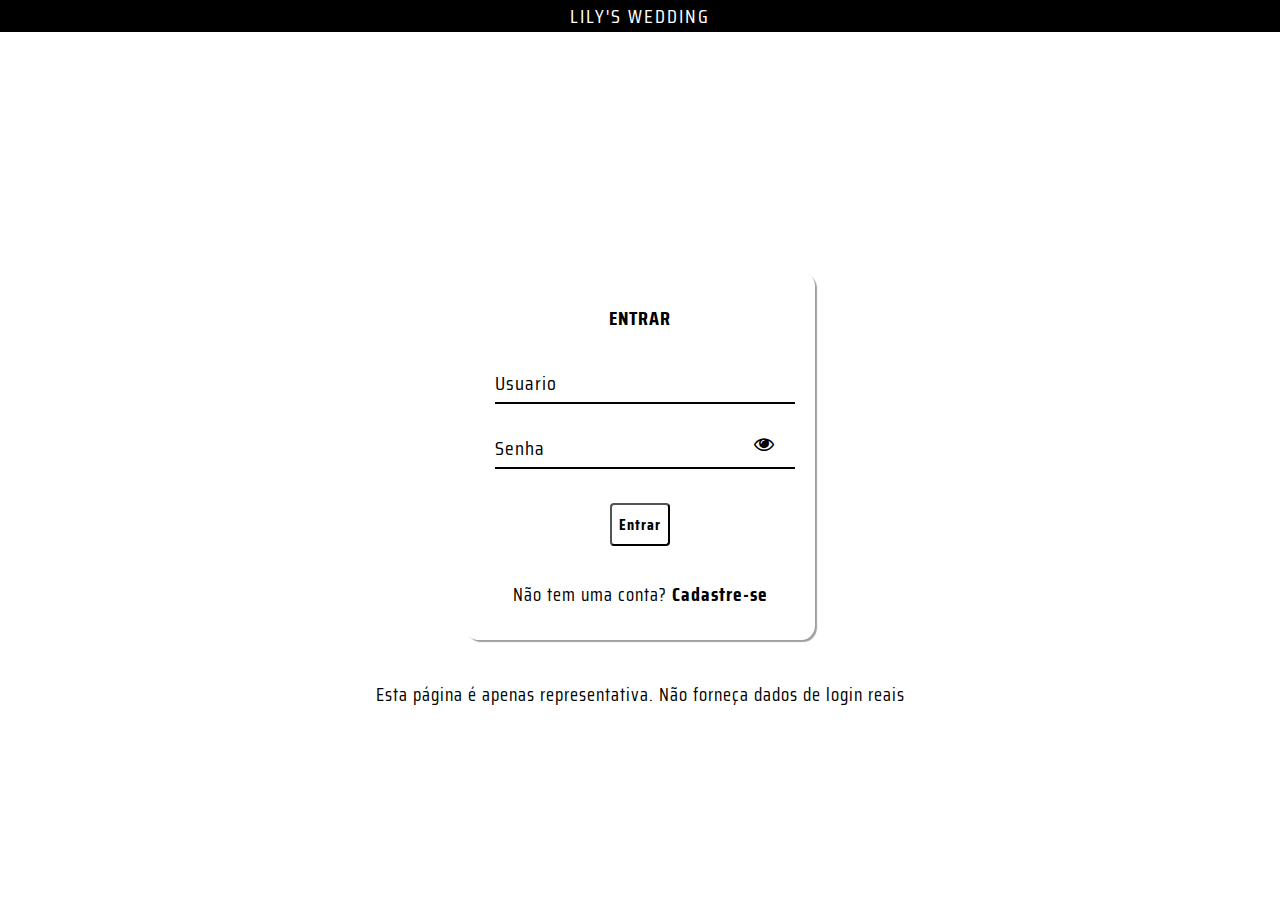
<file: login/index.html>
<!DOCTYPE html>
<html lang="pt-br">
  <head>
    <meta charset="UTF-8" />
    <meta http-equiv="X-UA-Compatible" content="IE=edge" />
    <meta name="viewport" content="width=device-width, initial-scale=1.0" />
    <title>Home</title>
  </head>
  <body>
    <h1 id="logado"></h1>
    
    <button onclick="sair()">Sair</button>

    <script src="index.js"></script>
  </body>
</html>
</file>
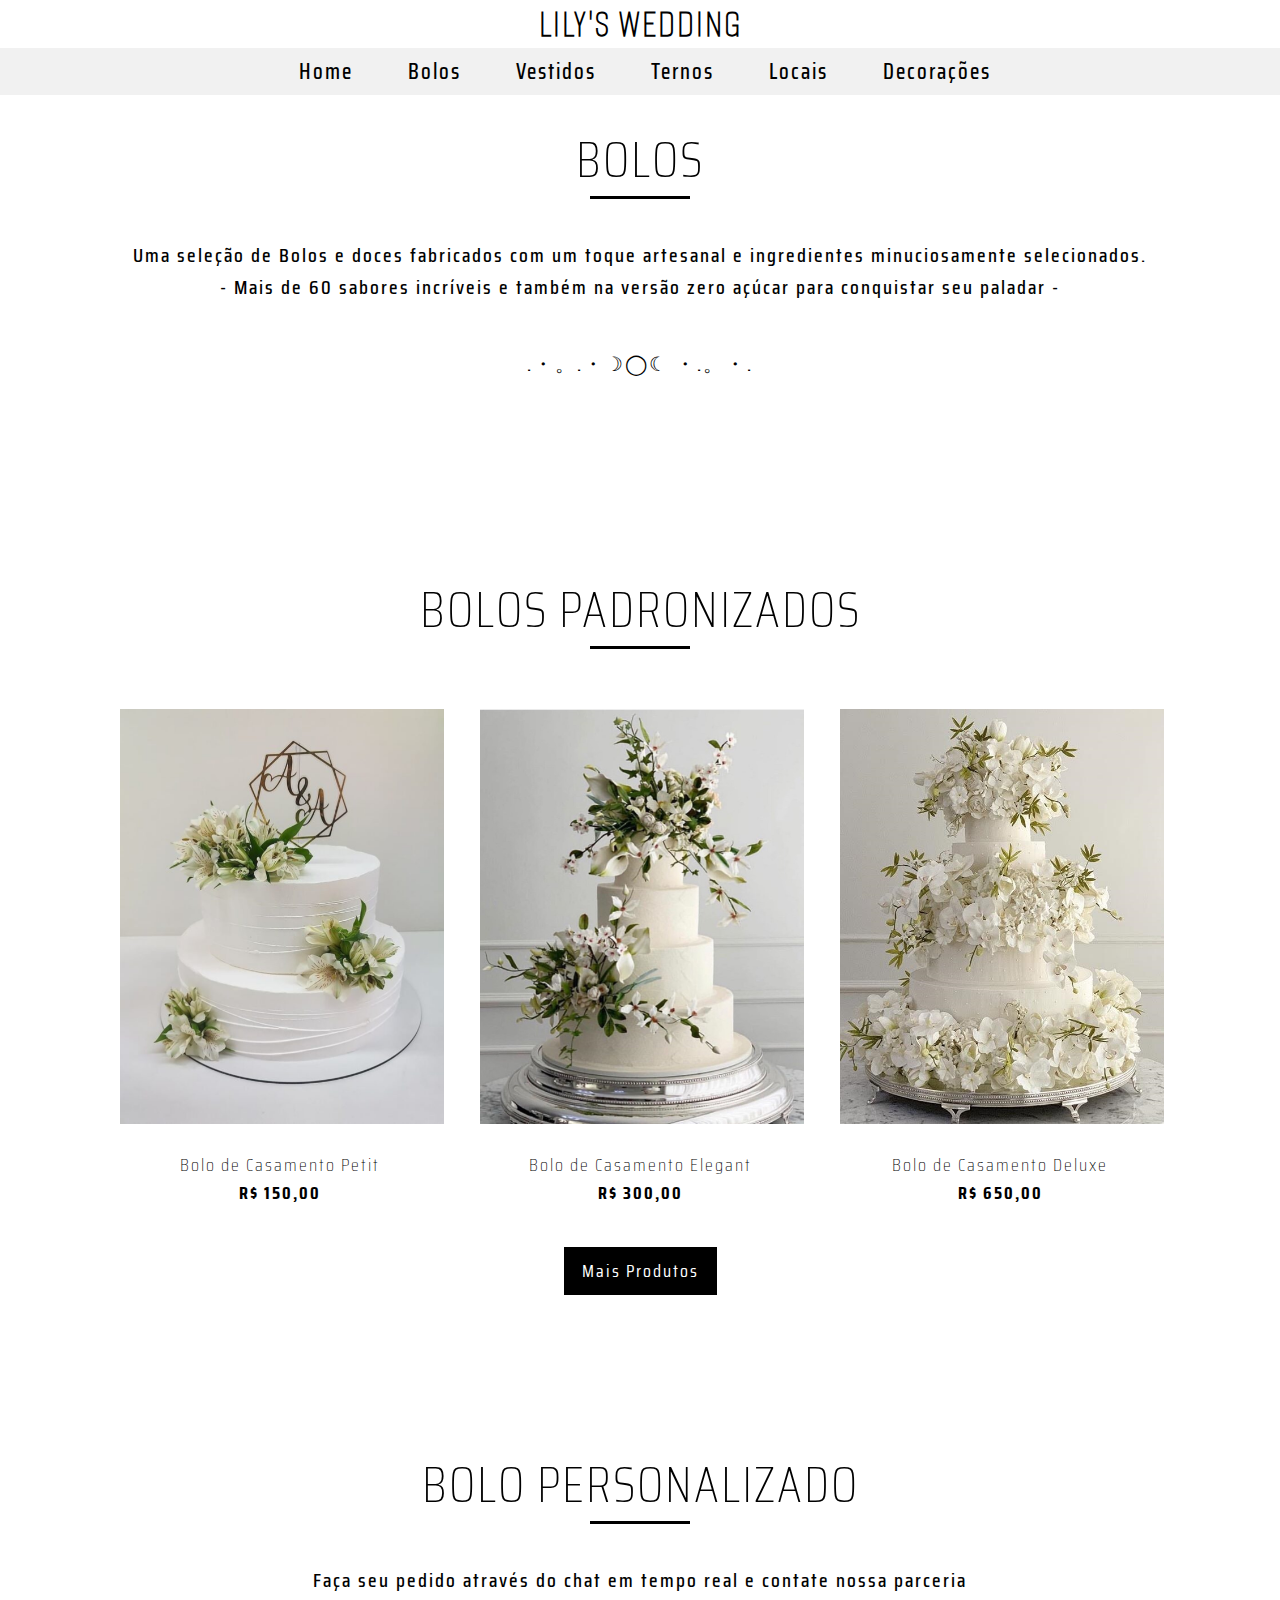
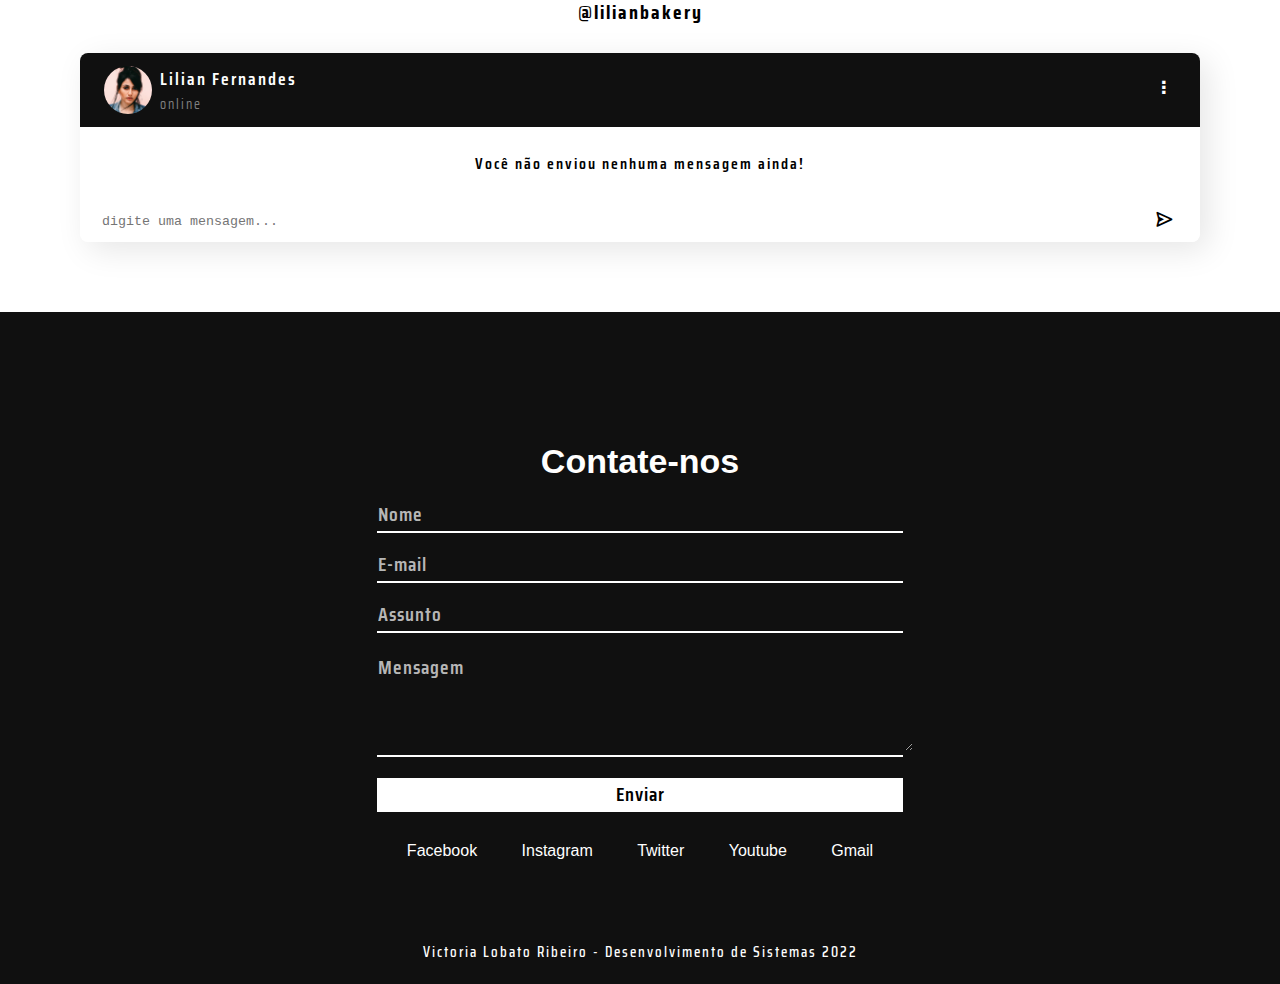
<file: cake.html>
<!DOCTYPE html>
<html lang="pt-BR">
<head>
    <meta charset="UTF-8">
    <meta name="viewport"content="width=device-width, initial-scale=1.0">
    <title>Lily's Wedding || Bolos</title>
    <link rel = "stylesheet" href = "main.css">
    <link rel="stylesheet" href="https://unpkg.com/boxicons@latest/css/boxicons.min.css">
    <link rel="icon" type="image/x-icon" href="img/favicon.ico">

    <script src = "https://ajax.googleapis.com/ajax/libs/jquery/3.1.1/jquery.min.js"></script>

    <!-- Icons Redes Sociais -->
    <link rel="stylesheet" href="https://unpkg.com/boxicons@latest/css/boxicons.min.css">

    <!-- Plus Icon -->
    <link rel="stylesheet" href="https://cdnjs.cloudflare.com/ajax/libs/font-awesome/4.7.0/css/font-awesome.min.css">
    
</head>
<body>
    <!--Navbar-->
    <div class="navbar">
        <div class = "max-width"></div>
            <div class="logo"><h1>LILY'S WEDDING</h1></div>
            <div class="shop">
                <a href="#"><i class='bx bx-user' title="Login/Cadastrar"></i></a>
                <a href="#"><i class='bx bx-heart' title="Favoritos"></i><span>0</span></a>
                <a href="cart.html" class="cart-icon"><i class='bx bx-shopping-bag' title="Carrinho"></i><span>0</span></a>
            </div>
      
            <ul class="menu">
                <li> <a href="index.html">Home</a> </li>
                <li> <a href="cake.html">Bolos</a> </li>   
                <li> <a href="dress.html">Vestidos</a> </li>
                <li> <a href="suits.html">Ternos</a> </li>
                <li> <a href="local.html">Locais</a> </li> 
                <li> <a href="deco.html">Decorações</a> </li>
            </ul>
        </div>
    </div>

    <!--Sessão - Tópicos em Destaque-->
    <section class="topics" id="topics">
        <div class = "max-width">
            <h2 class = "title">Bolos</h2>
            <p class="text">Uma seleção de Bolos e doces fabricados com um toque artesanal e ingredientes minuciosamente selecionados. <br> - Mais de 60 sabores incríveis e também na versão zero açúcar para conquistar seu paladar -</p>
            <a href="#"></a>
            <br>
            <p class="text">.・。.・☽◯☾ ・.。・.</p>
        </div>
    </section>

    <!--Sessão - Bolos Padronizados-->
    <section class="bolo1" id="bolo1">
        <div class = "max-width">
            <h2 class = "title">Bolos Padronizados</h2>
            <div class = "content">
                <div class="products">
                    <div class="products-uni">
                        <div class="image">
                            <button class="cart-btn">Adicionar ao Carrinho</button>
                            <a href=""><img src="img/cake1.png" alt=""></a>
                        </div>
                        <p>Bolo de Casamento Petit<br><span>R$ 150,00</span></p>
                    </div>
                
                    <div class="products-uni">
                        <div class="image">
                            <button class="cart-btn">Adicionar ao Carrinho</button>
                            <a href=""><img src="img/cake2.png" alt=""></a>
                        </div>
                        <p>Bolo de Casamento Elegant<br><span>R$ 300,00</span></p>
                    </div>
        
                    <div class="products-uni">
                        <div class="image">
                            <button class="cart-btn">Adicionar ao Carrinho</button>
                            <a href=""><img src="img/cake3.png" alt=""></a>
                        </div>
                        <p>Bolo de Casamento Deluxe<br><span>R$ 650,00</span></p>
                    </div>
                </div>
                <div class="info"><a href="#MaisProdutos">Mais Produtos</a></div>
            </div>
        </div>
    </section>

    <!--Sessão - Bolos Personalizados-->
    <section class="short" id="bolo2">
        <div class = "max-width">
            <h2 class = "title">Bolo Personalizado</h2>
            <p class="text">Faça seu pedido através do chat em tempo real e contate nossa parceria <br> <strong>@lilianbakery</strong></p>
            <br>
            
            <div class = "chatbox-wrapper">
                <div class = "chatbox-header">
                    <div class = "chatbox-profile">
                        <img src="img/p1.png" alt="" class="chatbox-image">
                        <div>
                            <h4 class="chatbox-name">Lilian Fernandes</h4>
                            <p class="chatbox-status">online</p>
                        </div>
                    </div>
                    <div class = "chatbox-dropdown">
                        <i class='bx bx-dots-vertical chatbox-dropdown-toggle'></i>
                        <ul class = "chatbox-dropdown-menu">
                            <li> <a href="#">Buscar</a> </li>
                            <li> <a href="#">Reportar</a> </li>
                        </ul>
                    </div>
                </div>
                <div class="chatbox-content">
                    <h4 class="chatbox-no-message">Você não enviou nenhuma mensagem ainda!</h4>
                    <!-- <div class="chatbox-item-sent">   
                        <span class="chatbox-item-text">
                            xxxxxxxxxxxxxxxxxx
                        </span>
                        <span class="chatbox-item-time">08:30</span>
                    </div> 
                    <div class="chatbox-item-received">   
                        <span class="chatbox-item-text">
                            xxxxxxxxxxxxxxxxxx
                        </span>
                        <span class="chatbox-item-time">08:30</span>
                    </div>  -->
                </div>
                <div class="chatbox-message-bottom">
                   
                    <form action="#" class="chatbox-form">
                        <textarea rows="1" placeholder="digite uma mensagem..." class="chatbox-input"></textarea>
                        <button type="submit" class="chatbox-submit"><i class='bx bx-send' ></i></button>
                    </form>
                </div>
            </div>
        </div>
    </section>

    <!--Sessão - Contato-->
    <section class="footer">
        <div class="newsletter">
            <div class="card">
                <h2>Contate-nos</h2>
                <div class="card-uni">
                    <input type="text" id="nome" autocomplete="off" placeholder="Nome">
                </div>
                <br>
                <div class="card-uni">
                    <input type="email" id="email" autocomplete="off" placeholder="E-mail">
                </div>
                <br>
                <div class="card-uni">
                    <input type="text" id="assunto" autocomplete="off" placeholder="Assunto">
                </div>
                <br>
                <div class="card-uni">
                    <textarea id="mensagem" style="overflow:hidden" style="resize:auto" placeholder="Mensagem" cols="30" rows="10"></textarea>
                </div>
                <p>Fique por dentro das últimas novidades, tendências e promoções.</p>
                <button type="submit"><span>Enviar</span></button>
            </div>
            <div class="networks">
                <a href="#">Facebook</a>
                <a href="#">Instagram</a>
                <a href="#">Twitter</a>
                <a href="#">Youtube</a>
                <a href="#">Gmail</a>
            </div>
        </div>
        <p class="copyr">Victoria Lobato Ribeiro - Desenvolvimento de Sistemas 2022</p>
    </section>
</body>
</html>

<script src="main.js"></script>
<script src="chatbox.js"></script>
</file>
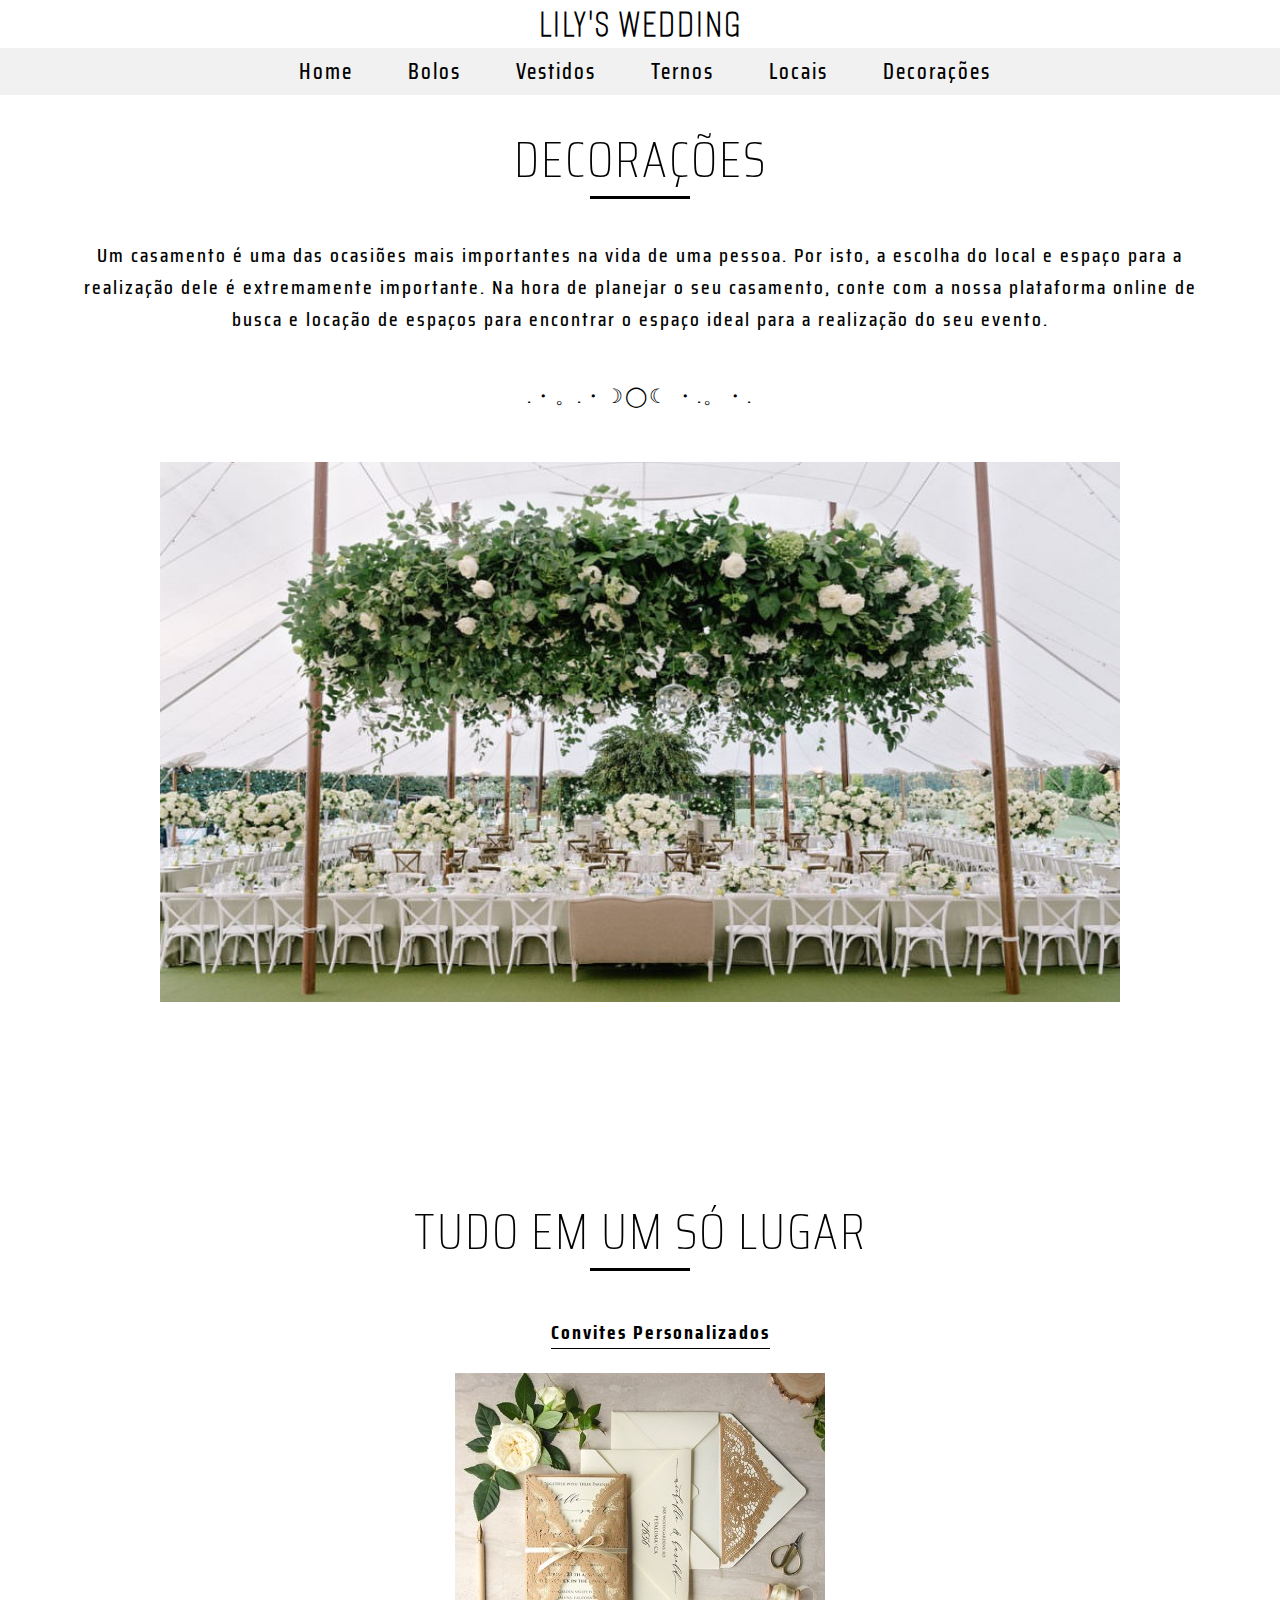
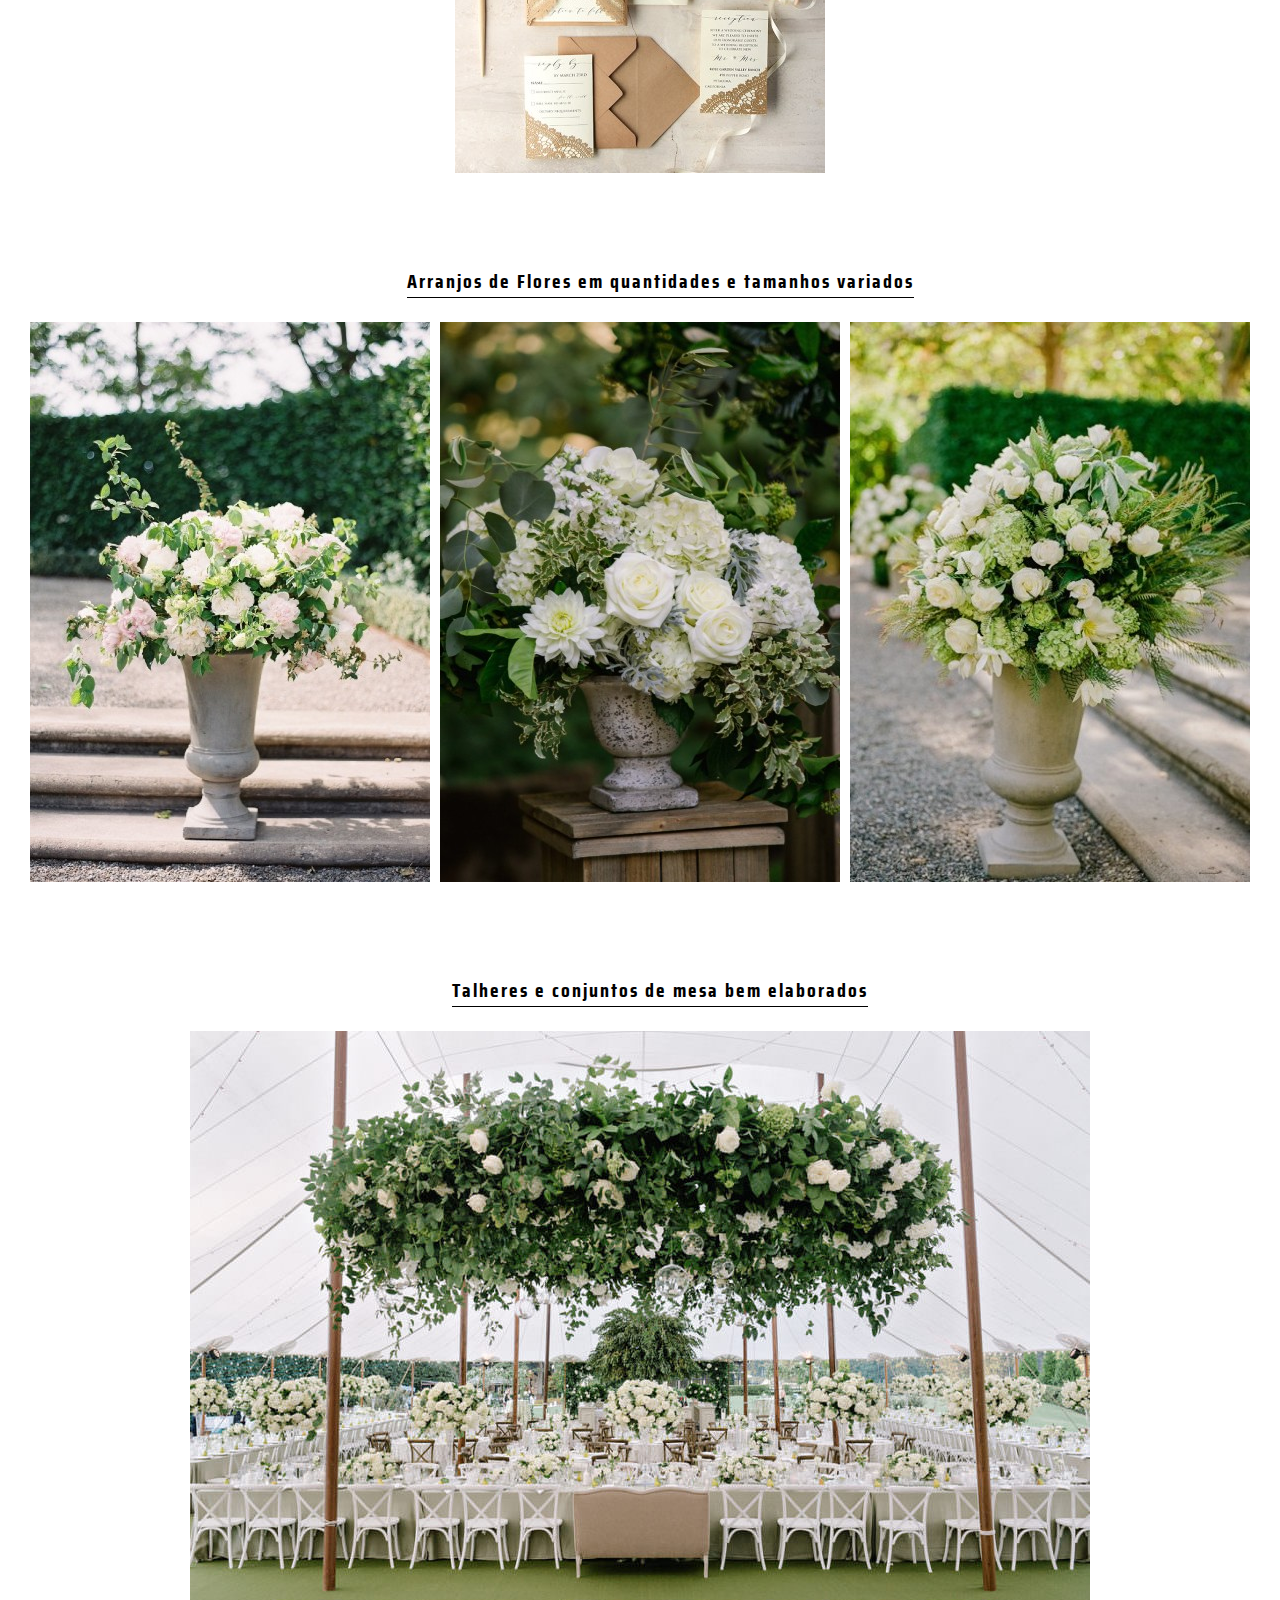
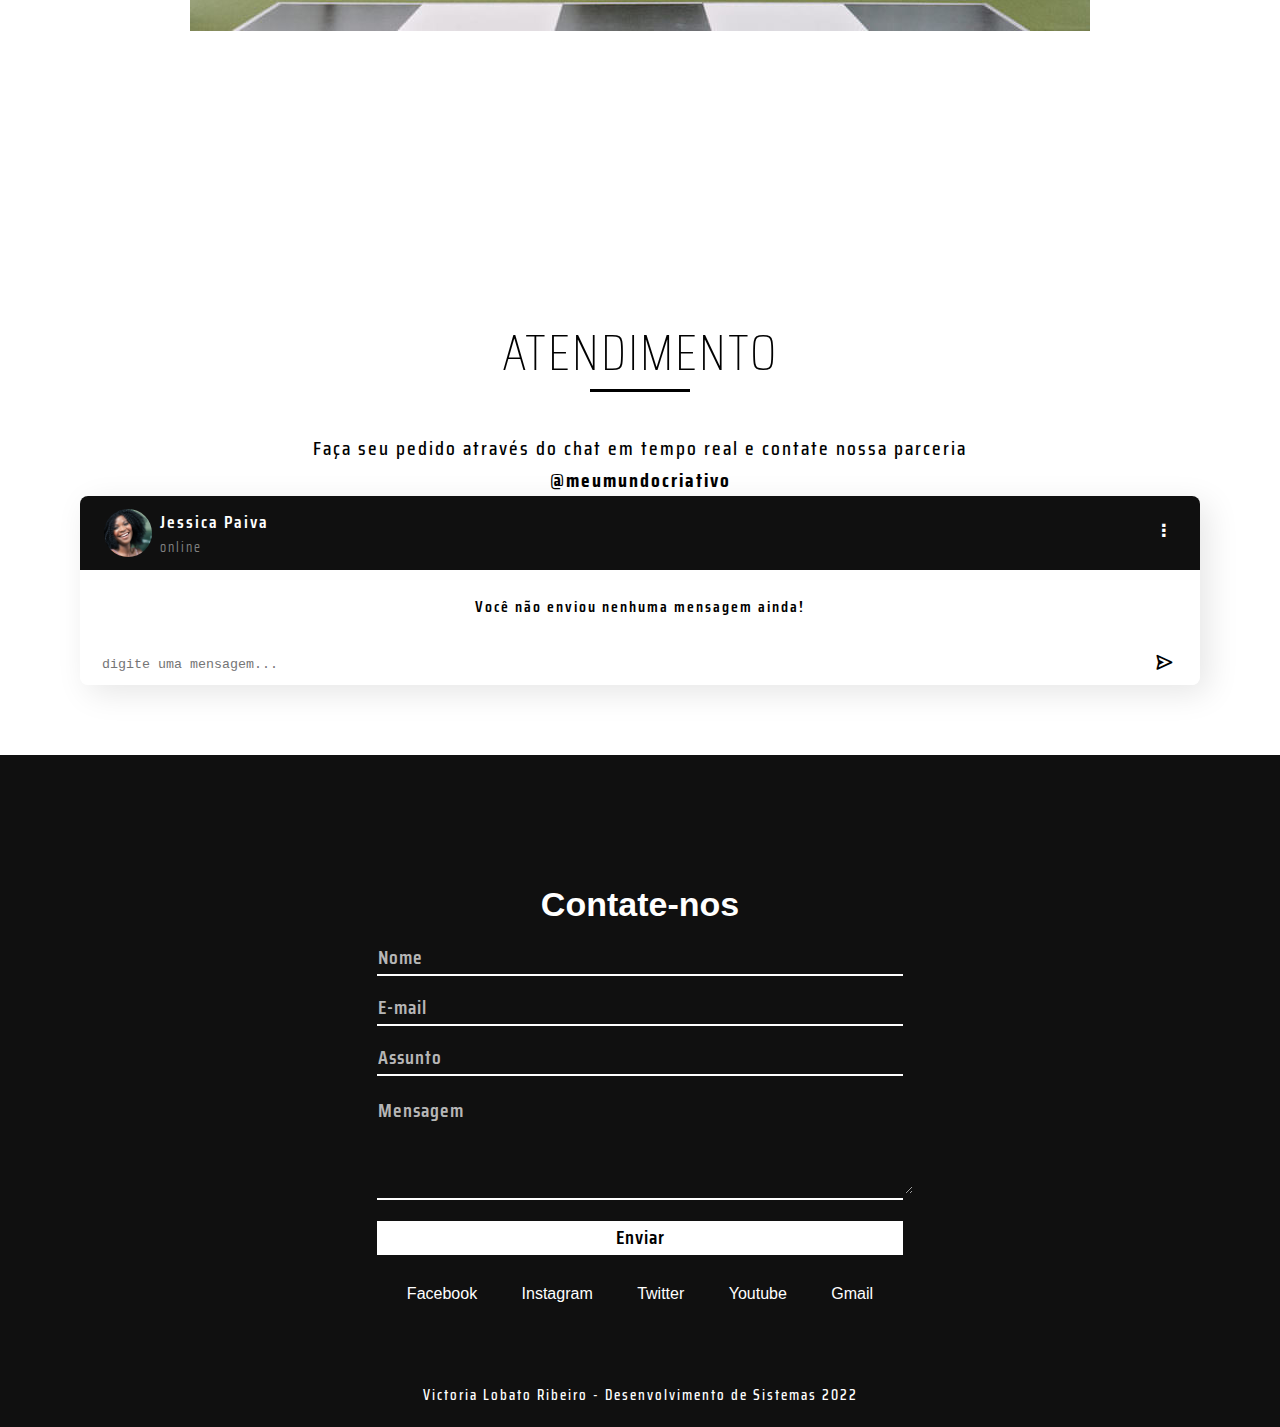
<file: deco.html>
<!DOCTYPE html>
<html lang="pt-BR">
<head>
    <meta charset="UTF-8">
    <meta name="viewport"content="width=device-width, initial-scale=1.0">
    <title>Lily's Wedding || Local</title>
    <link rel = "stylesheet" href = "main.css">
    <link rel="stylesheet" href="https://unpkg.com/boxicons@latest/css/boxicons.min.css">
    <link rel="icon" type="image/x-icon" href="img/favicon.ico">

    <script src = "https://ajax.googleapis.com/ajax/libs/jquery/3.1.1/jquery.min.js"></script>

    <!-- Icons Redes Sociais -->
    <link rel="stylesheet" href="https://unpkg.com/boxicons@latest/css/boxicons.min.css">

    <!-- Plus Icon -->
    <link rel="stylesheet" href="https://cdnjs.cloudflare.com/ajax/libs/font-awesome/4.7.0/css/font-awesome.min.css">
    
</head>
<body>
    <!--Navbar-->
  <div class="navbar">
      <div class = "max-width"></div>
          <div class="logo"><h1>LILY'S WEDDING</h1></div>
          <div class="shop">
              <a href="#"><i class='bx bx-user' title="Login/Cadastrar"></i></a>
              <a href="#"><i class='bx bx-heart' title="Favoritos"></i><span>0</span></a>
              <a href="cart.html" class="cart-icon"><i class='bx bx-shopping-bag' title="Carrinho"></i><span>0</span></a>
          </div>
    
          <ul class="menu">
            <li> <a href="index.html">Home</a> </li>
            <li> <a href="cake.html">Bolos</a> </li>   
            <li> <a href="dress.html">Vestidos</a> </li>
            <li> <a href="suits.html">Ternos</a> </li>
            <li> <a href="local.html">Locais</a> </li> 
            <li> <a href="deco.html">Decorações</a> </li>
          </ul>
      </div>
  </div>

      <!--Sessão - Tópicos em Destaque-->
      <section class="topics" id="topics">
        <div class = "max-width">
            <h2 class = "title">Decorações</h2>
            <p class="text">
                Um casamento é uma das ocasiões mais importantes na vida de uma pessoa. 
                Por isto, a escolha do local e espaço para a realização dele é extremamente importante. 
                Na hora de planejar o seu casamento, conte com a nossa plataforma online de busca e 
                locação de espaços para encontrar o espaço ideal para a realização do seu evento.
            </p>
            <br>
            <p class="text">.・。.・☽◯☾ ・.。・.</p>
            <br><br>
            <div class="local_img"><img src="img/deco0.png" alt=""></div>
        </div>
    </section>

    <section class="topics" id="topics">
        <div class = "max-width">
            <h2 class = "title">Tudo em um só lugar</h2>
            <br>
            <p class="local_text"><strong>Convites Personalizados</strong></p>
            <div class="deco_div">
                <div class=""><a href="#"><img src="img/deco.png" alt=""></a></div>
            </div>
            
            <p class="local_text"><strong>Arranjos de Flores em quantidades e tamanhos variados</strong></p>
            <div class="deco_div">
                <div class=""><a href="#"><img src="img/deco2.png" alt=""></a></div>
                <div class=""><a href="#"><img src="img/deco3.png" alt=""></a></div>
                <div class=""><a href="#"><img src="img/deco4.png" alt=""></a></div>
            </div>
            <p class="local_text"><strong>Talheres e conjuntos de mesa bem elaborados</strong></p>
            <div class="deco_div">
                <div class=""><a href="#"><img src="img/deco7.png" alt=""></a></div>
            </div>
        </div>
    </section>

      <!--Sessão - Chat-->
    <section class="short">
        <div class = "max-width">
            <h2 class = "title">Atendimento</h2>
            <p class="text">Faça seu pedido através do chat em tempo real e contate nossa parceria <br> <strong>@meumundocriativo</strong></p>
            
            <div class = "chatbox-wrapper">
                <div class = "chatbox-header">
                    <div class = "chatbox-profile">
                        <img src="img/p4.png" alt="" class="chatbox-image">
                        <div>
                            <h4 class="chatbox-name">Jessica Paiva</h4>
                            <p class="chatbox-status">online</p>
                        </div>
                    </div>
                    <div class = "chatbox-dropdown">
                        <i class='bx bx-dots-vertical chatbox-dropdown-toggle'></i>
                        <ul class = "chatbox-dropdown-menu">
                            <li> <a href="#">Search</a> </li>
                            <li> <a href="#">Reportar</a> </li>
                        </ul>
                    </div>
                </div>
                <div class="chatbox-content">
                    <h4 class="chatbox-no-message">Você não enviou nenhuma mensagem ainda!</h4>
                    <!-- <div class="chatbox-item-sent">   
                        <span class="chatbox-item-text">
                            xxxxxxxxxxxxxxxxxx
                        </span>
                        <span class="chatbox-item-time">08:30</span>
                    </div> 
                    <div class="chatbox-item-received">   
                        <span class="chatbox-item-text">
                            xxxxxxxxxxxxxxxxxx
                        </span>
                        <span class="chatbox-item-time">08:30</span>
                    </div>  -->
                </div>
                <div class="chatbox-message-bottom">
                    <form action="#" class="chatbox-form">
                        <textarea rows="1" placeholder="digite uma mensagem..." class="chatbox-input"></textarea>
                        <button type="submit" class="chatbox-submit"><i class='bx bx-send' ></i></button>
                    </form>
                </div>
            </div>
        </div>
    </section>

    <!-- Rodapé -->
    <section class="footer">
        <div class="newsletter">
            <div class="card">
                <h2>Contate-nos</h2>
                <div class="card-uni">
                    <input type="text" id="nome" autocomplete="off" placeholder="Nome">
                </div>
                <br>
                <div class="card-uni">
                    <input type="email" id="email" autocomplete="off" placeholder="E-mail">
                </div>
                <br>
                <div class="card-uni">
                    <input type="text" id="assunto" autocomplete="off" placeholder="Assunto">
                </div>
                <br>
                <div class="card-uni">
                    <textarea id="mensagem" style="overflow:hidden" style="resize:auto" placeholder="Mensagem" cols="30" rows="10"></textarea>
                </div>
                <p>Fique por dentro das últimas novidades, tendências e promoções.</p>
                <button type="submit"><span>Enviar</span></button>
            </div>
            <div class="networks">
                <a href="#">Facebook</a>
                <a href="#">Instagram</a>
                <a href="#">Twitter</a>
                <a href="#">Youtube</a>
                <a href="#">Gmail</a>
            </div>
        </div>
        <p class="copyr">Victoria Lobato Ribeiro - Desenvolvimento de Sistemas 2022</p>
    </section>
</body>
</html>

<script src="main.js"></script>
</file>
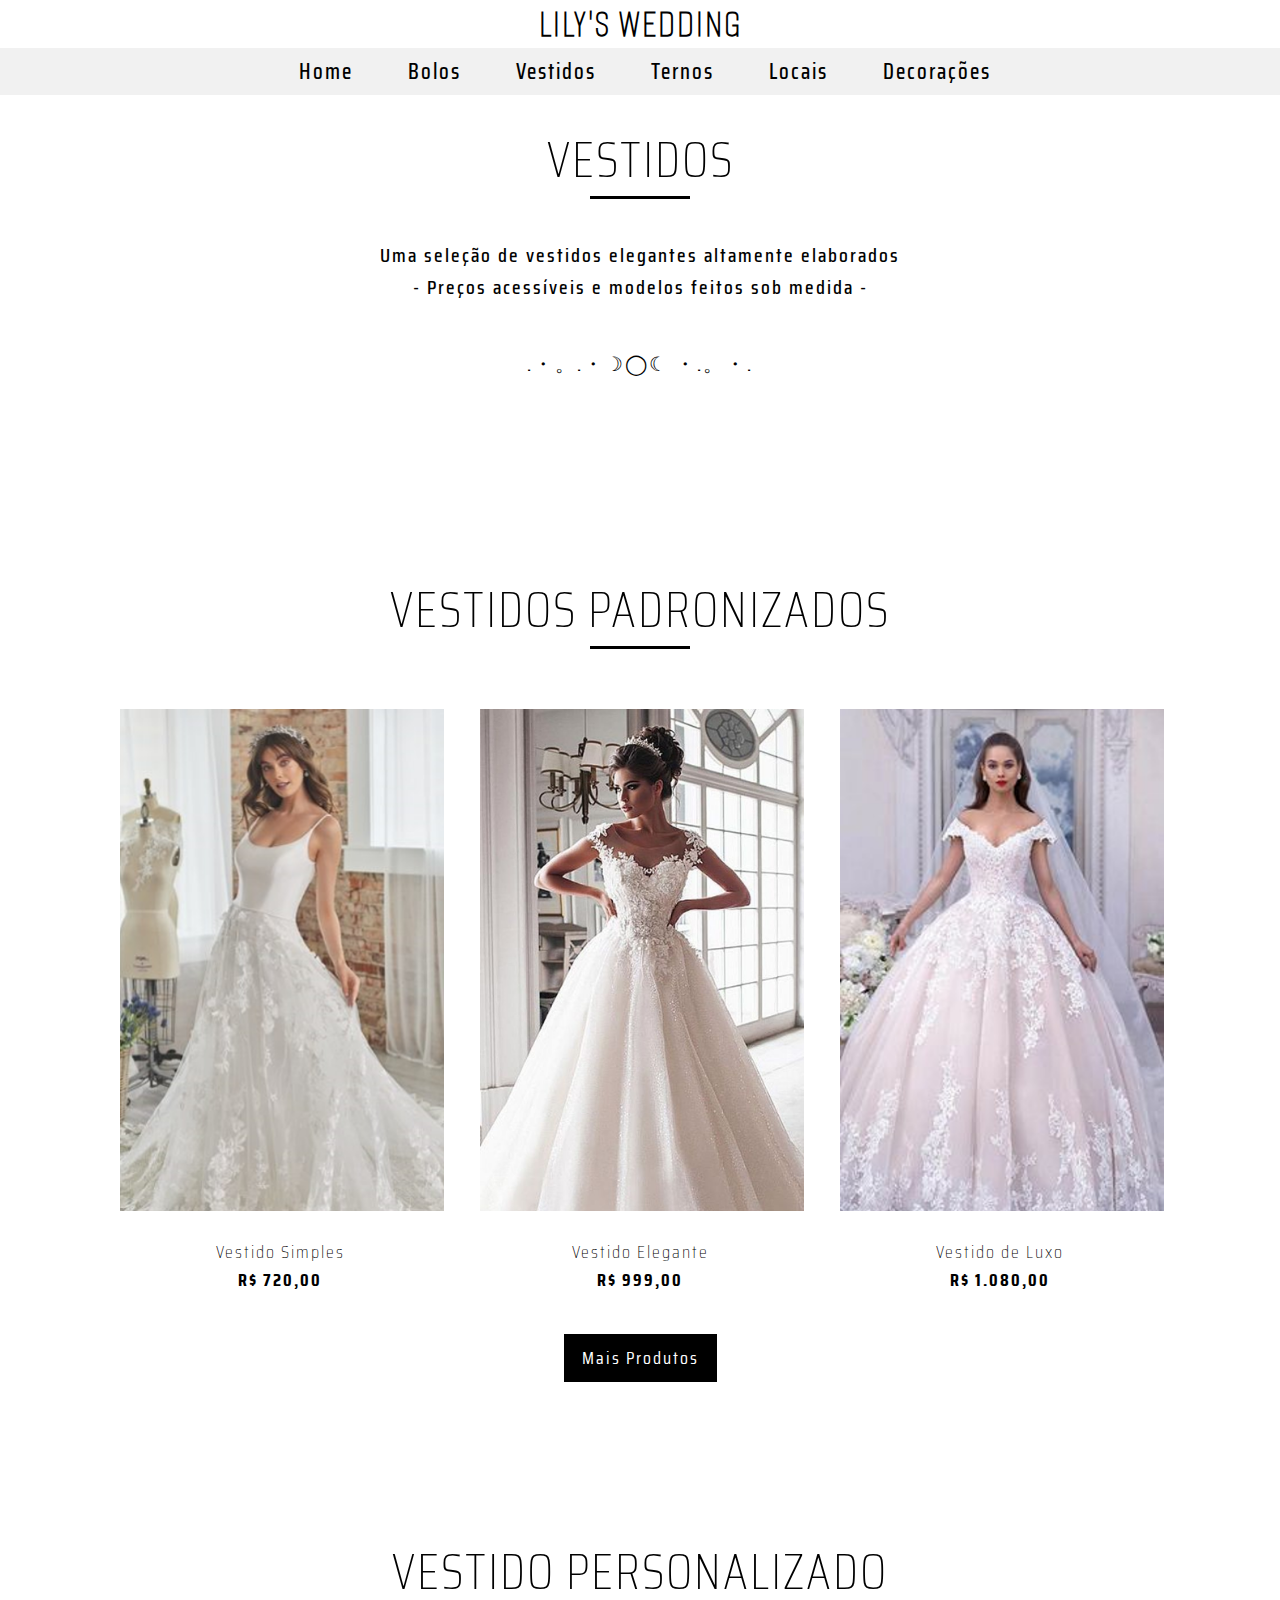
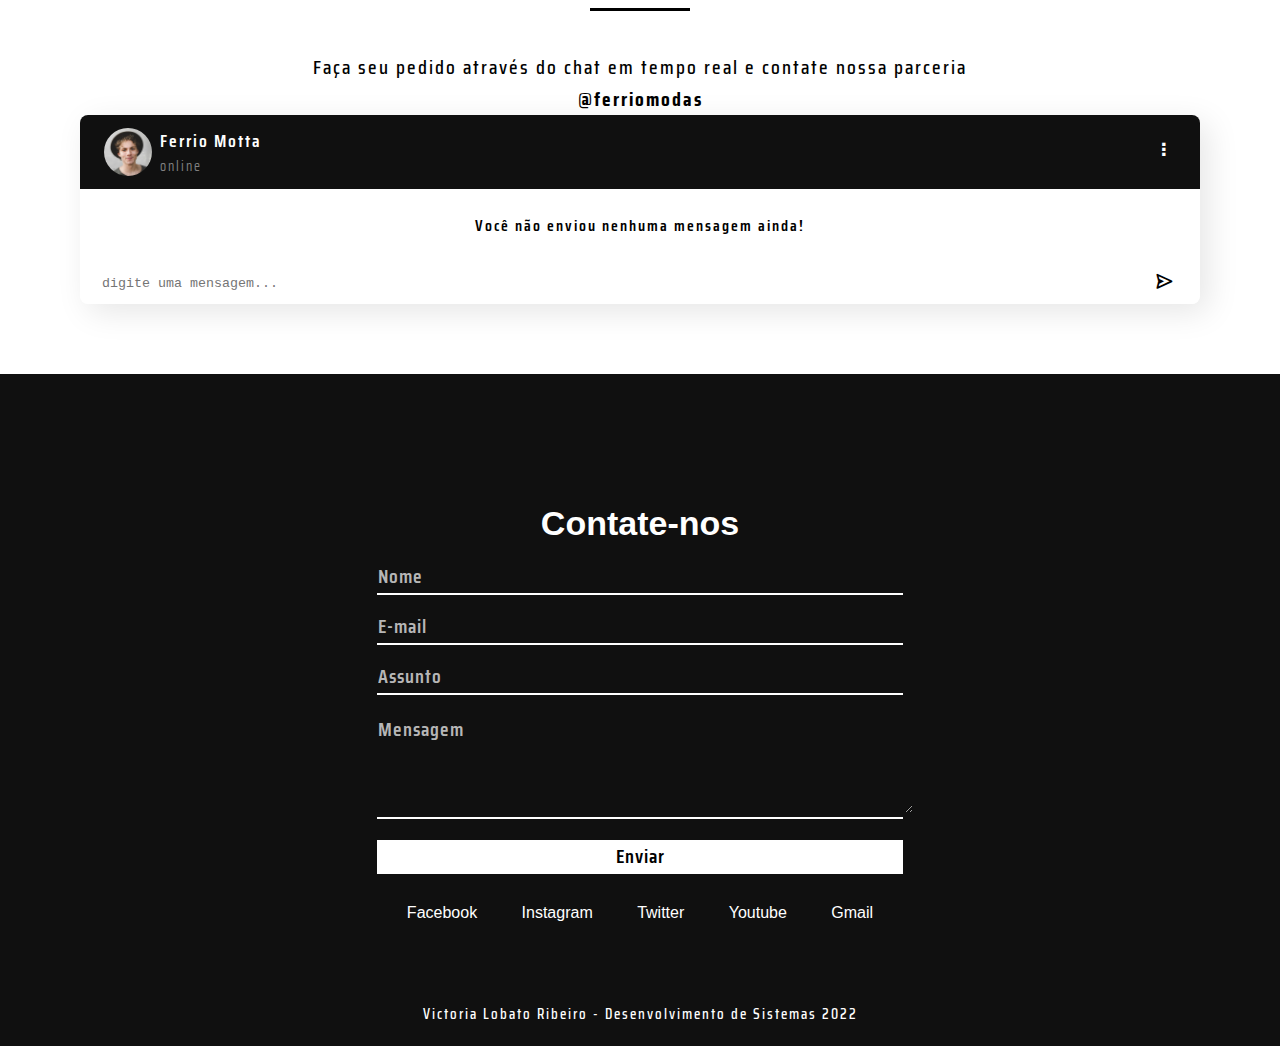
<file: dress.html>
<!DOCTYPE html>
<html lang="pt-BR">
<head>
    <meta charset="UTF-8">
    <meta name="viewport"content="width=device-width, initial-scale=1.0">
    <title>Lily's Wedding || Vestidos</title>
    <link rel = "stylesheet" href = "main.css">
    <link rel="stylesheet" href="https://unpkg.com/boxicons@latest/css/boxicons.min.css">
    <link rel="icon" type="image/x-icon" href="img/favicon.ico">

    <script src = "https://ajax.googleapis.com/ajax/libs/jquery/3.1.1/jquery.min.js"></script>

    <!-- Icons Redes Sociais -->
    <link rel="stylesheet" href="https://unpkg.com/boxicons@latest/css/boxicons.min.css">

    <!-- Plus Icon -->
    <link rel="stylesheet" href="https://cdnjs.cloudflare.com/ajax/libs/font-awesome/4.7.0/css/font-awesome.min.css">
    
</head>
<body>
    <!--Navbar-->
    <div class="navbar">
        <div class = "max-width"></div>
            <div class="logo"><h1>LILY'S WEDDING</h1></div>
            <div class="shop">
                <a href="#"><i class='bx bx-user' title="Login/Cadastrar"></i></a>
                <a href="#"><i class='bx bx-heart' title="Favoritos"></i><span>0</span></a>
                <a href="cart.html" class="cart-icon"><i class='bx bx-shopping-bag' title="Carrinho"></i><span>0</span></a>
            </div>
      
            <ul class="menu">
                <li> <a href="index.html">Home</a> </li>
                <li> <a href="cake.html">Bolos</a> </li>   
                <li> <a href="dress.html">Vestidos</a> </li>
                <li> <a href="suits.html">Ternos</a> </li>
                <li> <a href="local.html">Locais</a> </li> 
                <li> <a href="deco.html">Decorações</a> </li>
            </ul>
        </div>
    </div>

      <!--Sessão - Tópicos em Destaque-->
      <section class="topics" id="topics">
        <div class = "max-width">
            <h2 class = "title">Vestidos</h2>
            <p class="text">Uma seleção de vestidos elegantes altamente elaborados <br> - Preços acessíveis e modelos feitos sob medida -</p>
            <br>
            <p class="text">.・。.・☽◯☾ ・.。・.</p>
        </div>
    </section>

    <span class="cart-btn"></span>
    <span class="cart-btn"></span>
    <span class="cart-btn"></span>

    <!--Sessão - Vestidos Padronizados-->
    <section class="bolo1" id="dress1">
        <div class = "max-width">
            <h2 class = "title">Vestidos Padronizados</h2>
            <div class = "content">
                <div class="products">
                    <div class="products-uni">
                        <div class="image">
                            <button class="cart-btn">Adicionar ao Carrinho</button>
                            <a href="dress1.html"><img src="img/dress1.png" alt=""></a>
                        </div>
                        <p>Vestido Simples<br><span>R$ 720,00</span></p>
                    </div>
                
                    <div class="products-uni">
                        <div class="image">
                            <button class="cart-btn">Adicionar ao Carrinho</button>
                            <a href="dress2.html"><img src="img/dress2.png" alt=""></a>
                        </div>
                        <p>Vestido Elegante<br><span>R$ 999,00</span></p>
                    </div>
        
                    <div class="products-uni">
                        <div class="image">
                            <button class="cart-btn">Adicionar ao Carrinho</button>
                            <a href="dress3.html"><img src="img/dress3.png" alt=""></a>
                        </div>
                        <p>Vestido de Luxo<br><span>R$ 1.080,00</span></p>
                    </div>
                </div>
                <div class="info"><a href="#MaisProdutos">Mais Produtos</a></div>
            </div>
        </div>
    </section>

    <!--Sessão - Bolos Personalizados-->
    <section class="short" id="bolo2">
        <div class = "max-width">
            <h2 class = "title">Vestido Personalizado</h2>
            <p class="text">Faça seu pedido através do chat em tempo real e contate nossa parceria <br> <strong>@ferriomodas</strong></p>
            
            <div class = "chatbox-wrapper">
                <div class = "chatbox-header">
                    <div class = "chatbox-profile">
                        <img src="img/p2.png" alt="" class="chatbox-image">
                        <div>
                            <h4 class="chatbox-name">Ferrio Motta</h4>
                            <p class="chatbox-status">online</p>
                        </div>
                    </div>
                    <div class = "chatbox-dropdown">
                        <i class='bx bx-dots-vertical chatbox-dropdown-toggle'></i>
                        <ul class = "chatbox-dropdown-menu">
                            <li> <a href="#">Search</a> </li>
                            <li> <a href="#">Reportar</a> </li>
                        </ul>
                    </div>
                </div>
                <div class="chatbox-content">
                    <h4 class="chatbox-no-message">Você não enviou nenhuma mensagem ainda!</h4>
                    <!-- <div class="chatbox-item-sent">   
                        <span class="chatbox-item-text">
                            xxxxxxxxxxxxxxxxxx
                        </span>
                        <span class="chatbox-item-time">08:30</span>
                    </div> 
                    <div class="chatbox-item-received">   
                        <span class="chatbox-item-text">
                            xxxxxxxxxxxxxxxxxx
                        </span>
                        <span class="chatbox-item-time">08:30</span>
                    </div>  -->
                </div>
                <div class="chatbox-message-bottom">
                    <form action="#" class="chatbox-form">
                        <textarea rows="1" placeholder="digite uma mensagem..." class="chatbox-input"></textarea>
                        <button type="submit" class="chatbox-submit"><i class='bx bx-send' ></i></button>
                    </form>
                </div>
            </div>
        </div>
    </section>

    <!--Sessão - Contato-->
    <section class="footer">
        <div class="newsletter">
            <div class="card">
                <h2>Contate-nos</h2>
                <div class="card-uni">
                    <input type="text" id="nome" autocomplete="off" placeholder="Nome">
                </div>
                <br>
                <div class="card-uni">
                    <input type="email" id="email" autocomplete="off" placeholder="E-mail">
                </div>
                <br>
                <div class="card-uni">
                    <input type="text" id="assunto" autocomplete="off" placeholder="Assunto">
                </div>
                <br>
                <div class="card-uni">
                    <textarea id="mensagem" style="overflow:hidden" style="resize:auto" placeholder="Mensagem" cols="30" rows="10"></textarea>
                </div>
                <p>Fique por dentro das últimas novidades, tendências e promoções.</p>
                <button type="submit"><span>Enviar</span></button>
            </div>
            <div class="networks">
                <a href="#">Facebook</a>
                <a href="#">Instagram</a>
                <a href="#">Twitter</a>
                <a href="#">Youtube</a>
                <a href="#">Gmail</a>
            </div>
        </div>
        <p class="copyr">Victoria Lobato Ribeiro - Desenvolvimento de Sistemas 2022</p>
    </section>
</body>
</html>

<script src="main.js"></script>
<script src="chatbox.js"></script>
</file>
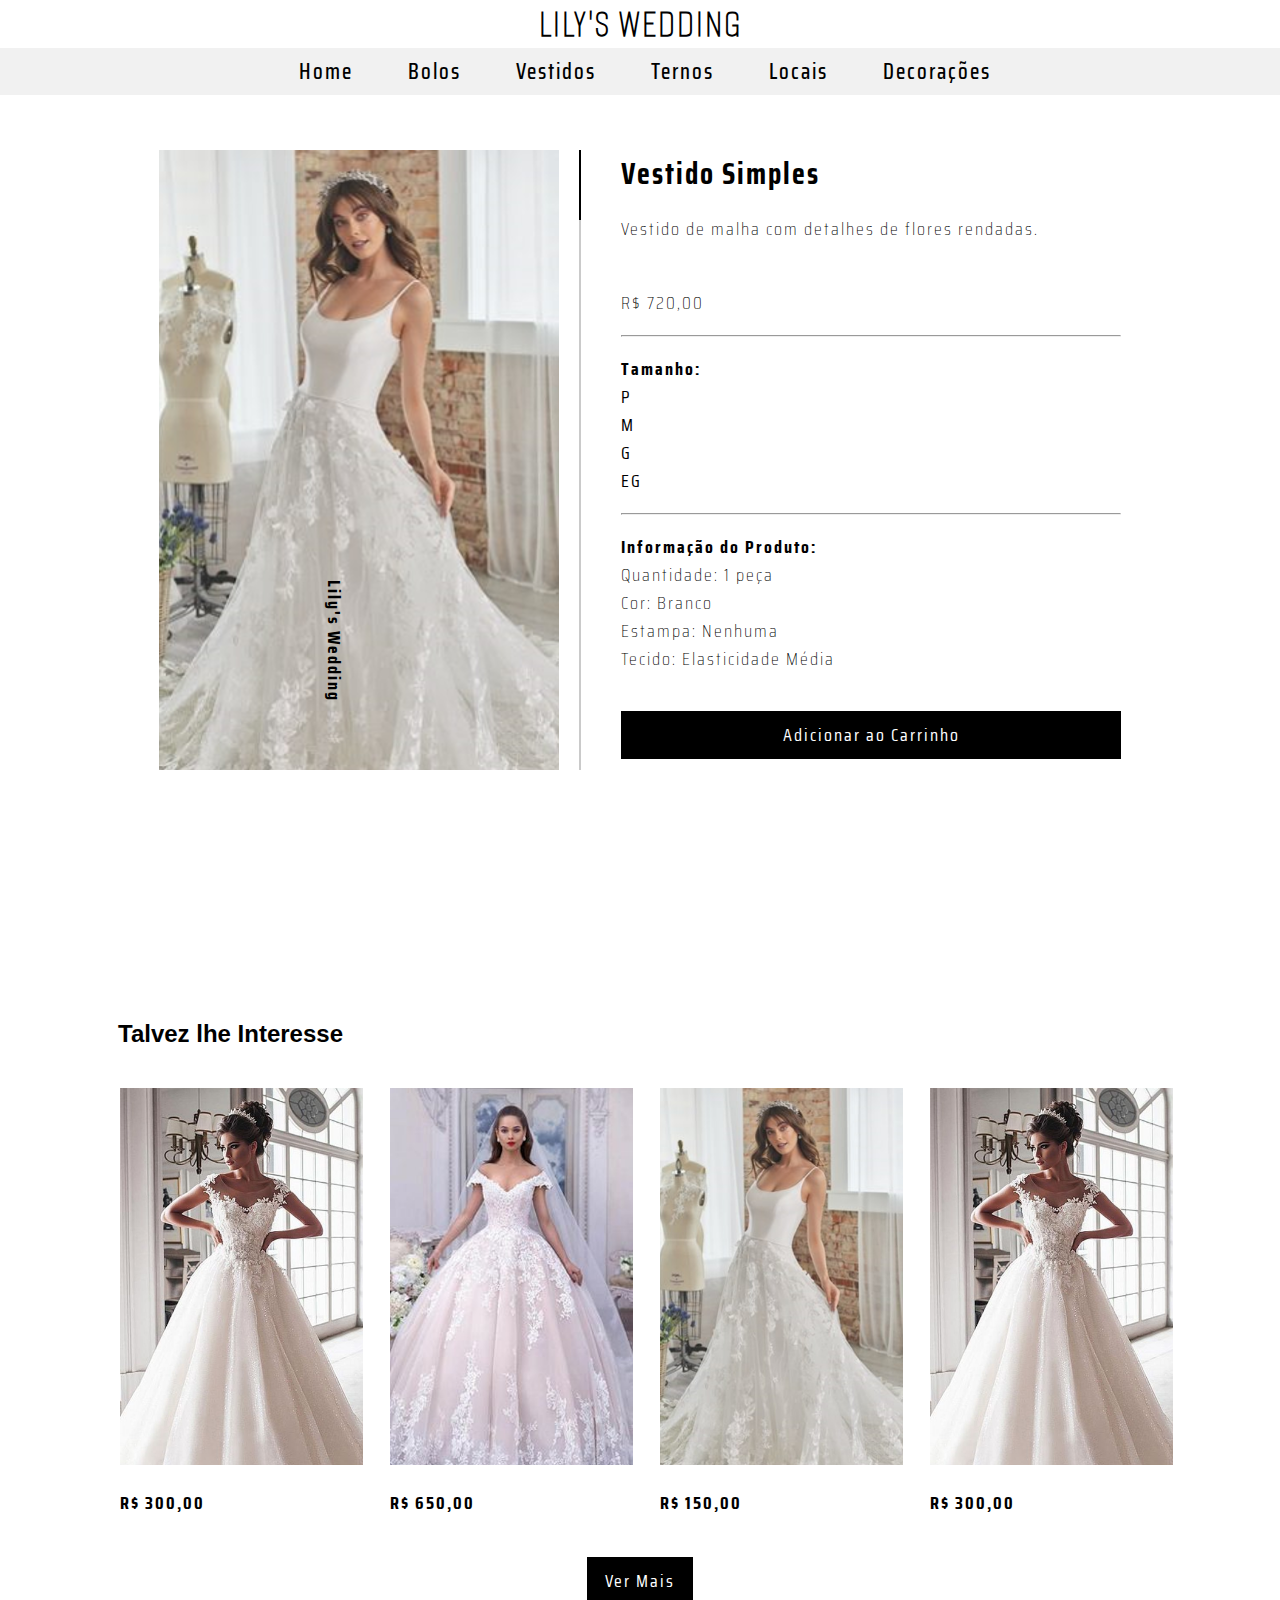
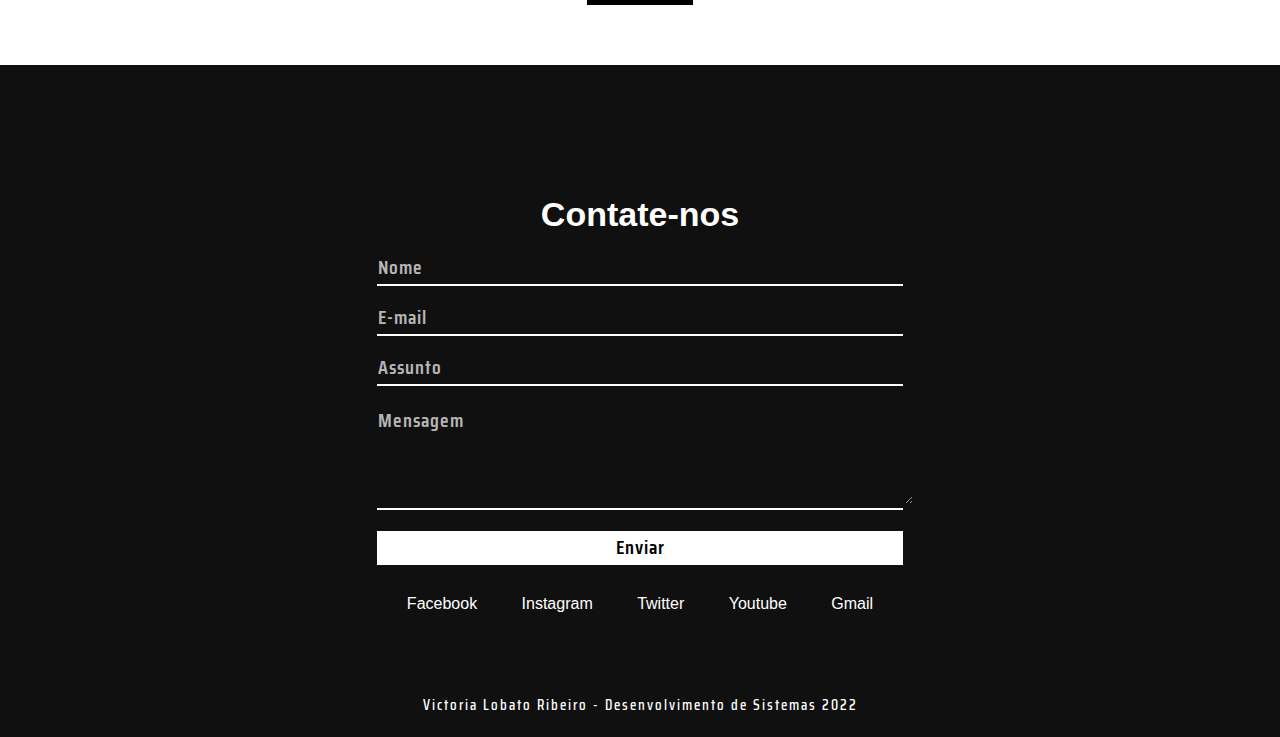
<file: dress1.html>
<!DOCTYPE html>
<html lang="pt-BR">
<head>
    <meta charset="UTF-8">
    <meta name="viewport"content="width=device-width, initial-scale=1.0">
    <title>Lily's Wedding || Comprar</title>
    <link rel = "stylesheet" href = "buy.css">
    <link rel="stylesheet" href="https://unpkg.com/boxicons@latest/css/boxicons.min.css">
    <link rel="icon" type="image/x-icon" href="img/favicon.ico">

    <script src = "https://ajax.googleapis.com/ajax/libs/jquery/3.1.1/jquery.min.js"></script>

    <!-- Icons Redes Sociais -->
    <link rel="stylesheet" href="https://unpkg.com/boxicons@latest/css/boxicons.min.css">

    <!-- Plus Icon -->
    <link rel="stylesheet" href="https://cdnjs.cloudflare.com/ajax/libs/font-awesome/4.7.0/css/font-awesome.min.css">
    
</head>
<body>
  <!--Navbar-->
  <div class="navbar">
      <div class = "max-width"></div>
          <div class="logo"><h1>LILY'S WEDDING</h1></div>
          <div class="shop">
              <a href="#"><i class='bx bx-user' title="Login/Cadastrar"></i></a>
              <a href="#"><i class='bx bx-heart' title="Favoritos"></i><span>0</span></a>
              <a href="cart.html" class="cart-icon"><i class='bx bx-shopping-bag' title="Carrinho"></i><span>0</span></a>
          </div>
    
          <ul class="menu">
            <li> <a href="index.html">Home</a> </li>
            <li> <a href="cake.html">Bolos</a> </li>   
            <li> <a href="dress.html">Vestidos</a> </li>
            <li> <a href="suits.html">Ternos</a> </li>
            <li> <a href="local.html">Locais</a> </li> 
            <li> <a href="deco.html">Decorações</a> </li>
          </ul>
      </div>
  </div>

    <span class="cart-btn"></span>
    <span class="cart-btn"></span>
    <span class="cart-btn"></span>

    <!-- Vestidos -->
    <section class="comprar" id="comprar">
        <div class = "max-width">
            <div class = "content">
                <div class="buy">
                    <div class="buy-img">
                        <img src="img/dress1.png" alt="">
                        <p class="text-dress">Lily's Wedding</p>
                        <div class="solid-dress">
                            <div class="solid-up"></div>
                        </div>
                    </div>
                
                    <div class="buy-txt">
                        <p><span>Vestido Simples</span></p><br>
                        <p>Vestido de malha com detalhes de flores rendadas.</p><br>
                        <p><br>R$ 720,00</p>
                        <form>
                            <br><hr><br>
                            <p id="price">Tamanho:</p>
                            <input type="radio" name="size" value="p" id="myradio2" required>
                            <label for="myradio2">P</label>
                            
                            <input type="radio" name="size" value="m" id="myradio3">
                            <label for="myradio3">M</label>
                            
                            <input type="radio" name="size" value="g" id="myradio4">
                            <label for="myradio4">G</label>
                            
                            <input type="radio" name="size" value="eg" id="myradio5">
                            <label for="myradio5">EG</label>
                            <br><hr><br>
                            <p id="price">Informação do Produto:</p>
                            <p>
                                Quantidade:     1 peça
                                <br>Cor:        Branco
                                <br>Estampa:	Nenhuma
                                <br>Tecido:	    Elasticidade Média
                            </p><br>
                            <button type="submit" class="cart-btn">Adicionar ao Carrinho</button>
                        </form>
                    </div>
                </div>
            </div>
        </div>
    </section>

     <!-- Sugestões -->
     <section class="sugest" id="sugest">
        <div class = "max-width">
            <h2>Talvez lhe Interesse</h2>
            <div class = "content">
                <div class="products">
                    <div class="products-uni">
                        <a href ="dress2.html"><img src="img/dress2.png" alt="" title="Vestido Elegante"></a>
                        <p><span>R$ 300,00</span></p>
                    </div>
                
                    <div class="products-uni">
                        <a href ="dress3.html"><img src="img/dress3.png" alt="" title="Vestido de Luxo"></a>
                        <p><span>R$ 650,00</span></p>
                    </div>
        
                    <div class="products-uni">
                        <a href ="dress1.html"><img src="img/dress1.png" alt="" title="Vestido Simples"></a>
                        <p><span>R$ 150,00</span></p>
                    </div>

                    <div class="products-uni">
                        <a href ="dress2.html"><img src="img/dress2.png" alt="" title="Vestido Elegante"></a>
                        <p><span>R$ 300,00</span></p>
                    </div>
                </div>
                <div class="info"><a href="#VerMais">Ver Mais</a></div>
            </div>
        </div>
    </section>

    <!-- Rodapé -->
    <section class="footer">
        <div class="newsletter">
            <div class="card">
                <h2>Contate-nos</h2>
                <div class="card-uni">
                    <input type="text" id="nome" autocomplete="off" placeholder="Nome">
                </div>
                <br>
                <div class="card-uni">
                    <input type="email" id="email" autocomplete="off" placeholder="E-mail">
                </div>
                <br>
                <div class="card-uni">
                    <input type="text" id="assunto" autocomplete="off" placeholder="Assunto">
                </div>
                <br>
                <div class="card-uni">
                    <textarea id="mensagem" style="overflow:hidden" style="resize:auto" placeholder="Mensagem" cols="30" rows="10"></textarea>
                </div>
                <p>Fique por dentro das últimas novidades, tendências e promoções.</p>
                <button type="submit"><span>Enviar</span></button>
            </div>
            <div class="networks">
                <a href="#">Facebook</a>
                <a href="#">Instagram</a>
                <a href="#">Twitter</a>
                <a href="#">Youtube</a>
                <a href="#">Gmail</a>
            </div>
        </div>
        <p class="copyr">Victoria Lobato Ribeiro - Desenvolvimento de Sistemas 2022</p>
    </section>
</body>
</html>

<script src="main.js"></script>
</file>
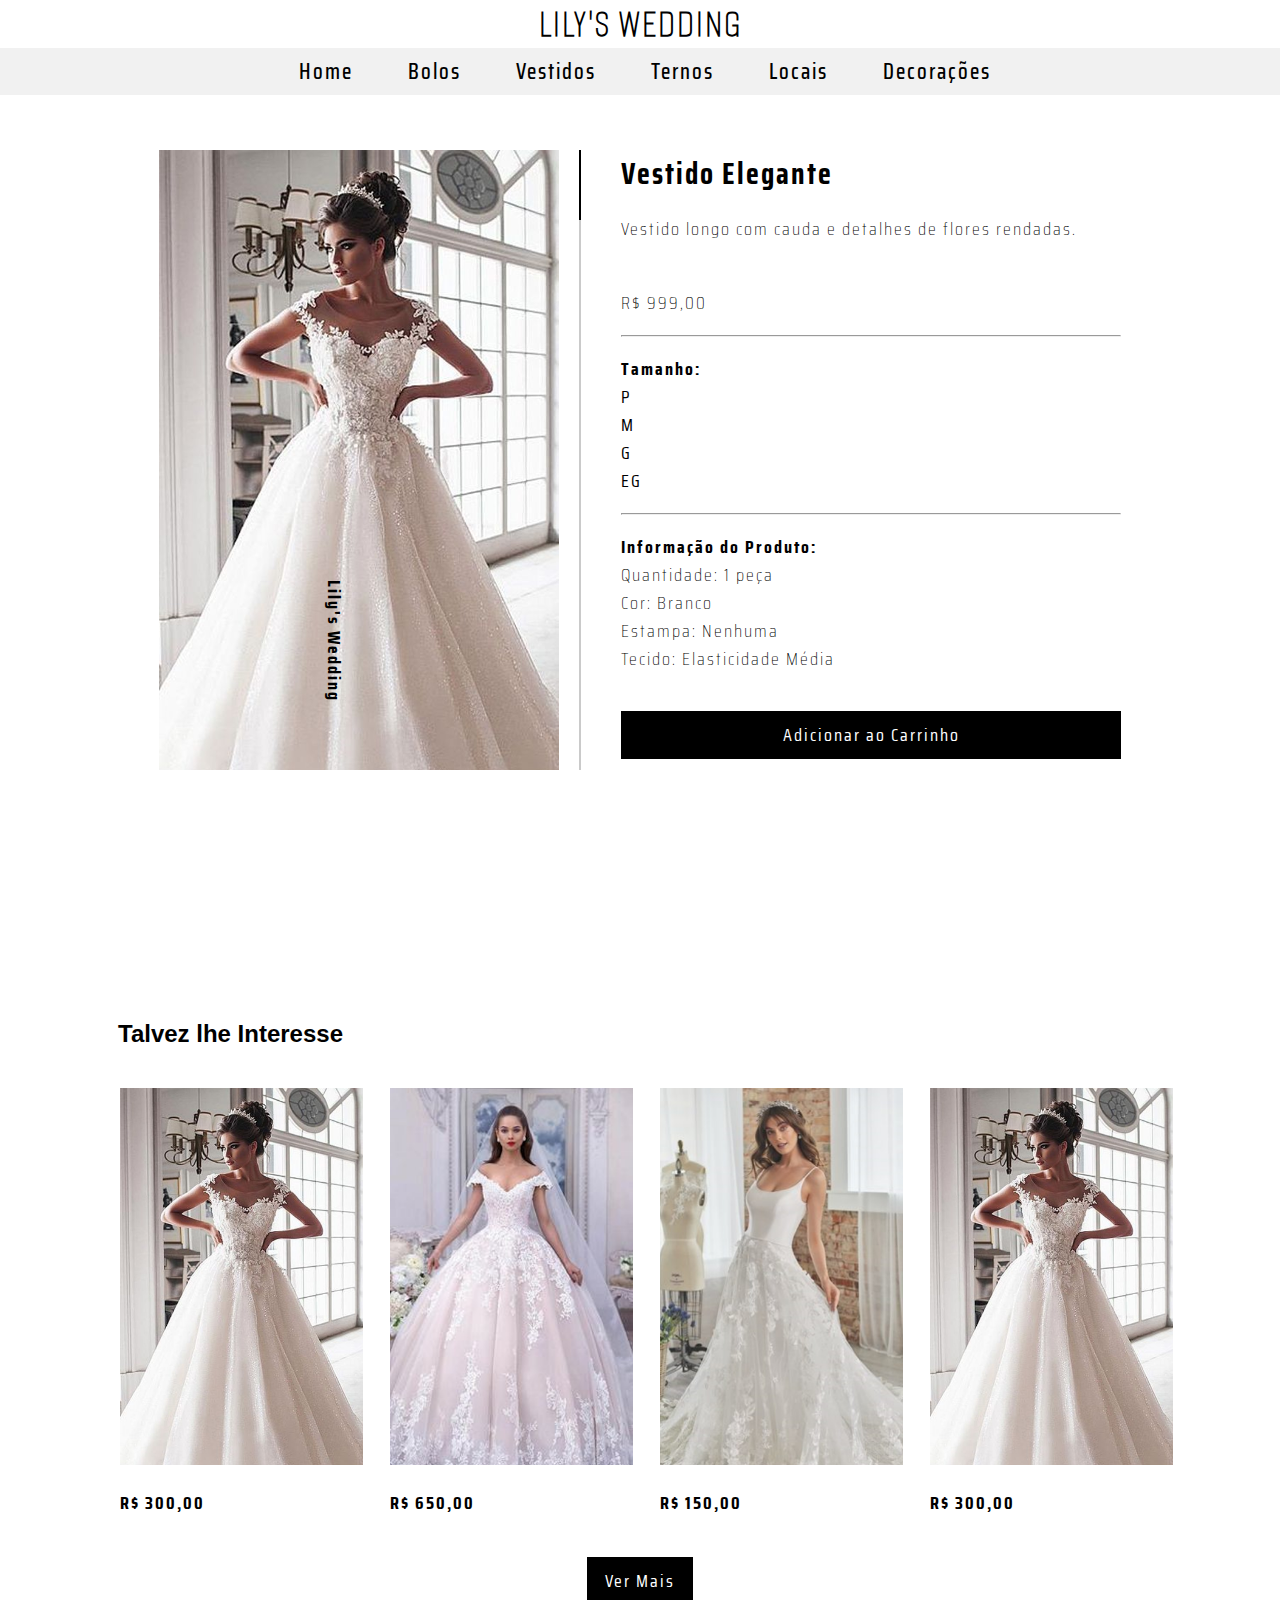
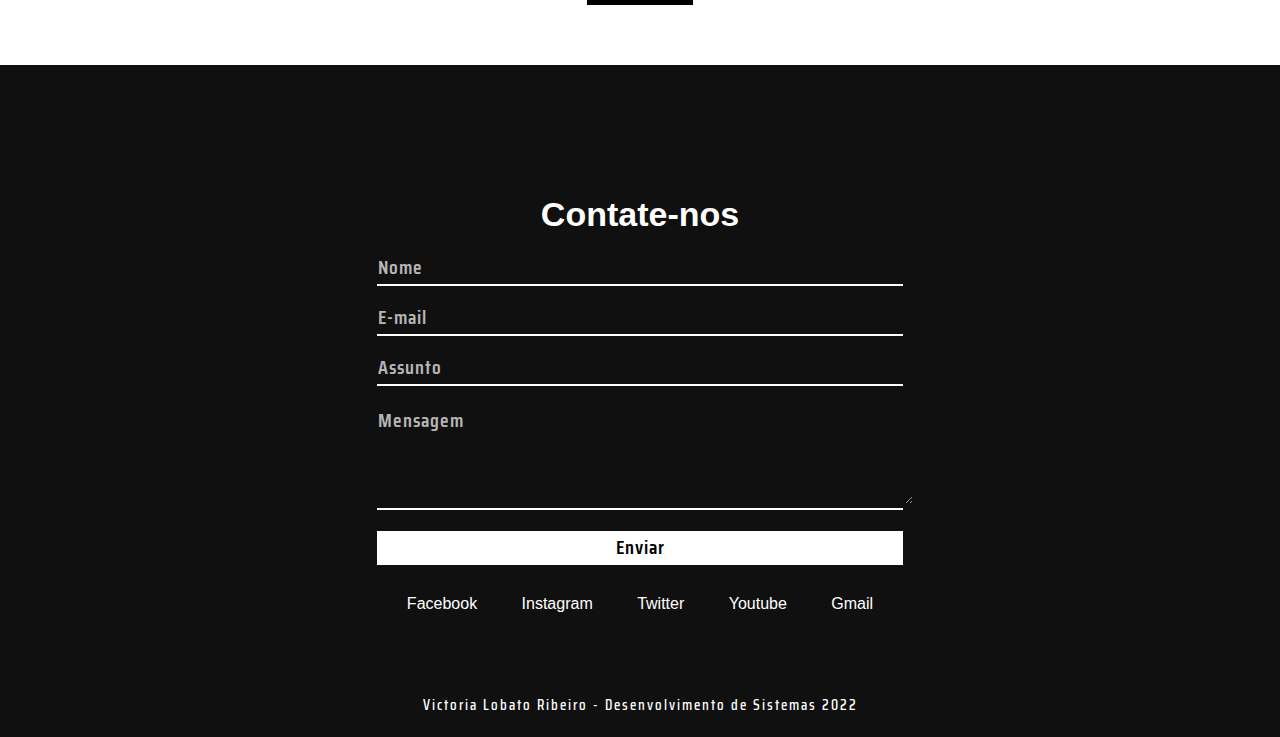
<file: dress2.html>
<!DOCTYPE html>
<html lang="pt-BR">
<head>
    <meta charset="UTF-8">
    <meta name="viewport"content="width=device-width, initial-scale=1.0">
    <title>Lily's Wedding || Comprar</title>
    <link rel = "stylesheet" href = "buy.css">
    <link rel="stylesheet" href="https://unpkg.com/boxicons@latest/css/boxicons.min.css">
    <link rel="icon" type="image/x-icon" href="img/favicon.ico">

    <script src = "https://ajax.googleapis.com/ajax/libs/jquery/3.1.1/jquery.min.js"></script>

    <!-- Icons Redes Sociais -->
    <link rel="stylesheet" href="https://unpkg.com/boxicons@latest/css/boxicons.min.css">

    <!-- Plus Icon -->
    <link rel="stylesheet" href="https://cdnjs.cloudflare.com/ajax/libs/font-awesome/4.7.0/css/font-awesome.min.css">
    
</head>
<body>
  <!--Navbar-->
  <div class="navbar">
      <div class = "max-width"></div>
          <div class="logo"><h1>LILY'S WEDDING</h1></div>
          <div class="shop">
              <a href="#"><i class='bx bx-user' title="Login/Cadastrar"></i></a>
              <a href="#"><i class='bx bx-heart' title="Favoritos"></i><span>0</span></a>
              <a href="cart.html" class="cart-icon"><i class='bx bx-shopping-bag' title="Carrinho"></i><span>0</span></a>
          </div>
    
          <ul class="menu">
            <li> <a href="index.html">Home</a> </li>
            <li> <a href="cake.html">Bolos</a> </li>   
            <li> <a href="dress.html">Vestidos</a> </li>
            <li> <a href="suits.html">Ternos</a> </li>
            <li> <a href="local.html">Locais</a> </li> 
            <li> <a href="deco.html">Decorações</a> </li>
          </ul>
      </div>
  </div>

    <span class="cart-btn"></span>
    <span class="cart-btn"></span>
    <span class="cart-btn"></span>
    <span class="cart-btn"></span>

    <!-- Vestidos -->
    <section class="comprar" id="comprar">
        <div class = "max-width">
            <div class = "content">
                <div class="buy">
                    <div class="buy-img">
                        <img src="img/dress2.png" alt="">
                        <p class="text-dress">Lily's Wedding</p>
                        <div class="solid-dress">
                            <div class="solid-up"></div>
                        </div>
                    </div>
                
                    <div class="buy-txt">
                        <p><span>Vestido Elegante</span></p><br>
                        <p>Vestido longo com cauda e detalhes de flores rendadas.</p><br>
                        <p><br>R$ 999,00</p>
                        <form>
                            <br><hr><br>
                            <p id="price">Tamanho:</p>
                            <input type="radio" name="size" value="p" id="myradio2" required>
                            <label for="myradio2">P</label>
                            
                            <input type="radio" name="size" value="m" id="myradio3">
                            <label for="myradio3">M</label>
                            
                            <input type="radio" name="size" value="g" id="myradio4">
                            <label for="myradio4">G</label>
                            
                            <input type="radio" name="size" value="eg" id="myradio5">
                            <label for="myradio5">EG</label>
                            <br><hr><br>
                            <p id="price">Informação do Produto:</p>
                            <p>
                                Quantidade:     1 peça
                                <br>Cor:        Branco
                                <br>Estampa:	Nenhuma
                                <br>Tecido:	    Elasticidade Média
                            </p><br>
                            <button type="submit" class="cart-btn">Adicionar ao Carrinho</button>
                        </form>
                    </div>
                </div>
            </div>
        </div>
    </section>

     <!-- Sugestões -->
     <section class="sugest" id="sugest">
        <div class = "max-width">
            <h2>Talvez lhe Interesse</h2>
            <div class = "content">
                <div class="products">
                    <div class="products-uni">
                        <a href ="dress2.html"><img src="img/dress2.png" alt="" title="Vestido Elegante"></a>
                        <p><span>R$ 300,00</span></p>
                    </div>
                
                    <div class="products-uni">
                        <a href ="dress3.html"><img src="img/dress3.png" alt="" title="Vestido de Luxo"></a>
                        <p><span>R$ 650,00</span></p>
                    </div>
        
                    <div class="products-uni">
                        <a href ="dress1.html"><img src="img/dress1.png" alt="" title="Vestido Simples"></a>
                        <p><span>R$ 150,00</span></p>
                    </div>

                    <div class="products-uni">
                        <a href ="dress2.html"><img src="img/dress2.png" alt="" title="Vestido Elegante"></a>
                        <p><span>R$ 300,00</span></p>
                    </div>
                </div>
                <div class="info"><a href="#VerMais">Ver Mais</a></div>
            </div>
        </div>
    </section>

    <!-- Rodapé -->
    <section class="footer">
        <div class="newsletter">
            <div class="card">
                <h2>Contate-nos</h2>
                <div class="card-uni">
                    <input type="text" id="nome" autocomplete="off" placeholder="Nome">
                </div>
                <br>
                <div class="card-uni">
                    <input type="email" id="email" autocomplete="off" placeholder="E-mail">
                </div>
                <br>
                <div class="card-uni">
                    <input type="text" id="assunto" autocomplete="off" placeholder="Assunto">
                </div>
                <br>
                <div class="card-uni">
                    <textarea id="mensagem" style="overflow:hidden" style="resize:auto" placeholder="Mensagem" cols="30" rows="10"></textarea>
                </div>
                <p>Fique por dentro das últimas novidades, tendências e promoções.</p>
                <button type="submit"><span>Enviar</span></button>
            </div>
            <div class="networks">
                <a href="#">Facebook</a>
                <a href="#">Instagram</a>
                <a href="#">Twitter</a>
                <a href="#">Youtube</a>
                <a href="#">Gmail</a>
            </div>
        </div>
        <p class="copyr">Victoria Lobato Ribeiro - Desenvolvimento de Sistemas 2022</p>
    </section>
</body>
</html>

<script src="main.js"></script>
</file>
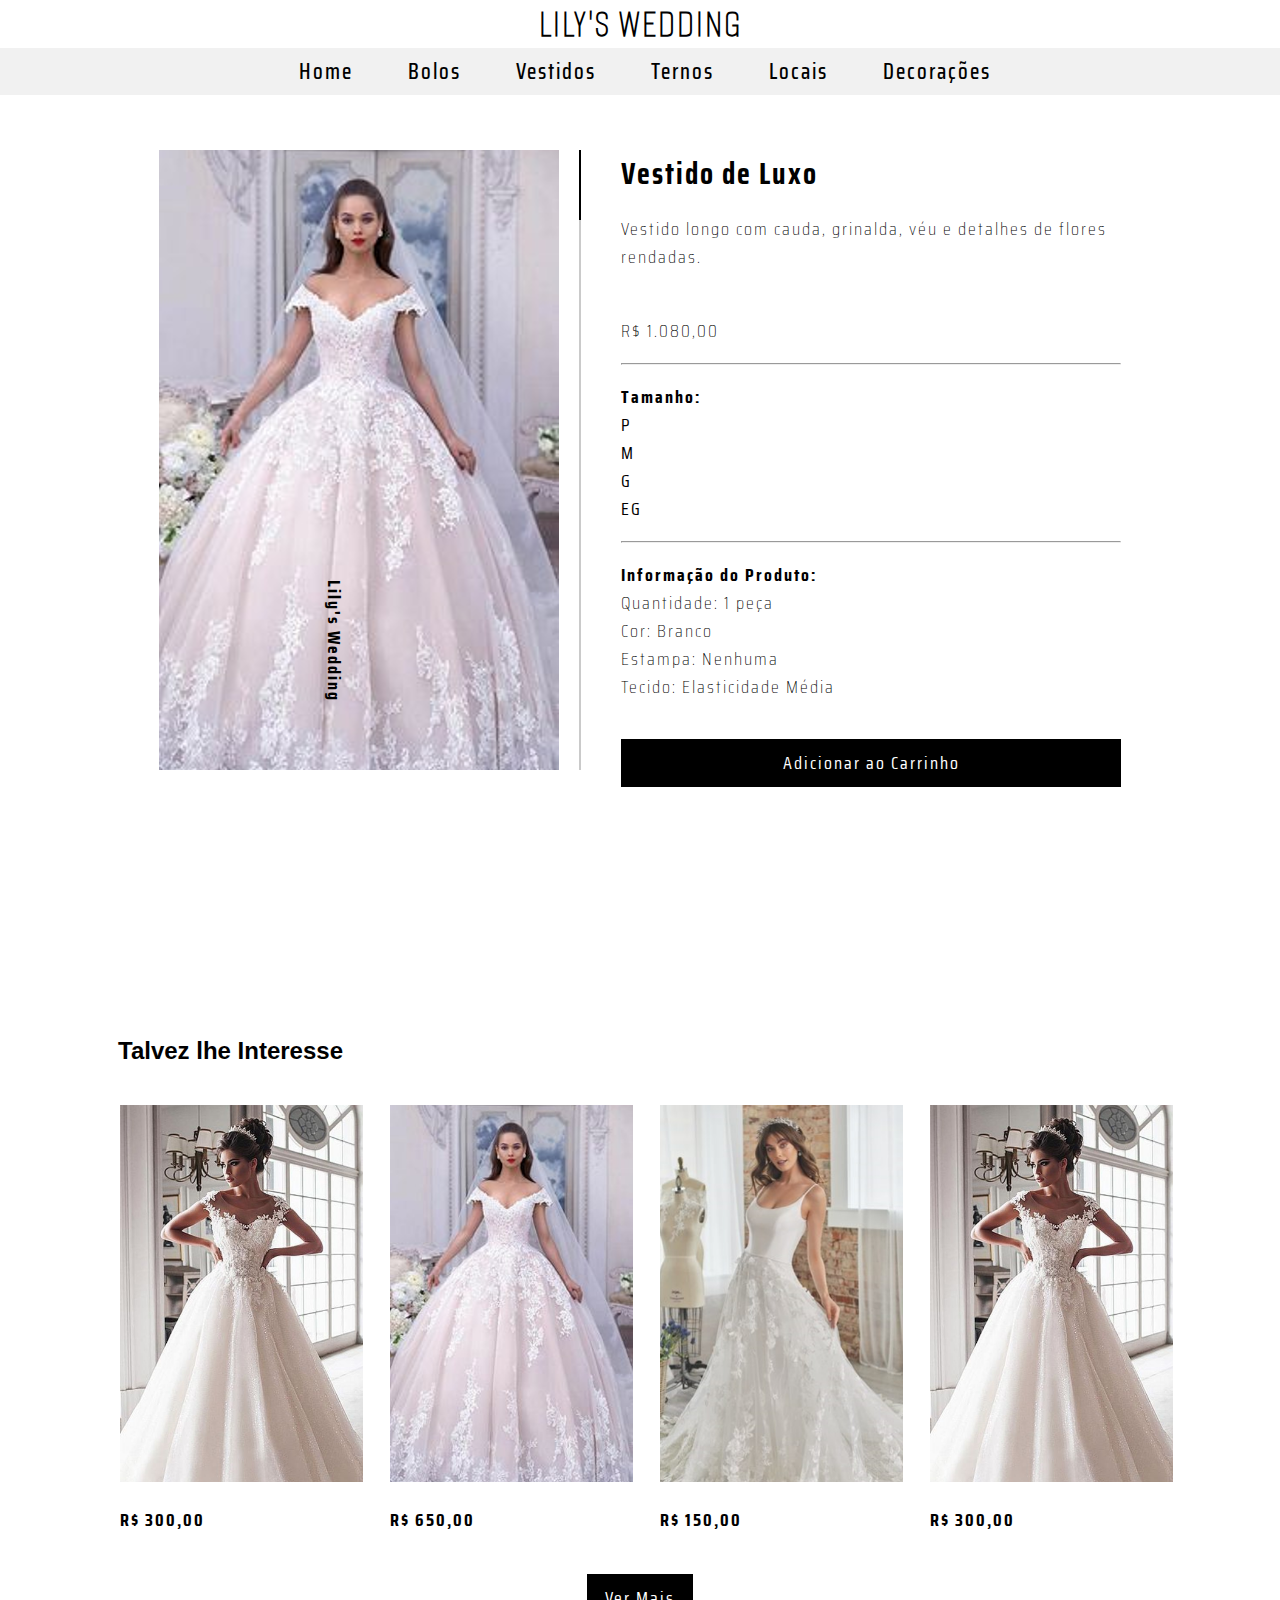
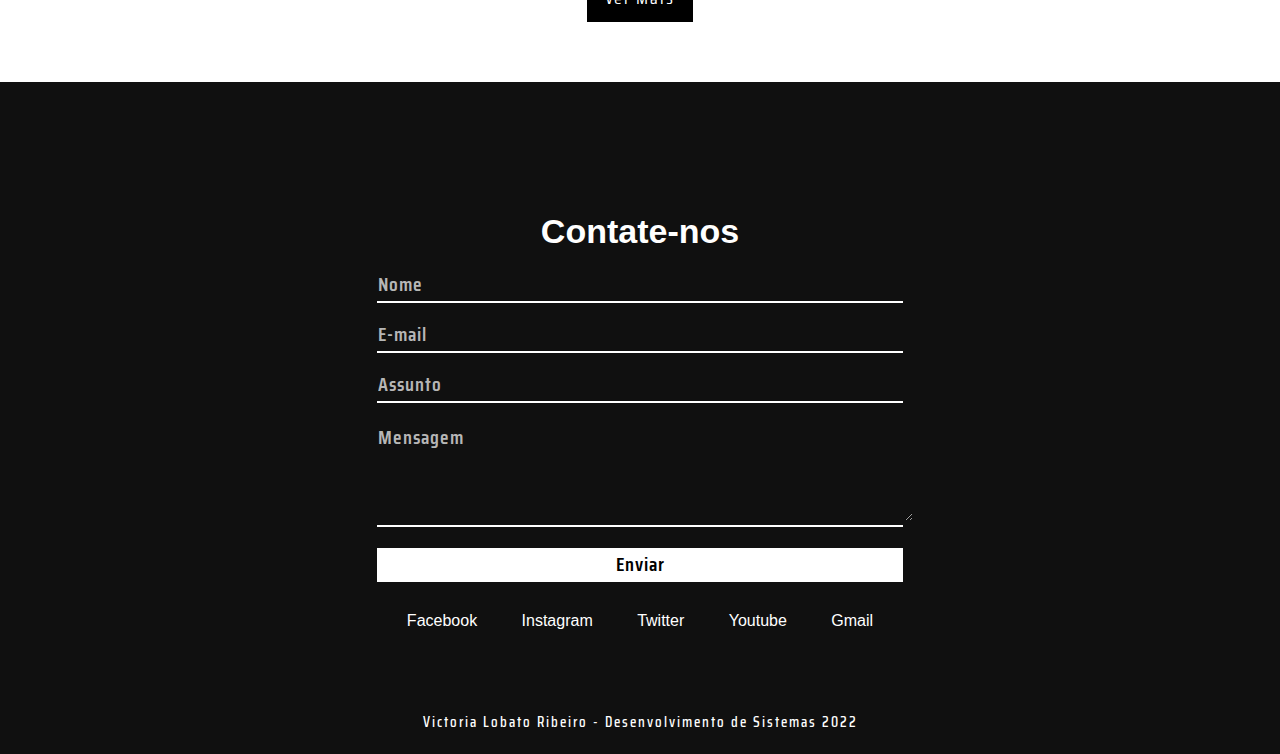
<file: dress3.html>
<!DOCTYPE html>
<html lang="pt-BR">
<head>
    <meta charset="UTF-8">
    <meta name="viewport"content="width=device-width, initial-scale=1.0">
    <title>Lily's Wedding || Comprar</title>
    <link rel = "stylesheet" href = "buy.css">
    <link rel="stylesheet" href="https://unpkg.com/boxicons@latest/css/boxicons.min.css">
    <link rel="icon" type="image/x-icon" href="img/favicon.ico">

    <script src = "https://ajax.googleapis.com/ajax/libs/jquery/3.1.1/jquery.min.js"></script>

    <!-- Icons Redes Sociais -->
    <link rel="stylesheet" href="https://unpkg.com/boxicons@latest/css/boxicons.min.css">

    <!-- Plus Icon -->
    <link rel="stylesheet" href="https://cdnjs.cloudflare.com/ajax/libs/font-awesome/4.7.0/css/font-awesome.min.css">
    
</head>
<body>
  <!--Navbar-->
  <div class="navbar">
      <div class = "max-width"></div>
          <div class="logo"><h1>LILY'S WEDDING</h1></div>
          <div class="shop">
              <a href="#"><i class='bx bx-user' title="Login/Cadastrar"></i></a>
              <a href="#"><i class='bx bx-heart' title="Favoritos"></i><span>0</span></a>
              <a href="cart.html" class="cart-icon"><i class='bx bx-shopping-bag' title="Carrinho"></i><span>0</span></a>
          </div>
    
          <ul class="menu">
            <li> <a href="index.html">Home</a> </li>
            <li> <a href="cake.html">Bolos</a> </li>   
            <li> <a href="dress.html">Vestidos</a> </li>
            <li> <a href="suits.html">Ternos</a> </li>
            <li> <a href="local.html">Locais</a> </li> 
            <li> <a href="deco.html">Decorações</a> </li>
          </ul>
      </div>
  </div>

    <span class="cart-btn"></span>
    <span class="cart-btn"></span>
    <span class="cart-btn"></span>
    <span class="cart-btn"></span>
    <span class="cart-btn"></span>

    <!-- Vestidos -->
    <section class="comprar" id="comprar">
        <div class = "max-width">
            <div class = "content">
                <div class="buy">
                    <div class="buy-img">
                        <img src="img/dress3.png" alt="">
                        <p class="text-dress">Lily's Wedding</p>
                        <div class="solid-dress">
                            <div class="solid-up"></div>
                        </div>
                    </div>
                
                    <div class="buy-txt">
                        <p><span>Vestido de Luxo</span></p><br>
                        <p>Vestido longo com cauda, grinalda, véu e detalhes de flores rendadas.</p><br>
                        <p><br>R$ 1.080,00</p>
                        <form>
                            <br><hr><br>
                            <p id="price">Tamanho:</p>
                            <input type="radio" name="size" value="p" id="myradio2" required>
                            <label for="myradio2">P</label>
                            
                            <input type="radio" name="size" value="m" id="myradio3">
                            <label for="myradio3">M</label>
                            
                            <input type="radio" name="size" value="g" id="myradio4">
                            <label for="myradio4">G</label>
                            
                            <input type="radio" name="size" value="eg" id="myradio5">
                            <label for="myradio5">EG</label>
                            <br><hr><br>
                            <p id="price">Informação do Produto:</p>
                            <p>
                                Quantidade:     1 peça
                                <br>Cor:        Branco
                                <br>Estampa:	Nenhuma
                                <br>Tecido:	    Elasticidade Média
                            </p><br>
                            <button type="submit" class="cart-btn">Adicionar ao Carrinho</button>
                        </form>
                    </div>
                </div>
            </div>
        </div>
    </section>

     <!-- Sugestões -->
     <section class="sugest" id="sugest">
        <div class = "max-width">
            <h2>Talvez lhe Interesse</h2>
            <div class = "content">
                <div class="products">
                    <div class="products-uni">
                        <a href ="dress2.html"><img src="img/dress2.png" alt="" title="Vestido Elegante"></a>
                        <p><span>R$ 300,00</span></p>
                    </div>
                
                    <div class="products-uni">
                        <a href ="dress3.html"><img src="img/dress3.png" alt="" title="Vestido de Luxo"></a>
                        <p><span>R$ 650,00</span></p>
                    </div>
        
                    <div class="products-uni">
                        <a href ="dress1.html"><img src="img/dress1.png" alt="" title="Vestido Simples"></a>
                        <p><span>R$ 150,00</span></p>
                    </div>

                    <div class="products-uni">
                        <a href ="dress2.html"><img src="img/dress2.png" alt="" title="Vestido Elegante"></a>
                        <p><span>R$ 300,00</span></p>
                    </div>
                </div>
                <div class="info"><a href="#VerMais">Ver Mais</a></div>
            </div>
        </div>
    </section>

    <!-- Rodapé -->
    <section class="footer">
        <div class="newsletter">
            <div class="card">
                <h2>Contate-nos</h2>
                <div class="card-uni">
                    <input type="text" id="nome" autocomplete="off" placeholder="Nome">
                </div>
                <br>
                <div class="card-uni">
                    <input type="email" id="email" autocomplete="off" placeholder="E-mail">
                </div>
                <br>
                <div class="card-uni">
                    <input type="text" id="assunto" autocomplete="off" placeholder="Assunto">
                </div>
                <br>
                <div class="card-uni">
                    <textarea id="mensagem" style="overflow:hidden" style="resize:auto" placeholder="Mensagem" cols="30" rows="10"></textarea>
                </div>
                <p>Fique por dentro das últimas novidades, tendências e promoções.</p>
                <button type="submit"><span>Enviar</span></button>
            </div>
            <div class="networks">
                <a href="#">Facebook</a>
                <a href="#">Instagram</a>
                <a href="#">Twitter</a>
                <a href="#">Youtube</a>
                <a href="#">Gmail</a>
            </div>
        </div>
        <p class="copyr">Victoria Lobato Ribeiro - Desenvolvimento de Sistemas 2022</p>
    </section>
</body>
</html>

<script src="main.js"></script>
</file>
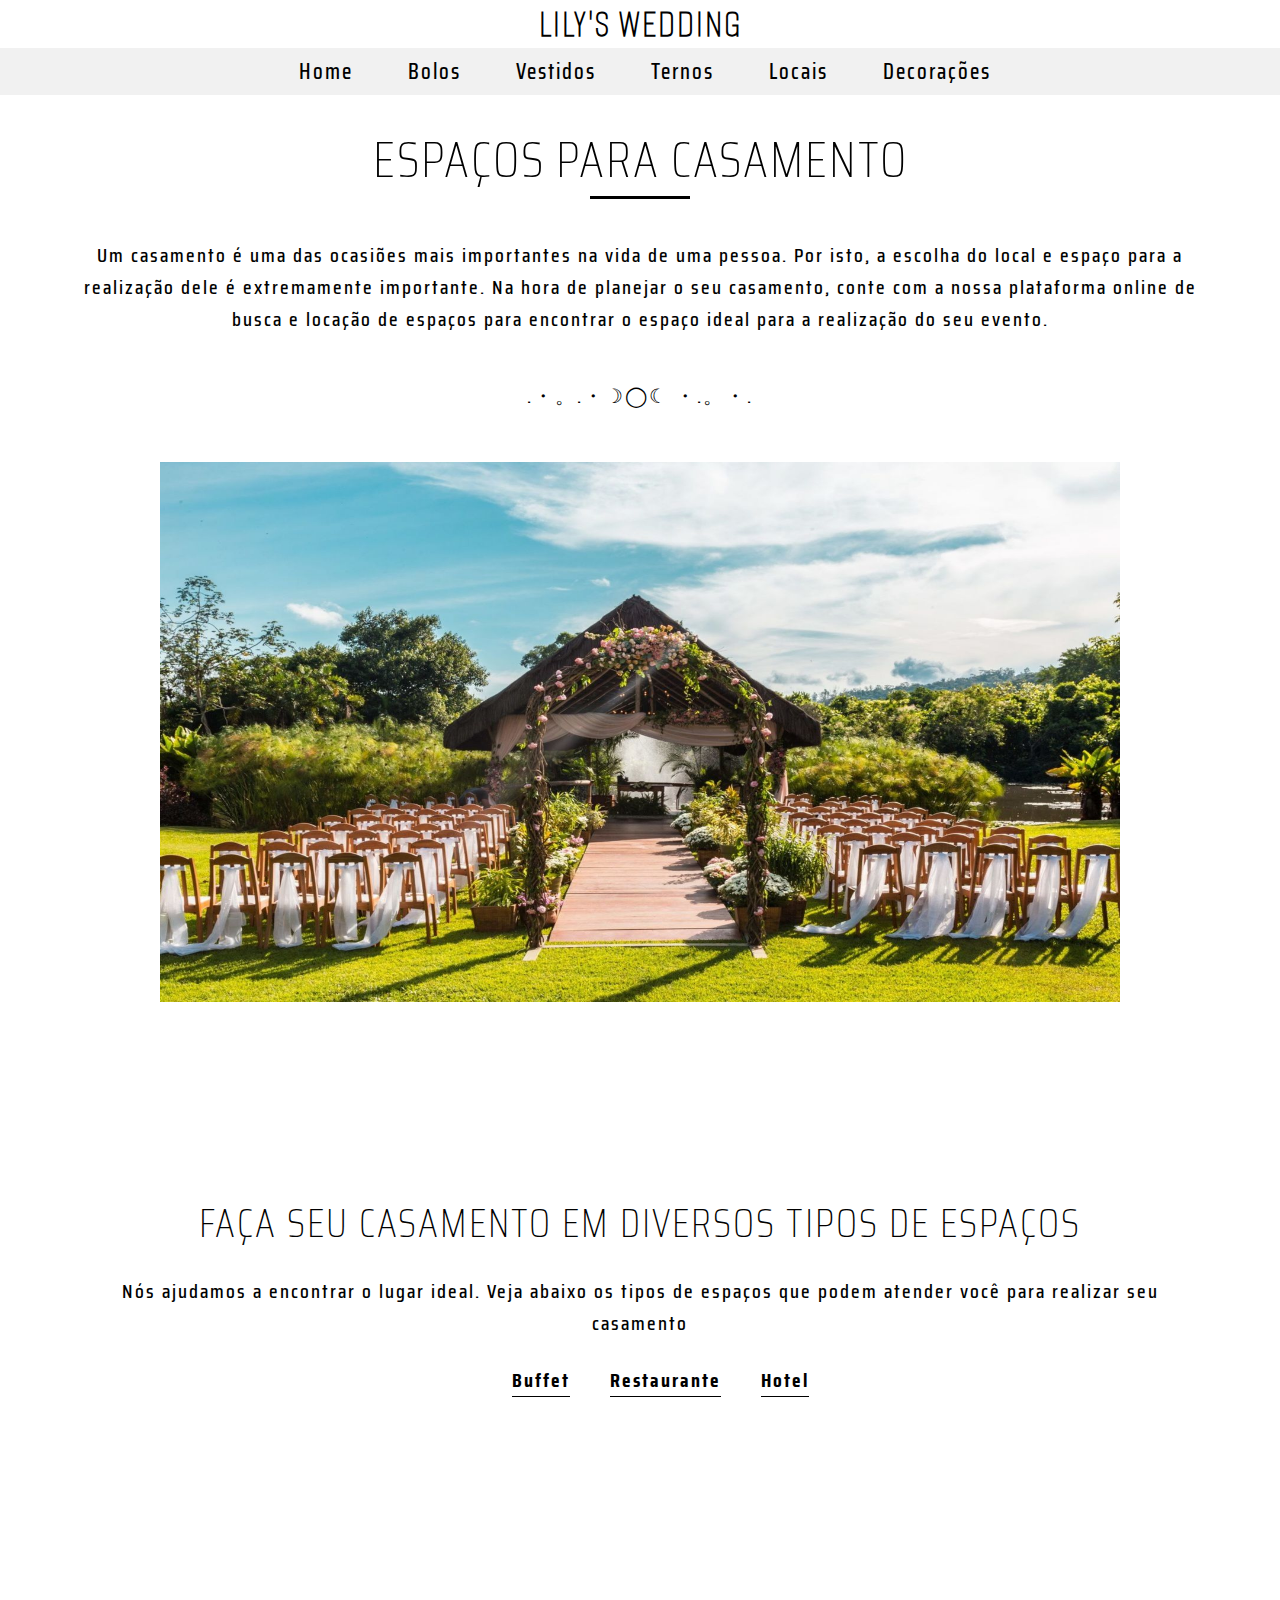
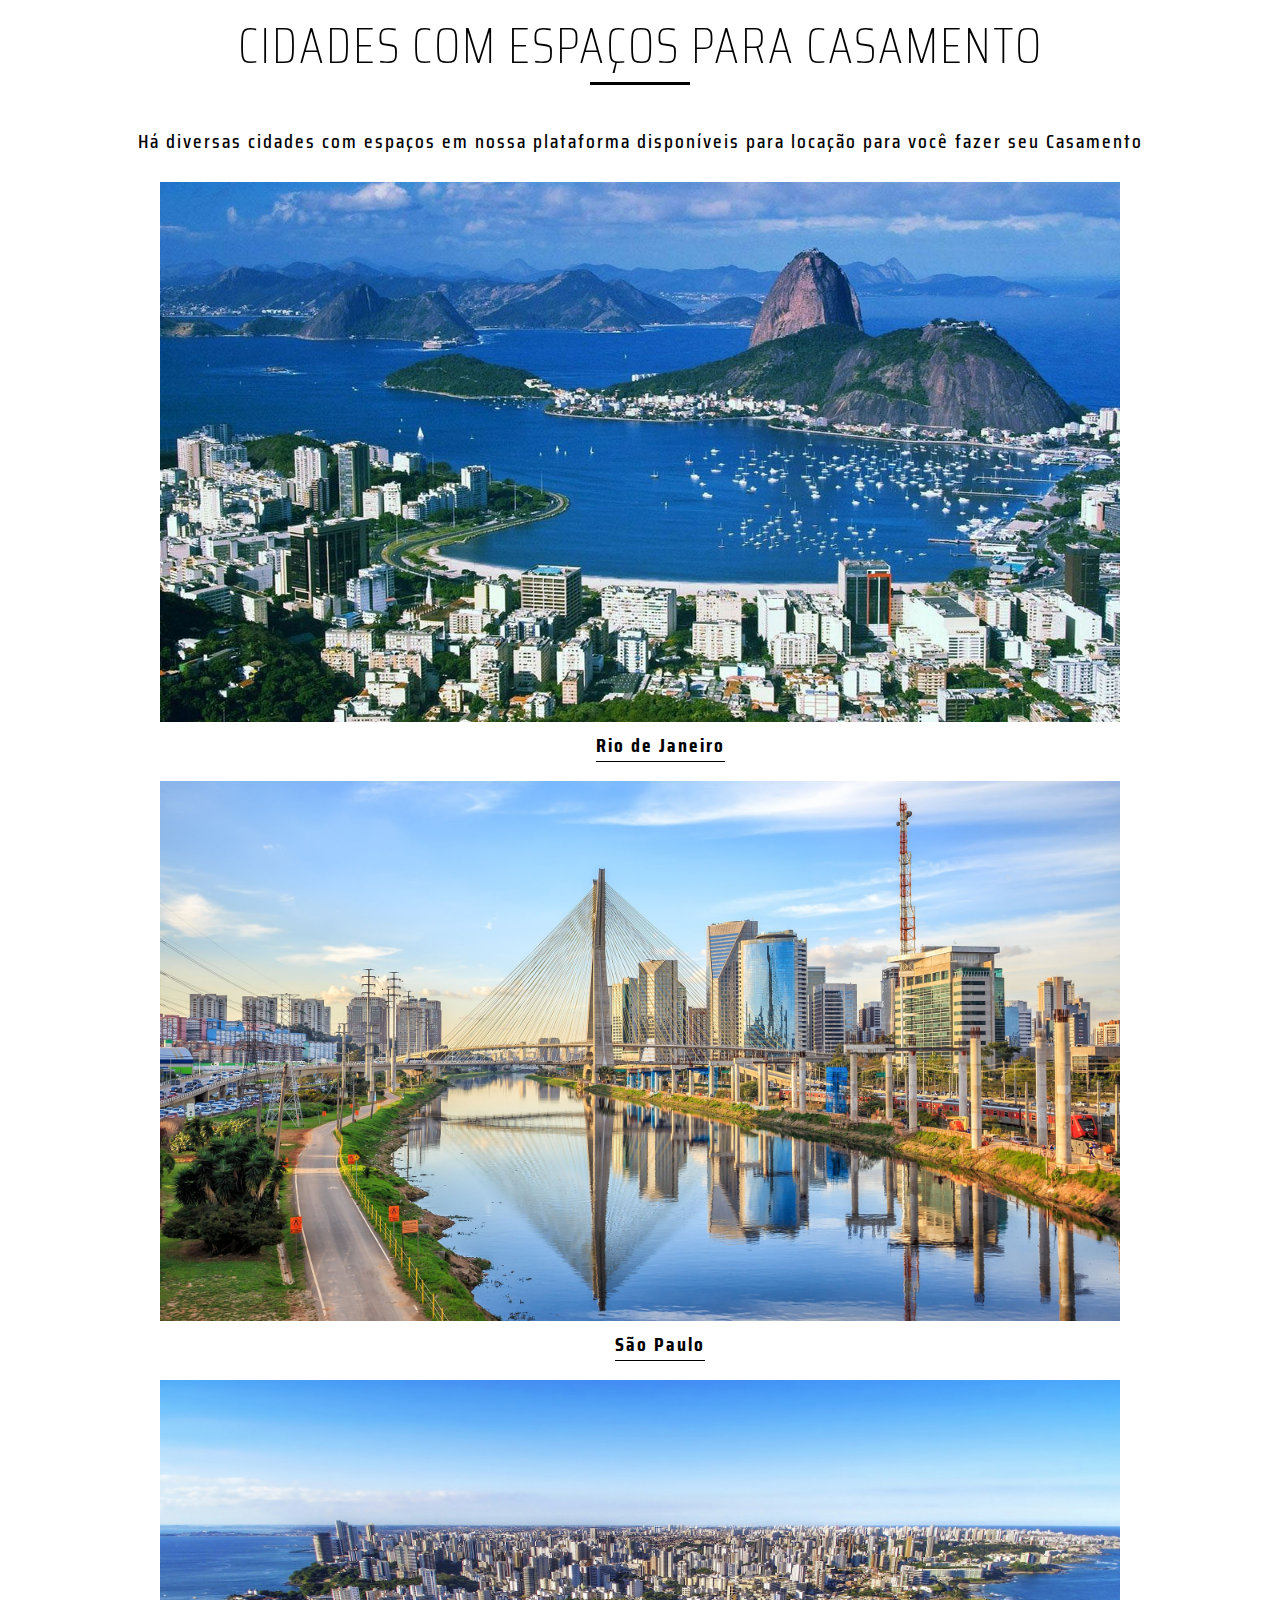
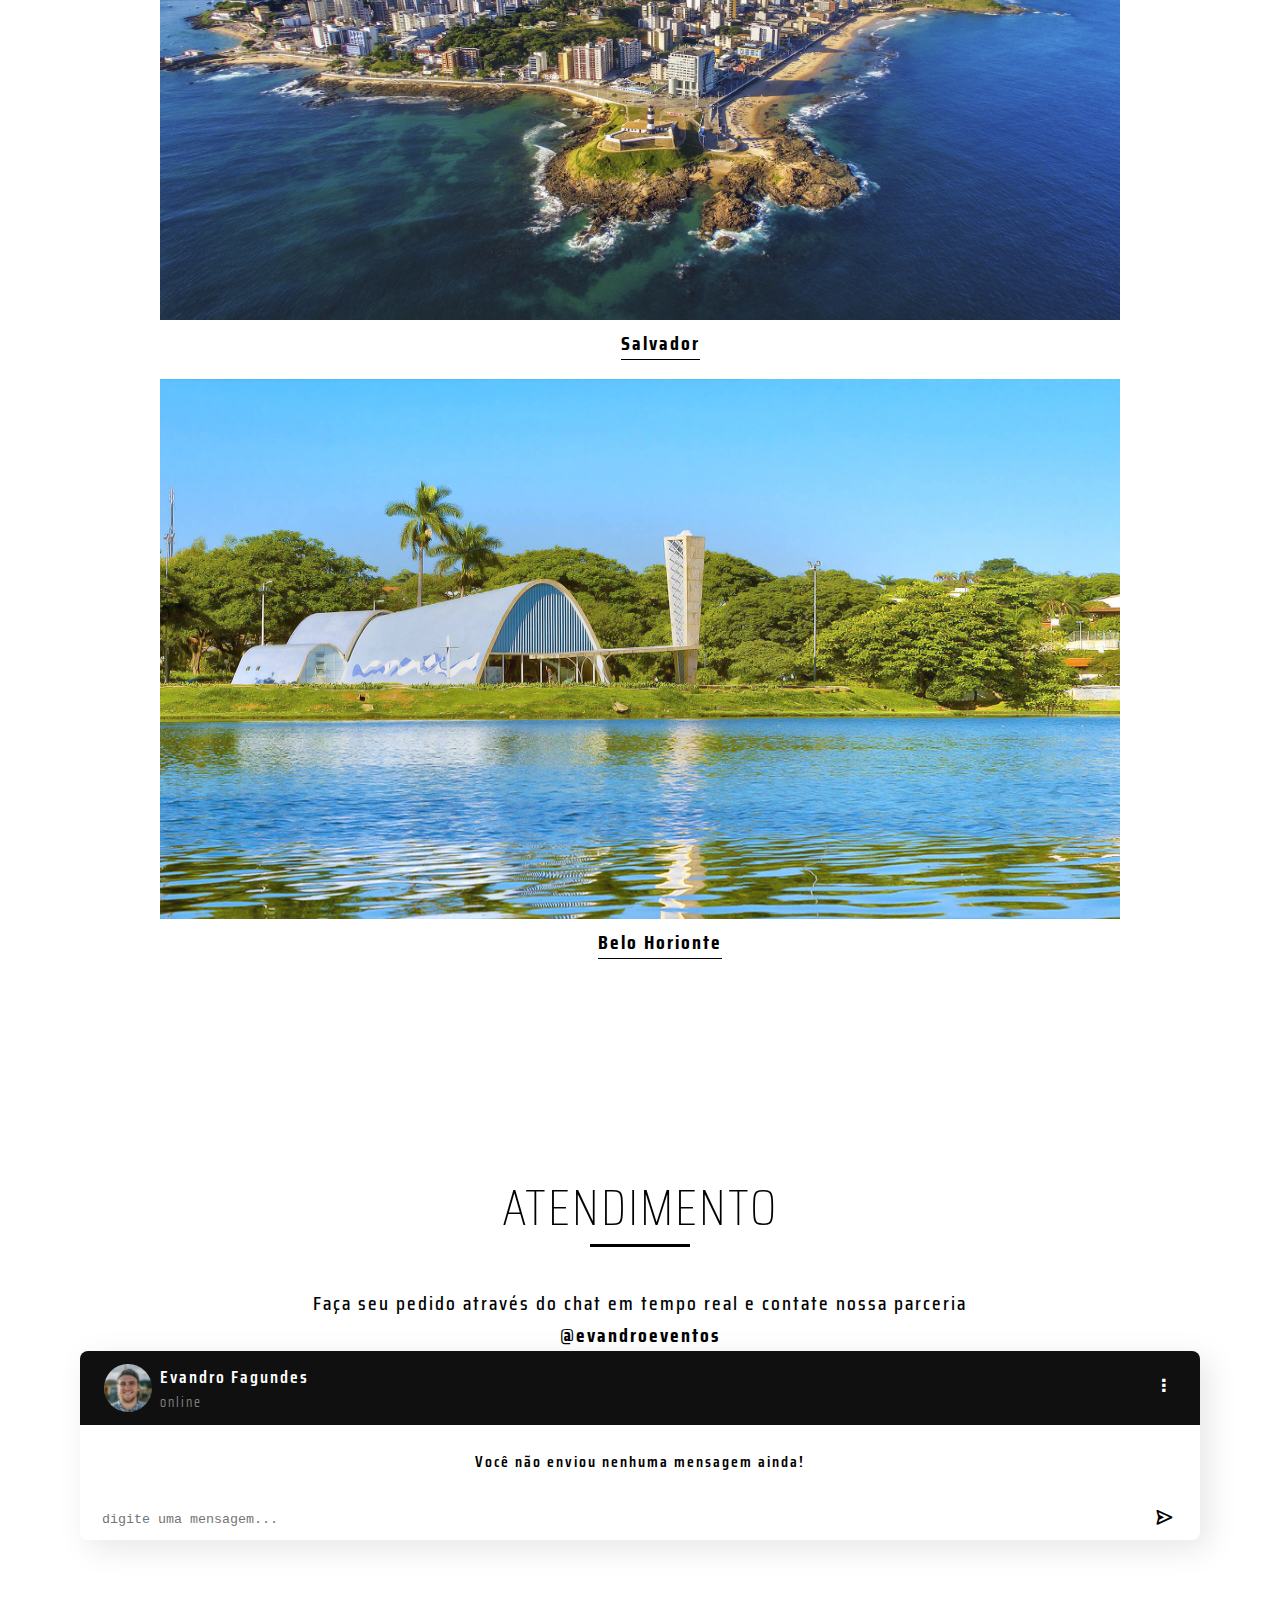
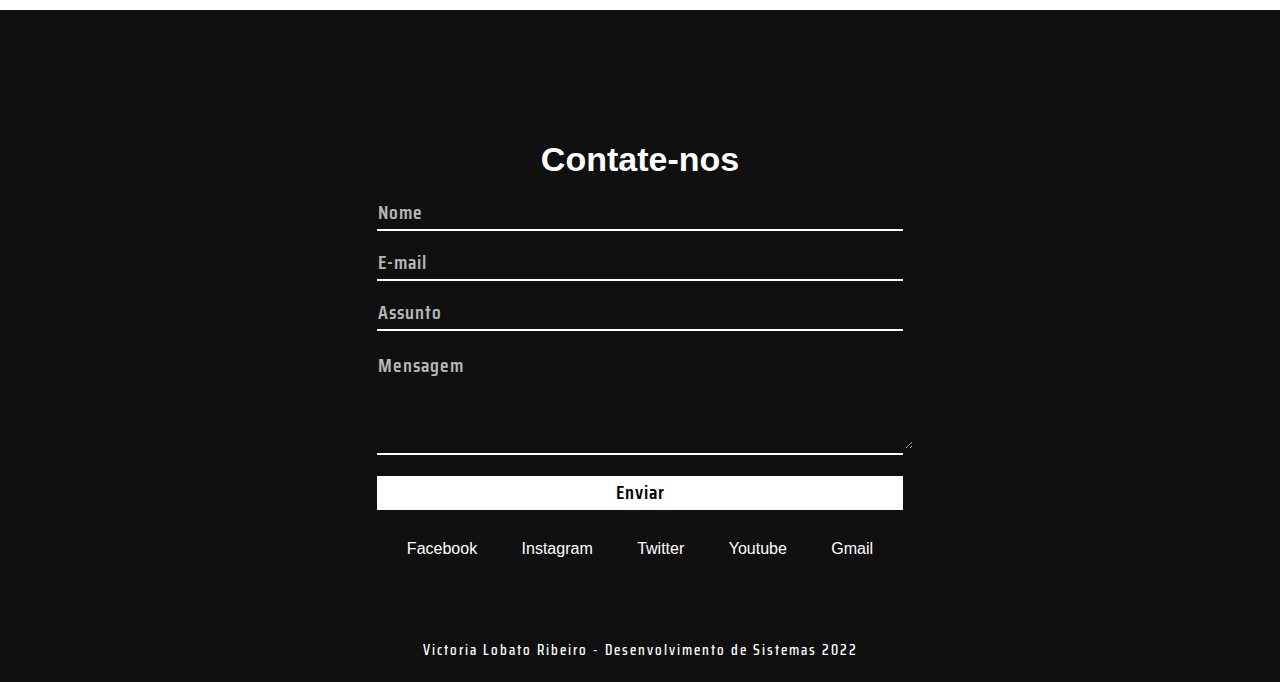
<file: local.html>
<!DOCTYPE html>
<html lang="pt-BR">
<head>
    <meta charset="UTF-8">
    <meta name="viewport"content="width=device-width, initial-scale=1.0">
    <title>Lily's Wedding || Decoração</title>
    <link rel = "stylesheet" href = "main.css">
    <link rel="stylesheet" href="https://unpkg.com/boxicons@latest/css/boxicons.min.css">
    <link rel="icon" type="image/x-icon" href="img/favicon.ico">

    <script src = "https://ajax.googleapis.com/ajax/libs/jquery/3.1.1/jquery.min.js"></script>

    <!-- Icons Redes Sociais -->
    <link rel="stylesheet" href="https://unpkg.com/boxicons@latest/css/boxicons.min.css">

    <!-- Plus Icon -->
    <link rel="stylesheet" href="https://cdnjs.cloudflare.com/ajax/libs/font-awesome/4.7.0/css/font-awesome.min.css">
    
</head>
<body>
    <!--Navbar-->
  <div class="navbar">
      <div class = "max-width"></div>
          <div class="logo"><h1>LILY'S WEDDING</h1></div>
          <div class="shop">
              <a href="#"><i class='bx bx-user' title="Login/Cadastrar"></i></a>
              <a href="#"><i class='bx bx-heart' title="Favoritos"></i><span>0</span></a>
              <a href="cart.html" class="cart-icon"><i class='bx bx-shopping-bag' title="Carrinho"></i><span>0</span></a>
          </div>
    
          <ul class="menu">
            <li> <a href="index.html">Home</a> </li>
            <li> <a href="cake.html">Bolos</a> </li>   
            <li> <a href="dress.html">Vestidos</a> </li>
            <li> <a href="suits.html">Ternos</a> </li>
            <li> <a href="local.html">Locais</a> </li> 
            <li> <a href="deco.html">Decorações</a> </li>
          </ul>
      </div>
  </div>

      <!--Sessão - Tópicos em Destaque-->
      <section class="topics" id="topics">
        <div class = "max-width">
            <h2 class = "title">ESPAÇOS PARA CASAMENTO</h2>
            <p class="text">
                Um casamento é uma das ocasiões mais importantes na vida de uma pessoa. 
                Por isto, a escolha do local e espaço para a realização dele é extremamente importante. 
                Na hora de planejar o seu casamento, conte com a nossa plataforma online de busca e 
                locação de espaços para encontrar o espaço ideal para a realização do seu evento.
            </p>
            <br>
            <p class="text">.・。.・☽◯☾ ・.。・.</p>
            <br><br>
            <div class="local_img"><img src="img/local.jpg" alt=""></div>
        </div>
    </section>


    <section class="topics" id="topics">
        <div class = "max-width">
            <h2 class ="local_subtitle">Faça seu casamento em diversos tipos de espaços</h2>
            <p class="text">
                Nós ajudamos a encontrar o lugar ideal. Veja abaixo os tipos de espaços que podem atender você para realizar seu casamento
            </p>
            <br>
            <div class="local_options">
                <p class="local_text"><a href="#"><strong>Buffet</strong></a></p>
                <p class="local_text"><a href="#"><strong>Restaurante</strong></a></p> 
                <p class="local_text"><a href="#"><strong>Hotel</strong></a></p>
            </div>
        </div>
    </section>

    <section class="topics" id="topics">
        <div class = "max-width">
            <h2 class = "title">Cidades com espaços para Casamento</h2>
            <p class="text">
                Há diversas cidades com espaços em nossa plataforma disponíveis para locação para você fazer seu Casamento
            </p>
            <br>
            <div class="local_place">
                <div class="local_img"><a href="#"><img src="img/local_rio.jpg" alt=""></a></div>
                <p class="local_text"><strong>Rio de Janeiro</strong></p>
            </div>
            <div class="local_place">
                <div class="local_img"><a href="#"><img src="img/local_sp.jpg" alt=""></a></div>
                <p class="local_text"><strong>São Paulo</strong></p>
            </div>
            <div class="local_place">
                <div class="local_img"><a href="#"><img src="img/local_salvador.jpg" alt=""></a></div>
                <p class="local_text"><strong>Salvador</strong></p>
            </div>
            <div class="local_place">
                <div class="local_img"><a href="#"><img src="img/local_bh.jpg" alt=""></a></div>
                <p class="local_text"><strong>Belo Horionte</strong></p>
            </div>
        </div>
    </section>

      <!--Sessão - Chat -->
    <section class="short">
        <div class = "max-width">
            <h2 class = "title">Atendimento</h2>
            <p class="text">Faça seu pedido através do chat em tempo real e contate nossa parceria <br> <strong>@evandroeventos</strong></p>
            
            <div class = "chatbox-wrapper">
                <div class = "chatbox-header">
                    <div class = "chatbox-profile">
                        <img src="img/p3.png" alt="" class="chatbox-image">
                        <div>
                            <h4 class="chatbox-name">Evandro Fagundes</h4>
                            <p class="chatbox-status">online</p>
                        </div>
                    </div>
                    <div class = "chatbox-dropdown">
                        <i class='bx bx-dots-vertical chatbox-dropdown-toggle'></i>
                        <ul class = "chatbox-dropdown-menu">
                            <li> <a href="#">Search</a> </li>
                            <li> <a href="#">Reportar</a> </li>
                        </ul>
                    </div>
                </div>
                <div class="chatbox-content">
                    <h4 class="chatbox-no-message">Você não enviou nenhuma mensagem ainda!</h4>
                    <!-- <div class="chatbox-item-sent">   
                        <span class="chatbox-item-text">
                            xxxxxxxxxxxxxxxxxx
                        </span>
                        <span class="chatbox-item-time">08:30</span>
                    </div> 
                    <div class="chatbox-item-received">   
                        <span class="chatbox-item-text">
                            xxxxxxxxxxxxxxxxxx
                        </span>
                        <span class="chatbox-item-time">08:30</span>
                    </div>  -->
                </div>
                <div class="chatbox-message-bottom">
                    <form action="#" class="chatbox-form">
                        <textarea rows="1" placeholder="digite uma mensagem..." class="chatbox-input"></textarea>
                        <button type="submit" class="chatbox-submit"><i class='bx bx-send' ></i></button>
                    </form>
                </div>
            </div>
        </div>
    </section>

    <!-- Rodapé -->
    <section class="footer">
        <div class="newsletter">
            <div class="card">
                <h2>Contate-nos</h2>
                <div class="card-uni">
                    <input type="text" id="nome" autocomplete="off" placeholder="Nome">
                </div>
                <br>
                <div class="card-uni">
                    <input type="email" id="email" autocomplete="off" placeholder="E-mail">
                </div>
                <br>
                <div class="card-uni">
                    <input type="text" id="assunto" autocomplete="off" placeholder="Assunto">
                </div>
                <br>
                <div class="card-uni">
                    <textarea id="mensagem" style="overflow:hidden" style="resize:auto" placeholder="Mensagem" cols="30" rows="10"></textarea>
                </div>
                <p>Fique por dentro das últimas novidades, tendências e promoções.</p>
                <button type="submit"><span>Enviar</span></button>
            </div>
            <div class="networks">
                <a href="#">Facebook</a>
                <a href="#">Instagram</a>
                <a href="#">Twitter</a>
                <a href="#">Youtube</a>
                <a href="#">Gmail</a>
            </div>
        </div>
        <p class="copyr">Victoria Lobato Ribeiro - Desenvolvimento de Sistemas 2022</p>
    </section>
</body>
</html>

<script src="main.js"></script>
</file>
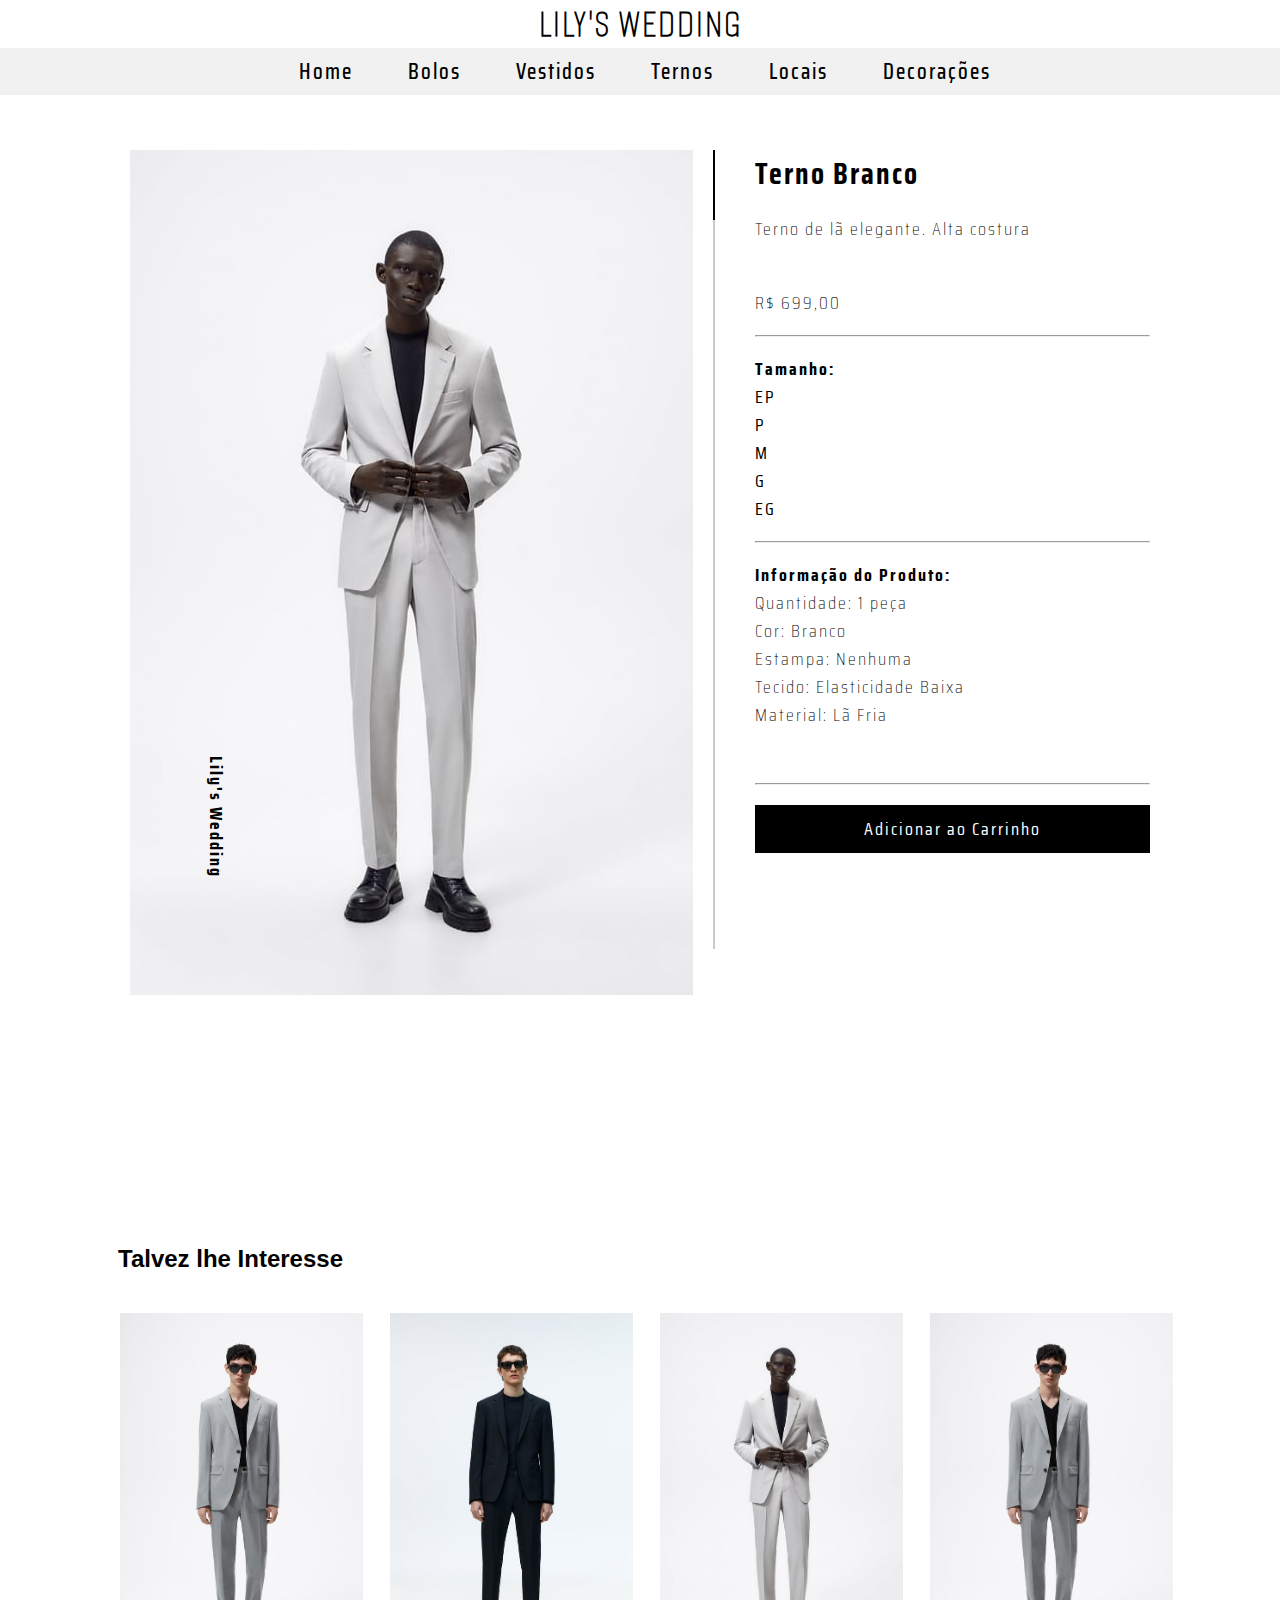
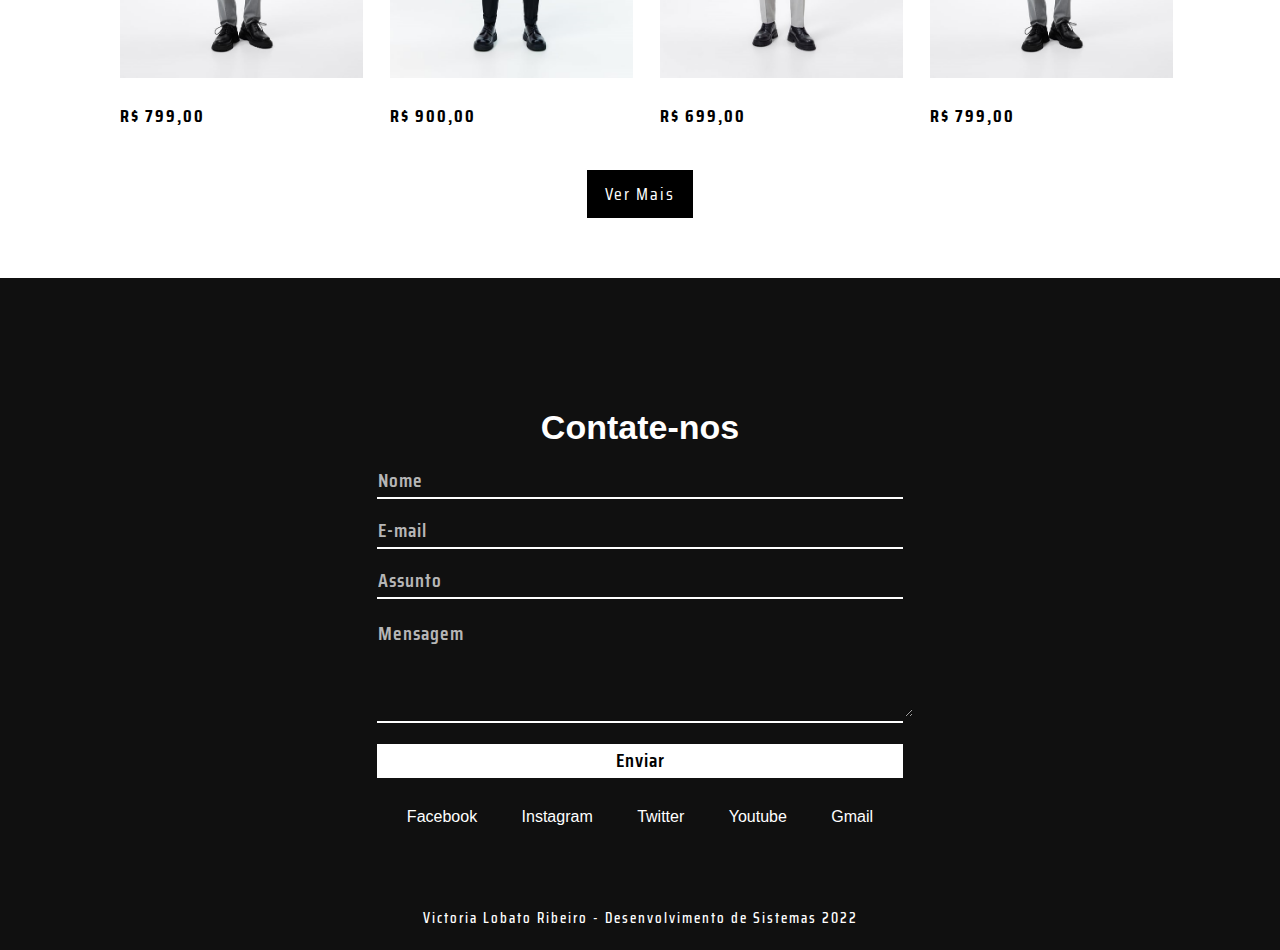
<file: suit1.html>
<!DOCTYPE html>
<html lang="pt-BR">
<head>
    <meta charset="UTF-8">
    <meta name="viewport"content="width=device-width, initial-scale=1.0">
    <title>Lily's Wedding || Comprar</title>
    <link rel = "stylesheet" href = "buy.css">
    <link rel="stylesheet" href="https://unpkg.com/boxicons@latest/css/boxicons.min.css">
    <link rel="icon" type="image/x-icon" href="img/favicon.ico">

    <script src = "https://ajax.googleapis.com/ajax/libs/jquery/3.1.1/jquery.min.js"></script>

    <!-- Icons Redes Sociais -->
    <link rel="stylesheet" href="https://unpkg.com/boxicons@latest/css/boxicons.min.css">

    <!-- Plus Icon -->
    <link rel="stylesheet" href="https://cdnjs.cloudflare.com/ajax/libs/font-awesome/4.7.0/css/font-awesome.min.css">
    
</head>
<body>
  <!--Navbar-->
  <div class="navbar">
      <div class = "max-width"></div>
          <div class="logo"><h1>LILY'S WEDDING</h1></div>
          <div class="shop">
              <a href="#"><i class='bx bx-user' title="Login/Cadastrar"></i></a>
              <a href="#"><i class='bx bx-heart' title="Favoritos"></i><span>0</span></a>
              <a href="cart.html" class="cart-icon"><i class='bx bx-shopping-bag' title="Carrinho"></i><span>0</span></a>
          </div>
    
          <ul class="menu">
            <li> <a href="index.html">Home</a> </li>
            <li> <a href="cake.html">Bolos</a> </li>   
            <li> <a href="dress.html">Vestidos</a> </li>
            <li> <a href="suits.html">Ternos</a> </li>
            <li> <a href="local.html">Locais</a> </li> 
            <li> <a href="deco.html">Decorações</a> </li>
          </ul>
      </div>
  </div>

    <span class="cart-btn"></span>
    <span class="cart-btn"></span>
    <span class="cart-btn"></span>
    <span class="cart-btn"></span>
    <span class="cart-btn"></span>
    <span class="cart-btn"></span>

    <!-- Ternos -->
    <section class="comprar" id="comprar">
        <div class = "max-width">
            <div class = "content">
                <div class="buy">
                    <div class="buy-img">
                        <img src="img/t1.png" alt="">
                        <p class="text-cake">Lily's Wedding</p>
                        <div class="solid">
                            <div class="solid-up"></div>
                        </div>
                    </div>
                
                    <div class="buy-txt">
                        <p><span>Terno Branco</span></p><br>
                        <p>Terno de lã elegante. Alta costura</p><br>
                        <p><br>R$ 699,00</p>
                        <form>
                            <br><hr><br>
                            <p id="price">Tamanho:</p>
                            <input type="radio" name="size" value="ep" id="myradio1">
                            <label for="myradio1">EP</label>

                            <input type="radio" name="size" value="p" id="myradio2" required>
                            <label for="myradio2">P</label>
                            
                            <input type="radio" name="size" value="m" id="myradio3">
                            <label for="myradio3">M</label>
                            
                            <input type="radio" name="size" value="g" id="myradio4">
                            <label for="myradio4">G</label>
                            
                            <input type="radio" name="size" value="eg" id="myradio5">
                            <label for="myradio5">EG</label>
                            <br><hr><br>
                            <p id="price">Informação do Produto:</p>
                            <p>
                                Quantidade:     1 peça
                                <br>Cor:        Branco
                                <br>Estampa:	Nenhuma
                                <br>Tecido:	    Elasticidade Baixa
                                <br>Material:	Lã Fria
                            </p><br>
                            <br><br><hr>
                            <button type="submit" class="cart-btn">Adicionar ao Carrinho</button>
                        </form>
                    </div>
                </div>
            </div>
        </div>
    </section>

     <!--Sugestões-->
     <section class="sugest" id="sugest">
        <div class = "max-width">
            <h2>Talvez lhe Interesse</h2>
            <div class = "content">
                <div class="products">
                    <div class="products-uni">
                        <a href ="suit2.html"><img src="img/t2.png" alt="" title="Terno Cinza"></a>
                        <p><span>R$ 799,00</span></p>
                    </div>
                
                    <div class="products-uni">
                        <a href ="suit3.html"><img src="img/t3.png" alt="" title="Terno Preto"></a>
                        <p><span>R$ 900,00</span></p>
                    </div>
        
                    <div class="products-uni">
                        <a href ="suit1.html"><img src="img/t1.png" alt="" title="Terno Branco"></a>
                        <p><span>R$ 699,00</span></p>
                    </div>

                    <div class="products-uni">
                        <a href ="suit2.html"><img src="img/t2.png" alt="" title="Terno Cinza"></a>
                        <p><span>R$ 799,00</span></p>
                    </div>
                </div>
                <div class="info"><a href="#VerMais">Ver Mais</a></div>
            </div>
        </div>
    </section>

    <!-- Rodapé -->
    <section class="footer">
        <div class="newsletter">
            <div class="card">
                <h2>Contate-nos</h2>
                <div class="card-uni">
                    <input type="text" id="nome" autocomplete="off" placeholder="Nome">
                </div>
                <br>
                <div class="card-uni">
                    <input type="email" id="email" autocomplete="off" placeholder="E-mail">
                </div>
                <br>
                <div class="card-uni">
                    <input type="text" id="assunto" autocomplete="off" placeholder="Assunto">
                </div>
                <br>
                <div class="card-uni">
                    <textarea id="mensagem" style="overflow:hidden" style="resize:auto" placeholder="Mensagem" cols="30" rows="10"></textarea>
                </div>
                <p>Fique por dentro das últimas novidades, tendências e promoções.</p>
                <button type="submit"><span>Enviar</span></button>
            </div>
            <div class="networks">
                <a href="#">Facebook</a>
                <a href="#">Instagram</a>
                <a href="#">Twitter</a>
                <a href="#">Youtube</a>
                <a href="#">Gmail</a>
            </div>
        </div>
        <p class="copyr">Victoria Lobato Ribeiro - Desenvolvimento de Sistemas 2022</p>
    </section>
</body>
</html>

<script src="main.js"></script>
</file>
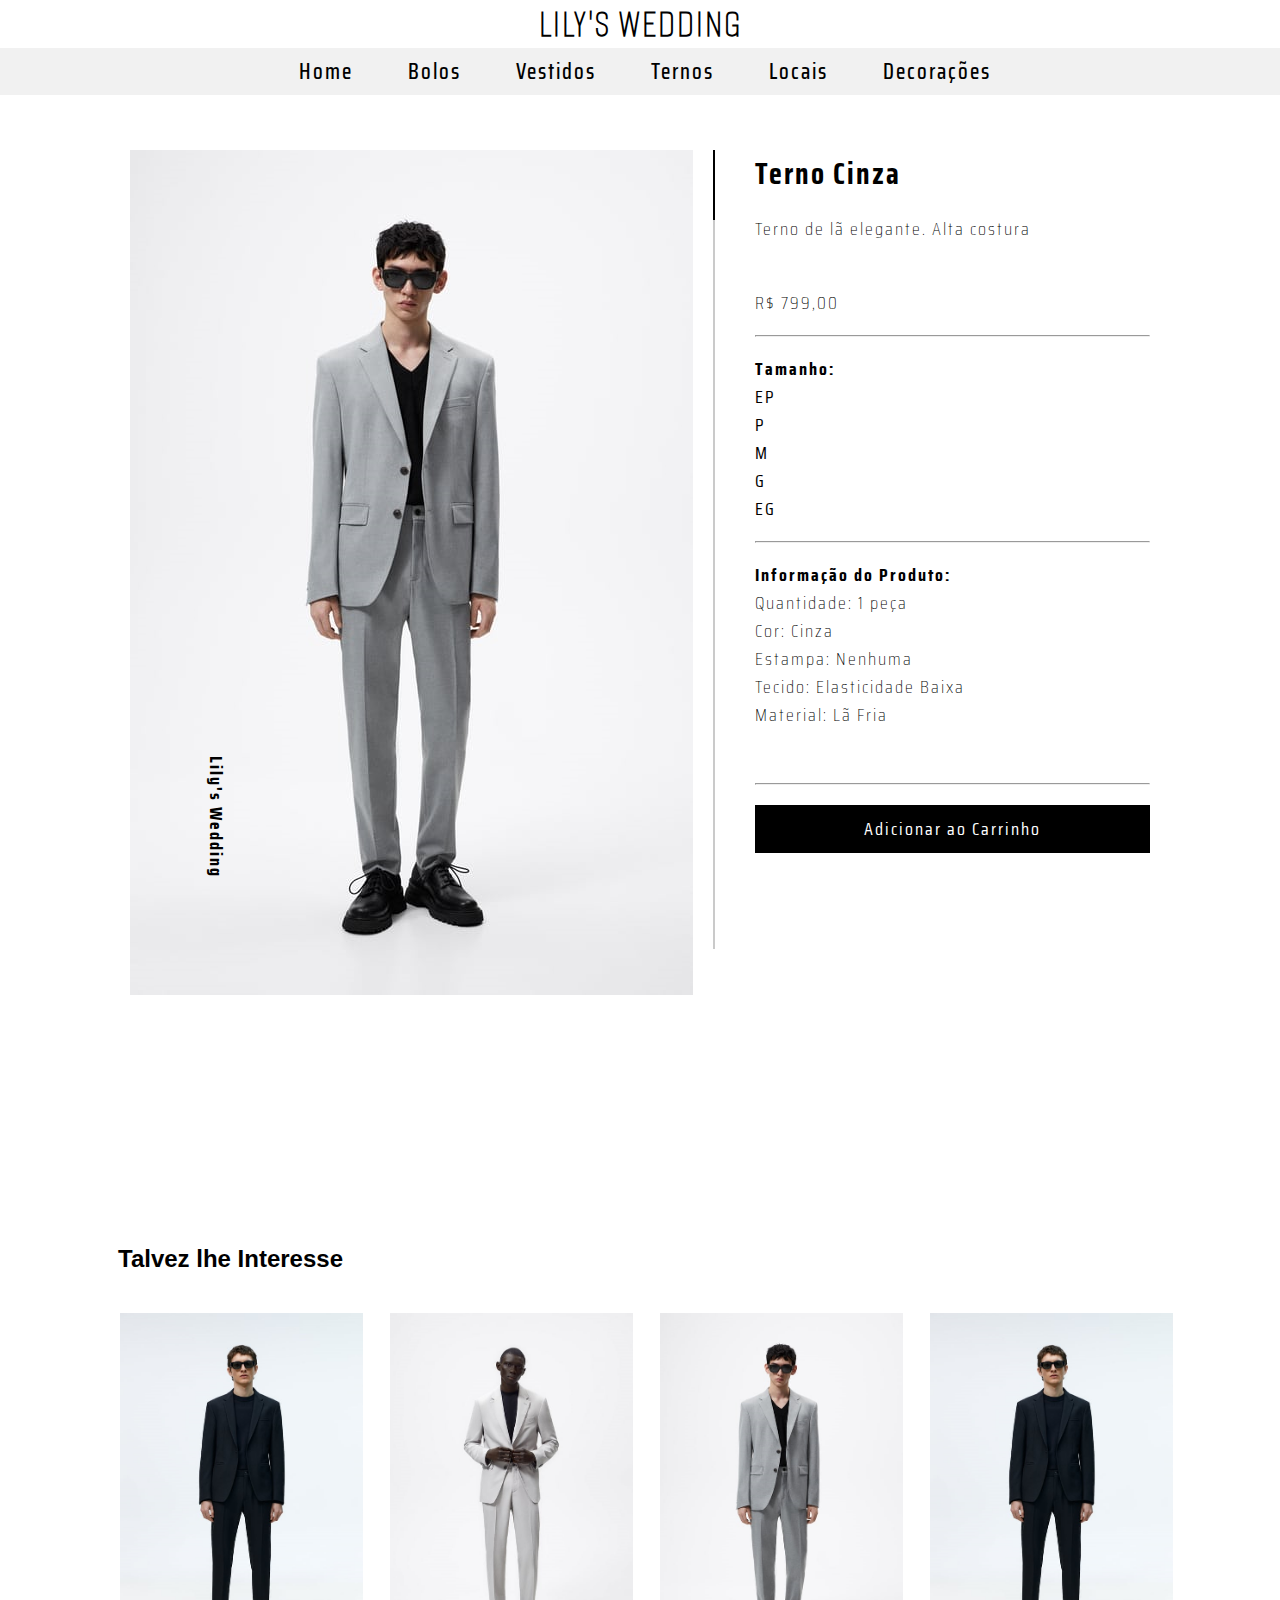
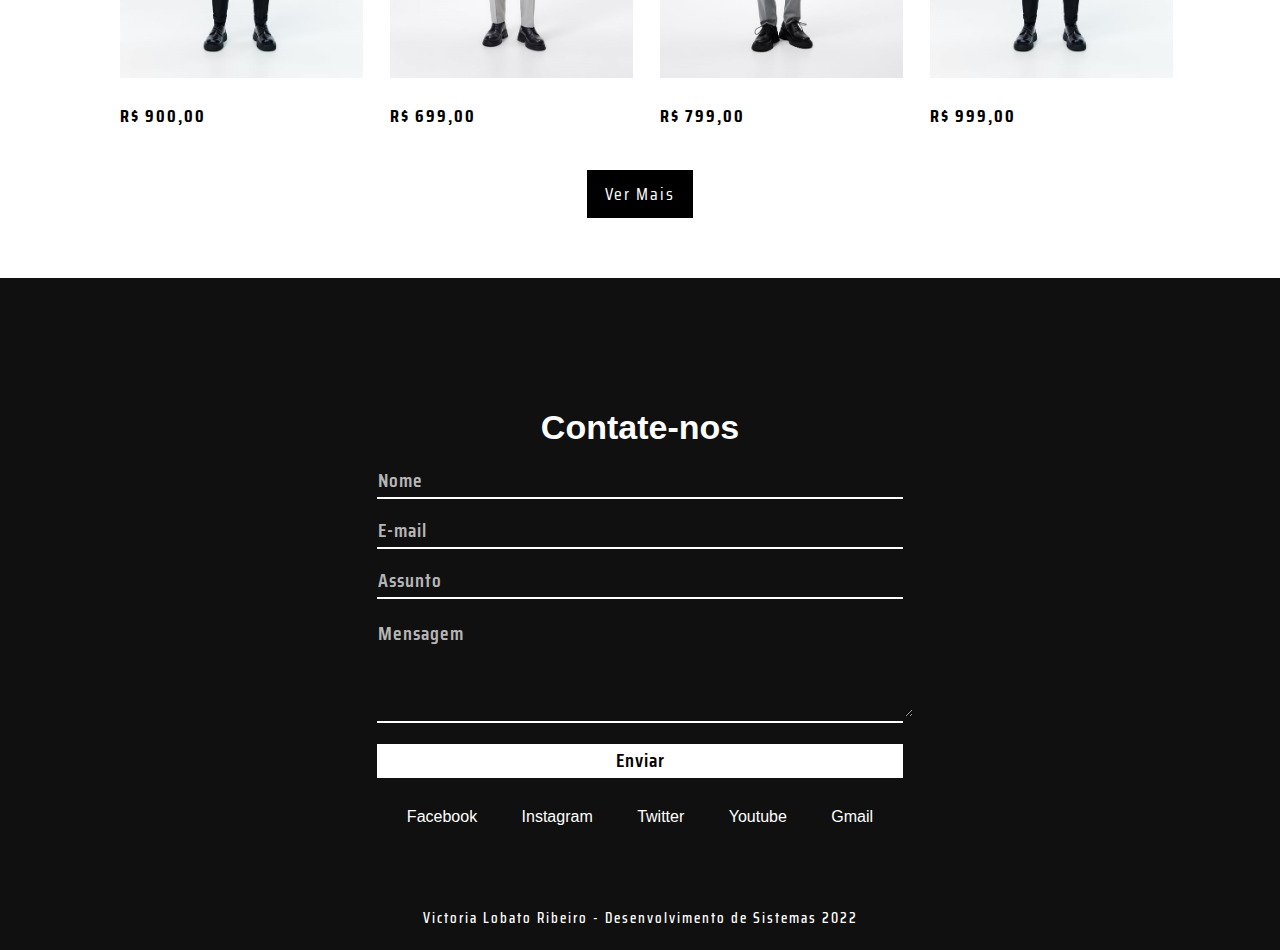
<file: suit2.html>
<!DOCTYPE html>
<html lang="pt-BR">
<head>
    <meta charset="UTF-8">
    <meta name="viewport"content="width=device-width, initial-scale=1.0">
    <title>Lily's Wedding || Comprar</title>
    <link rel = "stylesheet" href = "buy.css">
    <link rel="stylesheet" href="https://unpkg.com/boxicons@latest/css/boxicons.min.css">
    <link rel="icon" type="image/x-icon" href="img/favicon.ico">

    <script src = "https://ajax.googleapis.com/ajax/libs/jquery/3.1.1/jquery.min.js"></script>

    <!-- Icons Redes Sociais -->
    <link rel="stylesheet" href="https://unpkg.com/boxicons@latest/css/boxicons.min.css">

    <!-- Plus Icon -->
    <link rel="stylesheet" href="https://cdnjs.cloudflare.com/ajax/libs/font-awesome/4.7.0/css/font-awesome.min.css">
    
</head>
<body>
  <!--Navbar-->
  <div class="navbar">
      <div class = "max-width"></div>
          <div class="logo"><h1>LILY'S WEDDING</h1></div>
          <div class="shop">
              <a href="#"><i class='bx bx-user' title="Login/Cadastrar"></i></a>
              <a href="#"><i class='bx bx-heart' title="Favoritos"></i><span>0</span></a>
              <a href="cart.html" class="cart-icon"><i class='bx bx-shopping-bag' title="Carrinho"></i><span>0</span></a>
          </div>
    
          <ul class="menu">
            <li> <a href="index.html">Home</a> </li>
            <li> <a href="cake.html">Bolos</a> </li>   
            <li> <a href="dress.html">Vestidos</a> </li>
            <li> <a href="suits.html">Ternos</a> </li>
            <li> <a href="local.html">Locais</a> </li> 
            <li> <a href="deco.html">Decorações</a> </li>
          </ul>
      </div>
  </div>

    <span class="cart-btn"></span>
    <span class="cart-btn"></span>
    <span class="cart-btn"></span>
    <span class="cart-btn"></span>
    <span class="cart-btn"></span>
    <span class="cart-btn"></span>
    <span class="cart-btn"></span>
    
    <!-- Ternos -->
    <section class="comprar" id="comprar">
        <div class = "max-width">
            <div class = "content">
                <div class="buy">
                    <div class="buy-img">
                        <img src="img/t2.png" alt="">
                        <p class="text-cake">Lily's Wedding</p>
                        <div class="solid">
                            <div class="solid-up"></div>
                        </div>
                    </div>
                
                    <div class="buy-txt">
                        <p><span>Terno Cinza</span></p><br>
                        <p>Terno de lã elegante. Alta costura</p><br>
                        <p><br>R$ 799,00</p>
                        <form>
                            <br><hr><br>
                            <p id="price">Tamanho:</p>
                            <input type="radio" name="size" value="ep" id="myradio1">
                            <label for="myradio1">EP</label>

                            <input type="radio" name="size" value="p" id="myradio2" required>
                            <label for="myradio2">P</label>
                            
                            <input type="radio" name="size" value="m" id="myradio3">
                            <label for="myradio3">M</label>
                            
                            <input type="radio" name="size" value="g" id="myradio4">
                            <label for="myradio4">G</label>
                            
                            <input type="radio" name="size" value="eg" id="myradio5">
                            <label for="myradio5">EG</label>
                            <br><hr><br>
                            <p id="price">Informação do Produto:</p>
                            <p>
                                Quantidade:     1 peça
                                <br>Cor:        Cinza
                                <br>Estampa:	Nenhuma
                                <br>Tecido:	    Elasticidade Baixa
                                <br>Material:	Lã Fria
                            </p><br>
                            <br><br><hr>
                            <button type="submit" class="cart-btn">Adicionar ao Carrinho</button>
                        </form>
                    </div>
                </div>
            </div>
        </div>
    </section>

     <!--Sugestões-->
    <section class="sugest" id="sugest">
        <div class = "max-width">
            <h2>Talvez lhe Interesse</h2>
            <div class = "content">
                <div class="products">
                    <div class="products-uni">
                        <a href ="suit3.html"><img src="img/t3.png" alt="" title="Terno Preto"></a>
                        <p><span>R$ 900,00</span></p>
                    </div>
                
                    <div class="products-uni">
                        <a href ="suit1.html"><img src="img/t1.png" alt="" title="Terno Branco"></a>
                        <p><span>R$ 699,00</span></p>
                    </div>
        
                    <div class="products-uni">
                        <a href ="suit2.html"><img src="img/t2.png" alt="" title="Terno Cinza"></a>
                        <p><span>R$ 799,00</span></p>
                    </div>

                    <div class="products-uni">
                        <a href ="suit3.html"><img src="img/t3.png" alt="" title="Terno Preto"></a>
                        <p><span>R$ 999,00</span></p>
                    </div>
                </div>
                <div class="info"><a href="#VerMais">Ver Mais</a></div>
            </div>
        </div>
    </section>

    <!-- Rodapé -->
    <section class="footer">
        <div class="newsletter">
            <div class="card">
                <h2>Contate-nos</h2>
                <div class="card-uni">
                    <input type="text" id="nome" autocomplete="off" placeholder="Nome">
                </div>
                <br>
                <div class="card-uni">
                    <input type="email" id="email" autocomplete="off" placeholder="E-mail">
                </div>
                <br>
                <div class="card-uni">
                    <input type="text" id="assunto" autocomplete="off" placeholder="Assunto">
                </div>
                <br>
                <div class="card-uni">
                    <textarea id="mensagem" style="overflow:hidden" style="resize:auto" placeholder="Mensagem" cols="30" rows="10"></textarea>
                </div>
                <p>Fique por dentro das últimas novidades, tendências e promoções.</p>
                <button type="submit"><span>Enviar</span></button>
            </div>
            <div class="networks">
                <a href="#">Facebook</a>
                <a href="#">Instagram</a>
                <a href="#">Twitter</a>
                <a href="#">Youtube</a>
                <a href="#">Gmail</a>
            </div>
        </div>
        <p class="copyr">Victoria Lobato Ribeiro - Desenvolvimento de Sistemas 2022</p>
    </section>
</body>
</html>

<script src="main.js"></script>
</file>
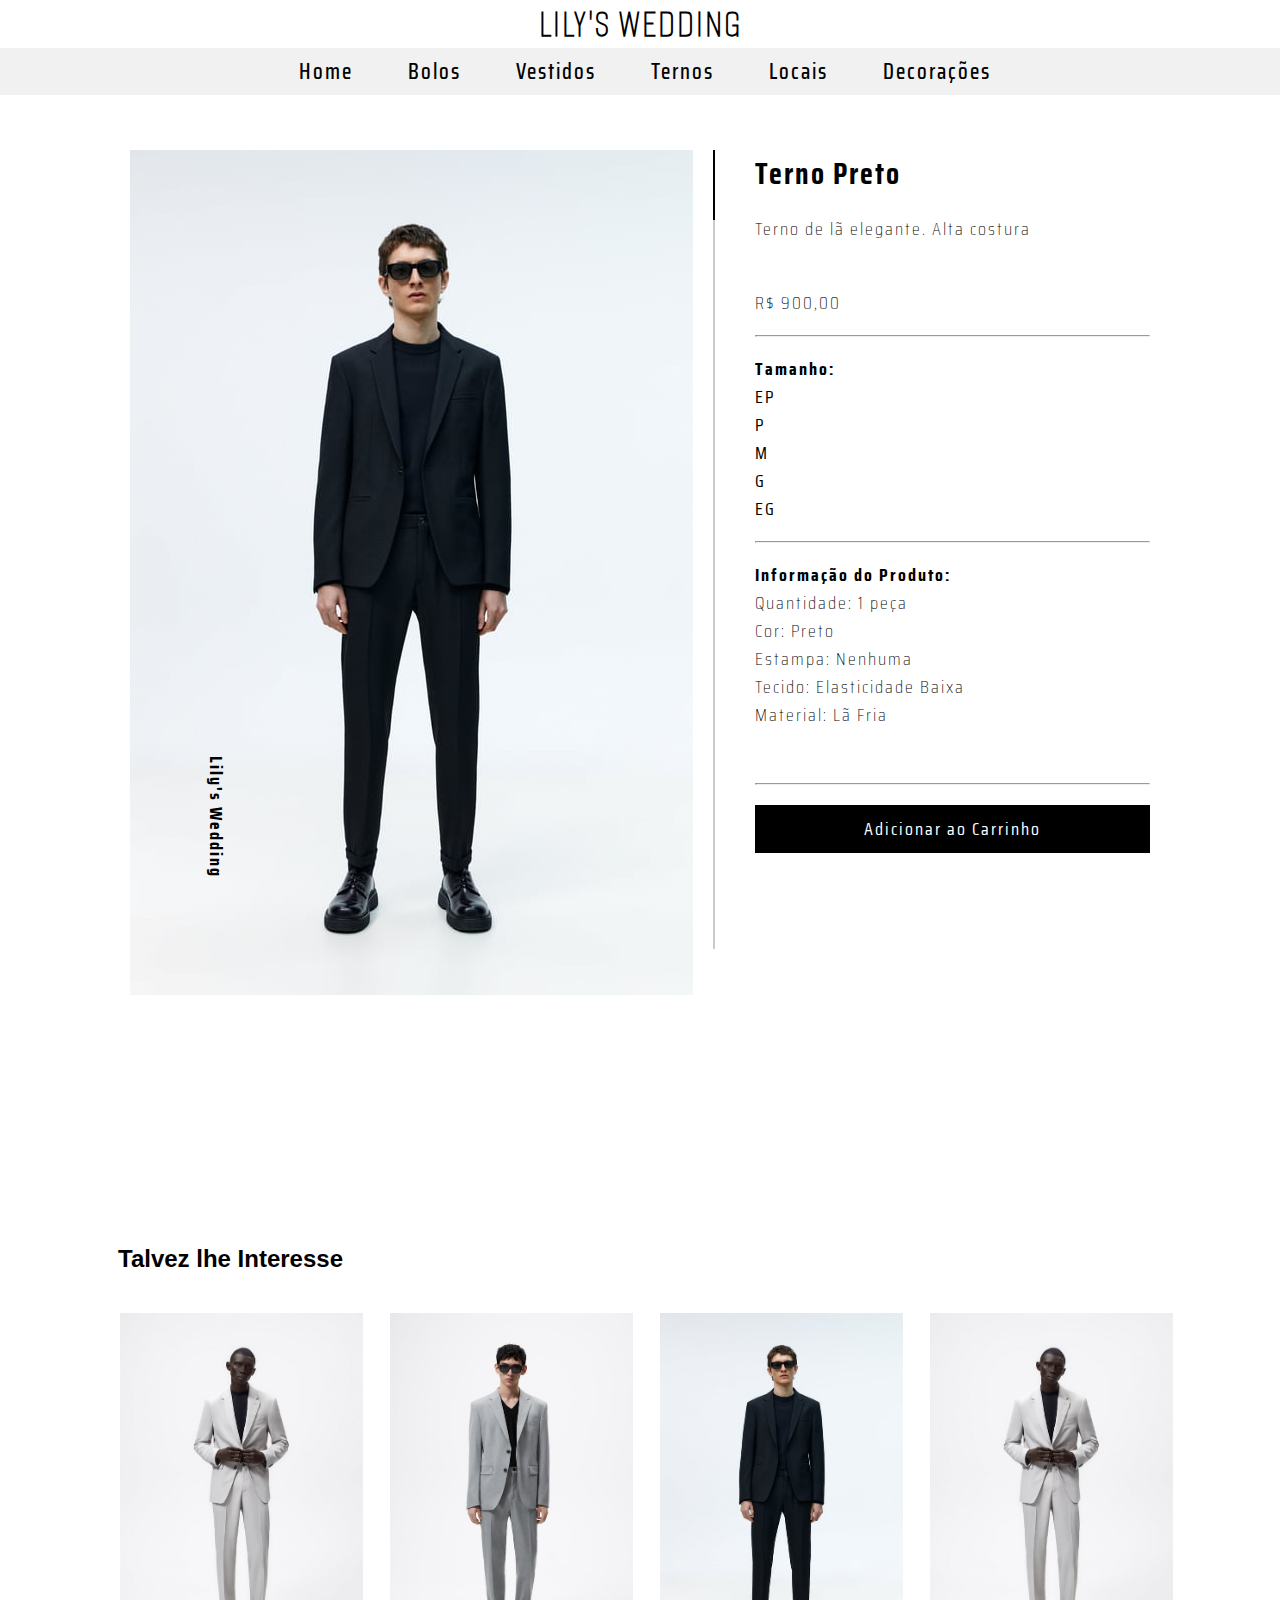
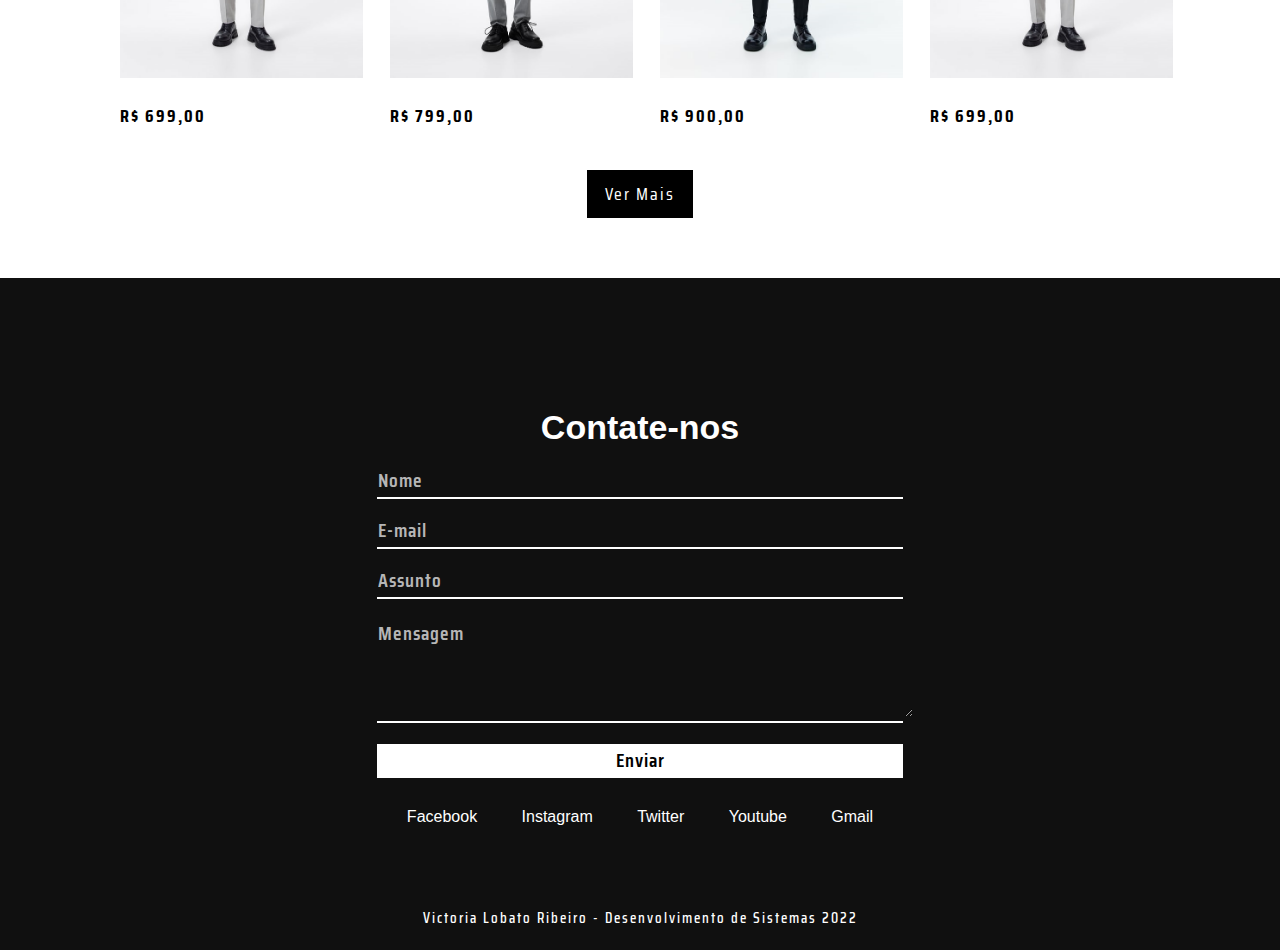
<file: suit3.html>
<!DOCTYPE html>
<html lang="pt-BR">
<head>
    <meta charset="UTF-8">
    <meta name="viewport"content="width=device-width, initial-scale=1.0">
    <title>Lily's Wedding || Comprar</title>
    <link rel = "stylesheet" href = "buy.css">
    <link rel="stylesheet" href="https://unpkg.com/boxicons@latest/css/boxicons.min.css">
    <link rel="icon" type="image/x-icon" href="img/favicon.ico">

    <script src = "https://ajax.googleapis.com/ajax/libs/jquery/3.1.1/jquery.min.js"></script>

    <!-- Icons Redes Sociais -->
    <link rel="stylesheet" href="https://unpkg.com/boxicons@latest/css/boxicons.min.css">

    <!-- Plus Icon -->
    <link rel="stylesheet" href="https://cdnjs.cloudflare.com/ajax/libs/font-awesome/4.7.0/css/font-awesome.min.css">
    
</head>
<body>
  <!--Navbar-->
  <div class="navbar">
      <div class = "max-width"></div>
          <div class="logo"><h1>LILY'S WEDDING</h1></div>
          <div class="shop">
              <a href="#"><i class='bx bx-user' title="Login/Cadastrar"></i></a>
              <a href="#"><i class='bx bx-heart' title="Favoritos"></i><span>0</span></a>
              <a href="cart.html" class="cart-icon"><i class='bx bx-shopping-bag' title="Carrinho"></i><span>0</span></a>
          </div>
    
          <ul class="menu">
            <li> <a href="index.html">Home</a> </li>
            <li> <a href="cake.html">Bolos</a> </li>   
            <li> <a href="dress.html">Vestidos</a> </li>
            <li> <a href="suits.html">Ternos</a> </li>
            <li> <a href="local.html">Locais</a> </li> 
            <li> <a href="deco.html">Decorações</a> </li>
          </ul>
      </div>
  </div>

    <span class="cart-btn"></span>
    <span class="cart-btn"></span>
    <span class="cart-btn"></span>
    <span class="cart-btn"></span>
    <span class="cart-btn"></span>
    <span class="cart-btn"></span>
    <span class="cart-btn"></span>
    <span class="cart-btn"></span>

    <!-- Ternos -->
    <section class="comprar" id="comprar">
        <div class = "max-width">
            <div class = "content">
                <div class="buy">
                    <div class="buy-img">
                        <img src="img/t3.png" alt="">
                        <p class="text-cake">Lily's Wedding</p>
                        <div class="solid">
                            <div class="solid-up"></div>
                        </div>
                    </div>
                
                    <div class="buy-txt">
                        <p><span>Terno Preto</span></p><br>
                        <p>Terno de lã elegante. Alta costura</p><br>
                        <p><br>R$ 900,00</p>
                        <form>
                            <br><hr><br>
                            <p id="price">Tamanho:</p>
                            <input type="radio" name="size" value="ep" id="myradio1">
                            <label for="myradio1">EP</label>

                            <input type="radio" name="size" value="p" id="myradio2" required>
                            <label for="myradio2">P</label>
                            
                            <input type="radio" name="size" value="m" id="myradio3">
                            <label for="myradio3">M</label>
                            
                            <input type="radio" name="size" value="g" id="myradio4">
                            <label for="myradio4">G</label>
                            
                            <input type="radio" name="size" value="eg" id="myradio5">
                            <label for="myradio5">EG</label>
                            <br><hr><br>
                            <p id="price">Informação do Produto:</p>
                            <p>
                                Quantidade:     1 peça
                                <br>Cor:        Preto
                                <br>Estampa:	Nenhuma
                                <br>Tecido:	    Elasticidade Baixa
                                <br>Material:	Lã Fria
                            </p><br>
                            <br><br><hr>
                            <button type="submit" class="cart-btn">Adicionar ao Carrinho</button>
                        </form>
                    </div>
                </div>
            </div>
        </div>
    </section>

     <!--Sugestões-->
     <section class="sugest" id="sugest">
        <div class = "max-width">
            <h2>Talvez lhe Interesse</h2>
            <div class = "content">
                <div class="products">
                    <div class="products-uni">
                        <a href ="suit1.html"><img src="img/t1.png" alt="" title="Terno Branco"></a>
                        <p><span>R$ 699,00</span></p>
                    </div>
                
                    <div class="products-uni">
                        <a href ="suit2.html"><img src="img/t2.png" alt="" title="Terno Cinza"></a>
                        <p><span>R$ 799,00</span></p>
                    </div>
        
                    <div class="products-uni">
                        <a href ="suit3.html"><img src="img/t3.png" alt="" title="Terno Preto"></a>
                        <p><span>R$ 900,00</span></p>
                    </div>

                    <div class="products-uni">
                        <a href ="suit1.html"><img src="img/t1.png" alt="" title="Terno Branco"></a>
                        <p><span>R$ 699,00</span></p>
                    </div>
                </div>
                <div class="info"><a href="#VerMais">Ver Mais</a></div>
            </div>
        </div>
    </section>


    <!-- Rodapé -->
    <section class="footer">
        <div class="newsletter">
            <div class="card">
                <h2>Contate-nos</h2>
                <div class="card-uni">
                    <input type="text" id="nome" autocomplete="off" placeholder="Nome">
                </div>
                <br>
                <div class="card-uni">
                    <input type="email" id="email" autocomplete="off" placeholder="E-mail">
                </div>
                <br>
                <div class="card-uni">
                    <input type="text" id="assunto" autocomplete="off" placeholder="Assunto">
                </div>
                <br>
                <div class="card-uni">
                    <textarea id="mensagem" style="overflow:hidden" style="resize:auto" placeholder="Mensagem" cols="30" rows="10"></textarea>
                </div>
                <p>Fique por dentro das últimas novidades, tendências e promoções.</p>
                <button type="submit"><span>Enviar</span></button>
            </div>
            <div class="networks">
                <a href="#">Facebook</a>
                <a href="#">Instagram</a>
                <a href="#">Twitter</a>
                <a href="#">Youtube</a>
                <a href="#">Gmail</a>
            </div>
        </div>
        <p class="copyr">Victoria Lobato Ribeiro - Desenvolvimento de Sistemas 2022</p>
    </section>
</body>
</html>

<script src="main.js"></script>
</file>
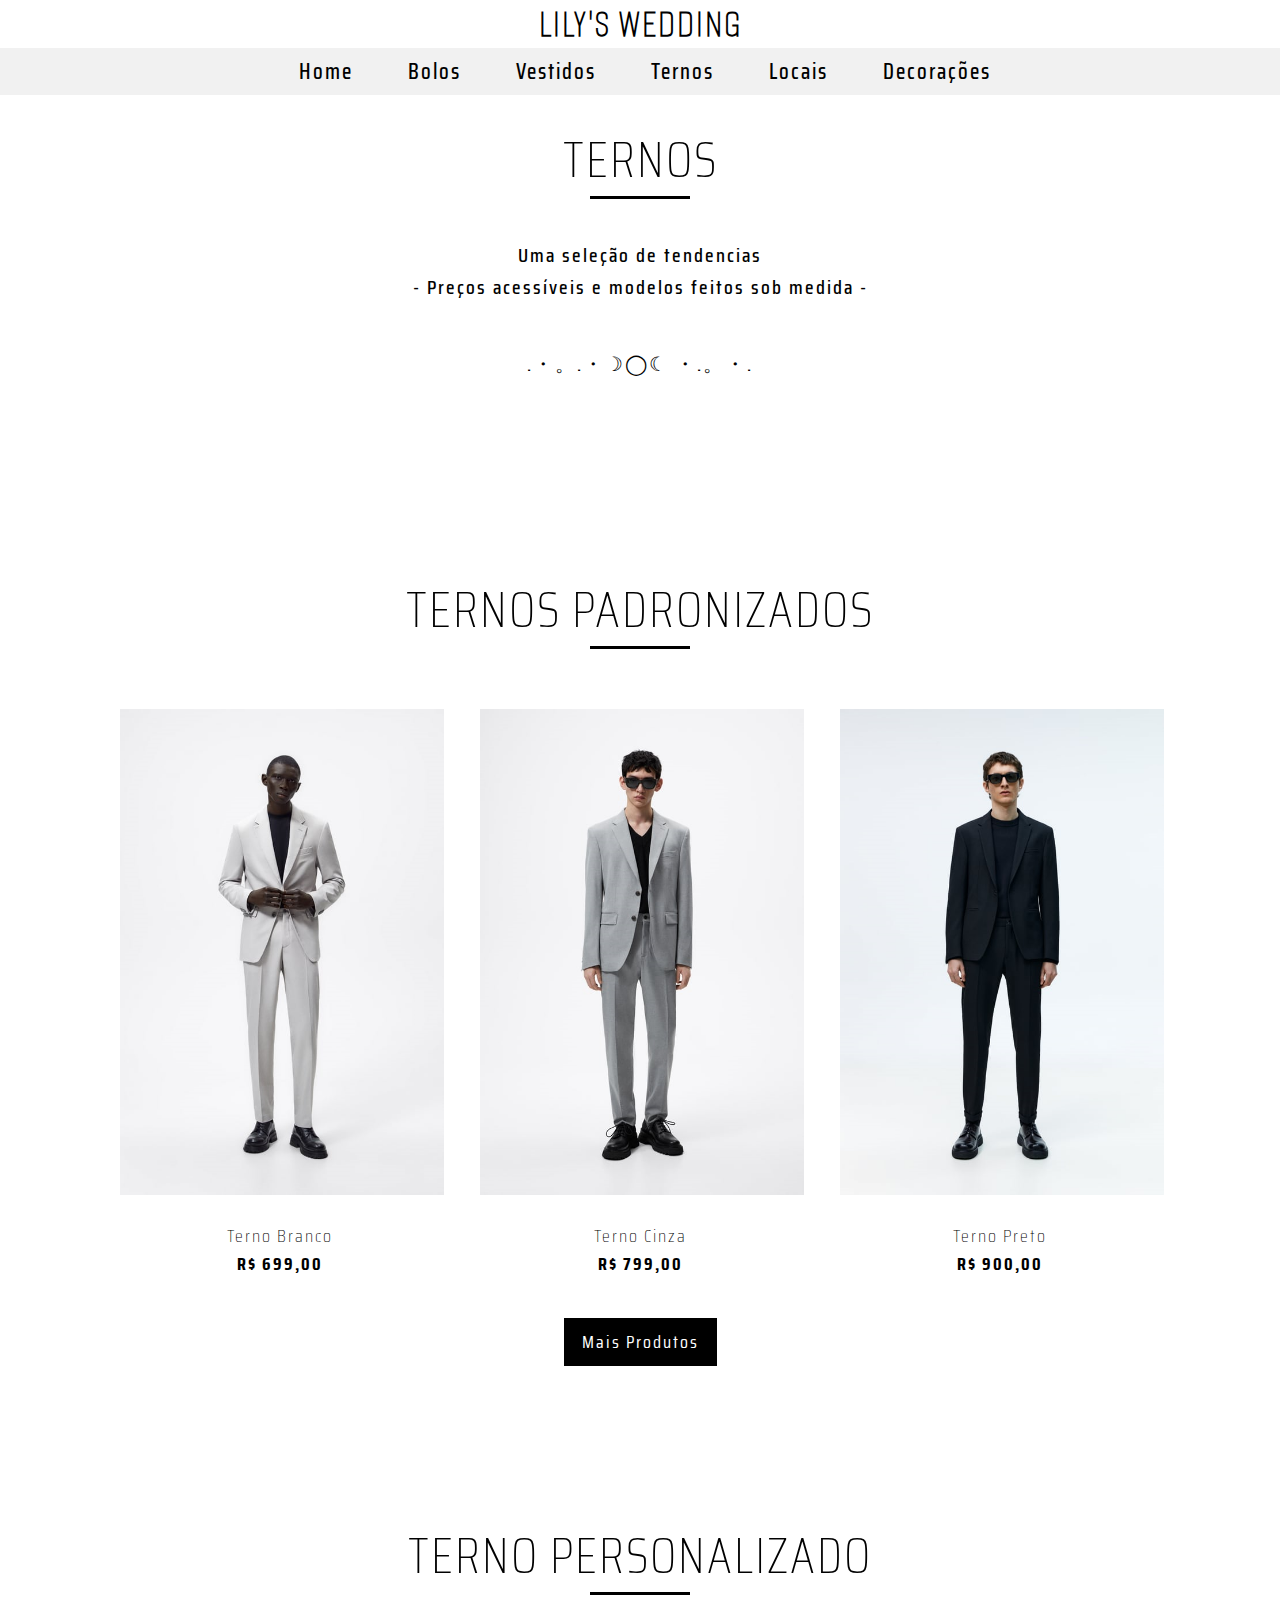
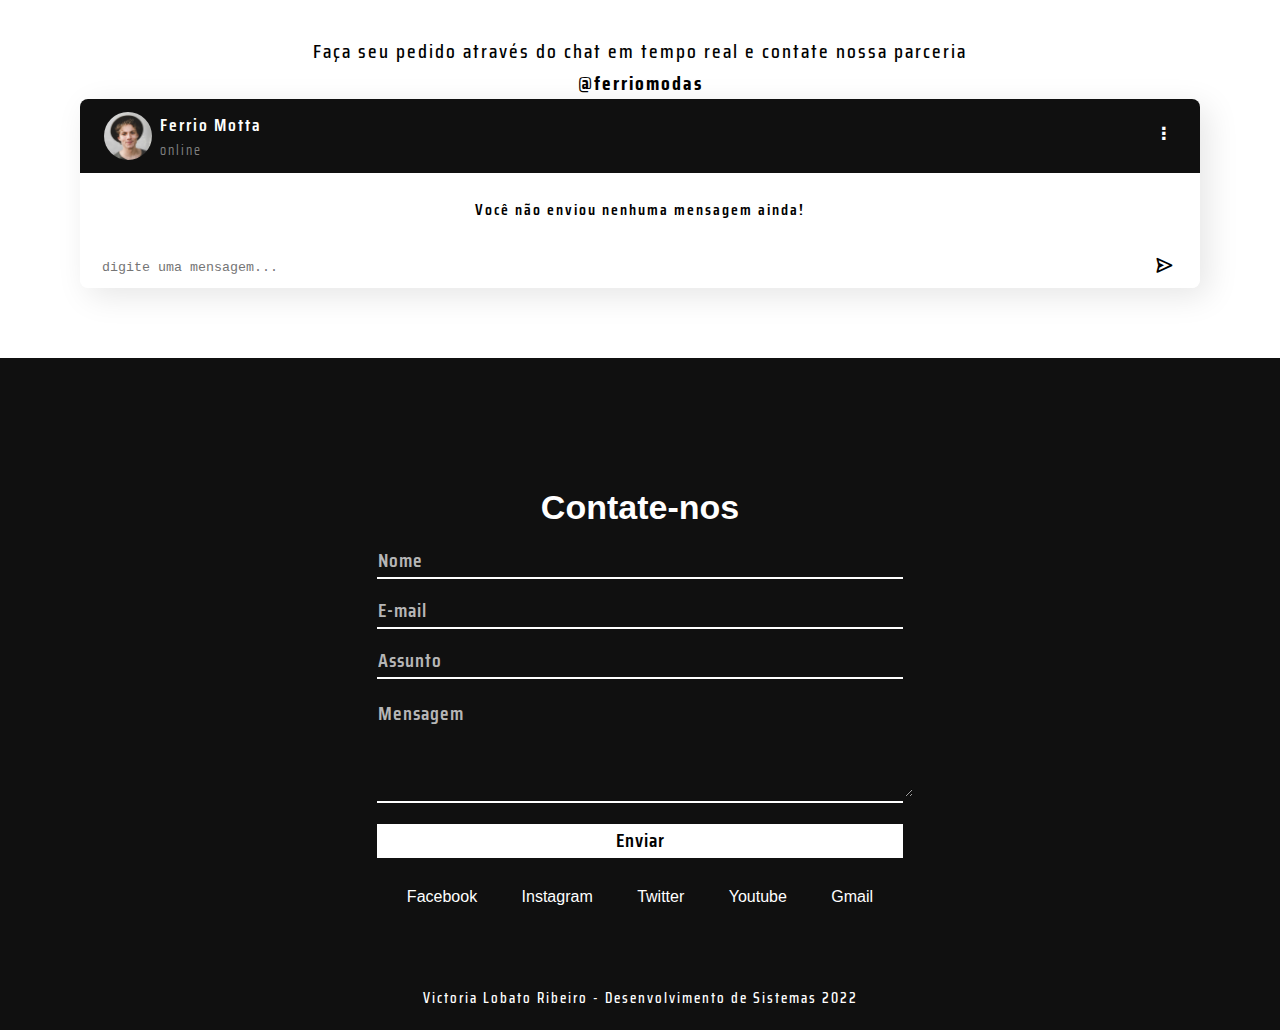
<file: suits.html>
<!DOCTYPE html>
<html lang="pt-BR">
<head>
    <meta charset="UTF-8">
    <meta name="viewport"content="width=device-width, initial-scale=1.0">
    <title>Lily's Wedding || Ternos</title>
    <link rel = "stylesheet" href = "main.css">
    <link rel="stylesheet" href="https://unpkg.com/boxicons@latest/css/boxicons.min.css">
    <link rel="icon" type="image/x-icon" href="img/favicon.ico">

    <script src = "https://ajax.googleapis.com/ajax/libs/jquery/3.1.1/jquery.min.js"></script>

    <!-- Icons Redes Sociais -->
    <link rel="stylesheet" href="https://unpkg.com/boxicons@latest/css/boxicons.min.css">

    <!-- Plus Icon -->
    <link rel="stylesheet" href="https://cdnjs.cloudflare.com/ajax/libs/font-awesome/4.7.0/css/font-awesome.min.css">
    
</head>
<body>
    <!--Navbar-->
    <div class="navbar">
        <div class = "max-width"></div>
            <div class="logo"><h1>LILY'S WEDDING</h1></div>
            <div class="shop">
                <a href="#"><i class='bx bx-user' title="Login/Cadastrar"></i></a>
                <a href="#"><i class='bx bx-heart' title="Favoritos"></i><span>0</span></a>
                <a href="cart.html" class="cart-icon"><i class='bx bx-shopping-bag' title="Carrinho"></i><span>0</span></a>
            </div>
      
            <ul class="menu">
                <li> <a href="index.html">Home</a> </li>
                <li> <a href="cake.html">Bolos</a> </li>   
                <li> <a href="dress.html">Vestidos</a> </li>
                <li> <a href="suits.html">Ternos</a> </li>
                <li> <a href="local.html">Locais</a> </li> 
                <li> <a href="deco.html">Decorações</a> </li>
            </ul>
        </div>
    </div>

      <!--Sessão - Tópicos em Destaque-->
      <section class="topics" id="topics">
        <div class = "max-width">
            <h2 class = "title">Ternos</h2>
            <p class="text">Uma seleção de tendencias <br> - Preços acessíveis e modelos feitos sob medida -</p>
            <br>
            <p class="text">.・。.・☽◯☾ ・.。・.</p>
        </div>
    </section>

    <span class="cart-btn"></span>
    <span class="cart-btn"></span>
    <span class="cart-btn"></span>
    <span class="cart-btn"></span>
    <span class="cart-btn"></span>
    <span class="cart-btn"></span>

    <!--Sessão - Ternos Padronizados -->
    <section class="bolo1" id="dress1">
        <div class = "max-width">
            <h2 class = "title">Ternos Padronizados</h2>
            <div class = "content">
                <div class="products">
                    <div class="products-uni">
                        <div class="image">
                            <button class="cart-btn">Adicionar ao Carrinho</button>
                            <a href="suit1.html"><img src="img/t1.png" alt=""></a>
                        </div>
                        <p>Terno Branco<br><span>R$ 699,00</span></p>
                    </div>
                
                    <div class="products-uni">
                        <div class="image">
                            <button class="cart-btn">Adicionar ao Carrinho</button>
                            <a href="suit2.html"><img src="img/t2.png" alt=""></a>
                        </div>
                        <p>Terno Cinza<br><span>R$ 799,00</span></p>
                    </div>
        
                    <div class="products-uni">
                        <div class="image">
                            <button class="cart-btn">Adicionar ao Carrinho</button>
                            <a href="suit3.html"><img src="img/t3.png" alt=""></a>
                        </div>
                        <p>Terno Preto<br><span>R$ 900,00</span></p>
                    </div>
                </div>
                <div class="info"><a href="#MaisProdutos">Mais Produtos</a></div>
            </div>
        </div>
    </section>

    <!--Sessão - Terno Personalizado-->
    <section class="short" id="bolo2">
        <div class = "max-width">
            <h2 class = "title">Terno Personalizado</h2>
            <p class="text">Faça seu pedido através do chat em tempo real e contate nossa parceria <br> <strong>@ferriomodas</strong></p>
            
            <div class = "chatbox-wrapper">
                <div class = "chatbox-header">
                    <div class = "chatbox-profile">
                        <img src="img/p2.png" alt="" class="chatbox-image">
                        <div>
                            <h4 class="chatbox-name">Ferrio Motta</h4>
                            <p class="chatbox-status">online</p>
                        </div>
                    </div>
                    <div class = "chatbox-dropdown">
                        <i class='bx bx-dots-vertical chatbox-dropdown-toggle'></i>
                        <ul class = "chatbox-dropdown-menu">
                            <li> <a href="#">Search</a> </li>
                            <li> <a href="#">Reportar</a> </li>
                        </ul>
                    </div>
                </div>
                <div class="chatbox-content">
                    <h4 class="chatbox-no-message">Você não enviou nenhuma mensagem ainda!</h4>
                    <!-- <div class="chatbox-item-sent">   
                        <span class="chatbox-item-text">
                            xxxxxxxxxxxxxxxxxx
                        </span>
                        <span class="chatbox-item-time">08:30</span>
                    </div> 
                    <div class="chatbox-item-received">   
                        <span class="chatbox-item-text">
                            xxxxxxxxxxxxxxxxxx
                        </span>
                        <span class="chatbox-item-time">08:30</span>
                    </div>  -->
                </div>
                <div class="chatbox-message-bottom">
                    <form action="#" class="chatbox-form">
                        <textarea rows="1" placeholder="digite uma mensagem..." class="chatbox-input"></textarea>
                        <button type="submit" class="chatbox-submit"><i class='bx bx-send' ></i></button>
                    </form>
                </div>
            </div>
        </div>
    </section>

    <!--Sessão - Contato-->
    <section class="footer">
        <div class="newsletter">
            <div class="card">
                <h2>Contate-nos</h2>
                <div class="card-uni">
                    <input type="text" id="nome" autocomplete="off" placeholder="Nome">
                </div>
                <br>
                <div class="card-uni">
                    <input type="email" id="email" autocomplete="off" placeholder="E-mail">
                </div>
                <br>
                <div class="card-uni">
                    <input type="text" id="assunto" autocomplete="off" placeholder="Assunto">
                </div>
                <br>
                <div class="card-uni">
                    <textarea id="mensagem" style="overflow:hidden" style="resize:auto" placeholder="Mensagem" cols="30" rows="10"></textarea>
                </div>
                <p>Fique por dentro das últimas novidades, tendências e promoções.</p>
                <button type="submit"><span>Enviar</span></button>
            </div>
            <div class="networks">
                <a href="#">Facebook</a>
                <a href="#">Instagram</a>
                <a href="#">Twitter</a>
                <a href="#">Youtube</a>
                <a href="#">Gmail</a>
            </div>
        </div>
        <p class="copyr">Victoria Lobato Ribeiro - Desenvolvimento de Sistemas 2022</p>
    </section>
</body>
</html>

<script src="main.js"></script>
<script src="chatbox.js"></script>
</file>
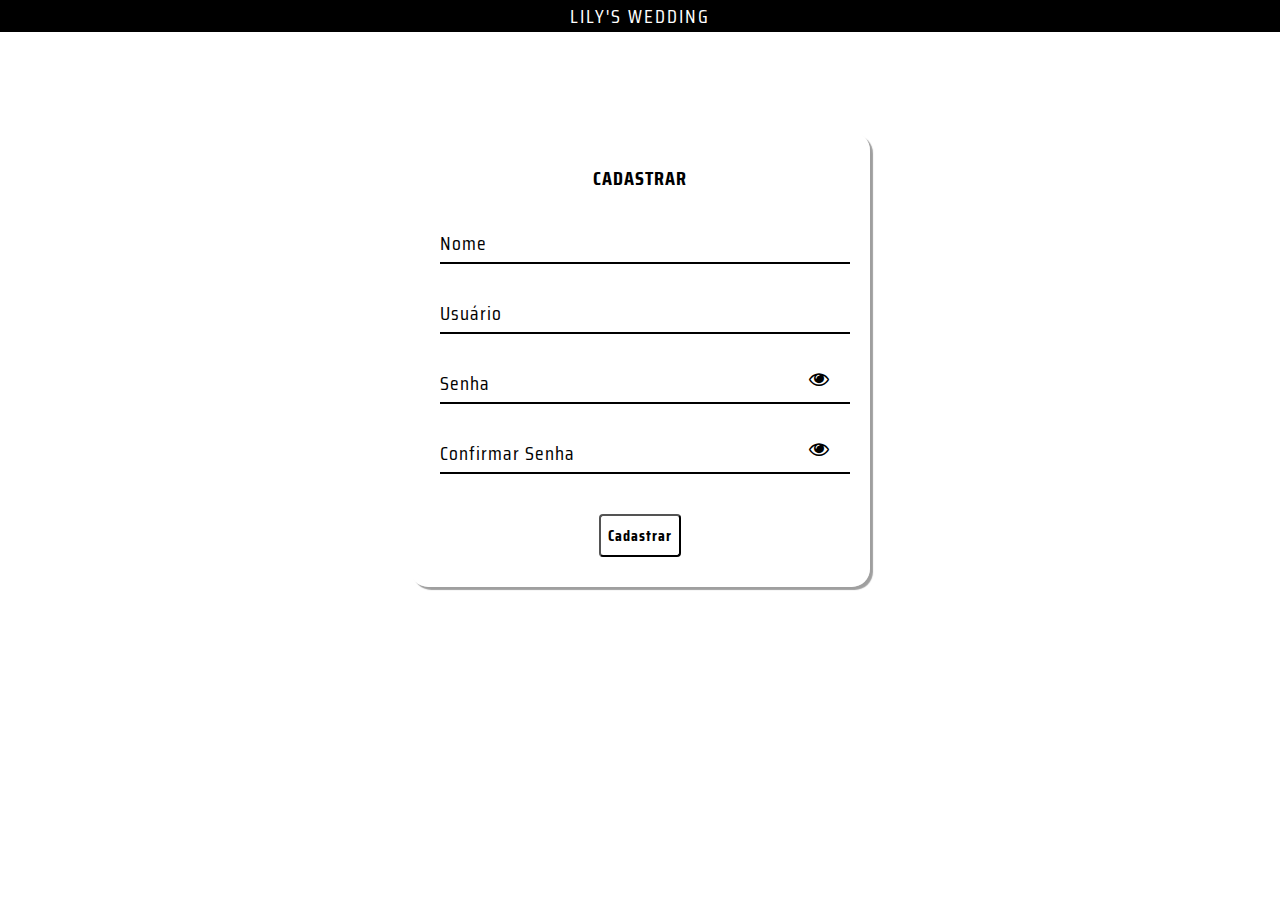
<file: login/cadastrar.html>
<!DOCTYPE html>
<html lang="pt-br">
  <head>
    <meta charset="UTF-8" />
    <meta http-equiv="X-UA-Compatible" content="IE=edge" />
    <meta name="viewport" content="width=device-width, initial-scale=1.0" />
    <link rel="stylesheet" href="https://stackpath.bootstrapcdn.com/font-awesome/4.7.0/css/font-awesome.min.css" />
    <link rel="stylesheet" href="cadastrar.css" />
    <link rel="icon" type="image/x-icon" href="/img/favicon.ico">

    <title>Singup</title>
  </head>
  <body>
    <div class="logo"><h1>LILY'S WEDDING</h1></div>
    
    <div class="container">
      <div class="card">
        <h1>CADASTRAR</h1>

        <div id="msgError"></div>
        <div id="msgSuccess"></div>

        <div class="label-float">
          <input type="text" id="nome" placeholder=" " required />
          <label id="labelNome" for="nome">Nome</label>
        </div>

        <div class="label-float">
          <input type="text" id="usuario" placeholder=" " required />
          <label id="labelUsuario" for="usuario">Usuário</label>
        </div>

        <div class="label-float">
          <input type="password" id="senha" placeholder=" " required />
          <label id="labelSenha" for="senha">Senha</label>
          <i id="verSenha" class="fa fa-eye" aria-hidden="true"></i>
        </div>

        <div class="label-float">
          <input type="password" id="confirmSenha" placeholder=" " required />
          <label id="labelConfirmSenha" for="confirmSenha">Confirmar Senha</label>
          <i id="verConfirmSenha" class="fa fa-eye" aria-hidden="true"></i>
        </div>

        <div class="justify-center">
          <button onclick="cadastrar()">Cadastrar</button>
        </div>
      </div>
    </div>

    <script src="cadastrar.js"></script>
  </body>
</html>
</file>
<file: main.css>
@import url('https://fonts.googleapis.com/css2?family=Nanum+Gothic:wght@800&display=swap');

@import url('https://fonts.googleapis.com/css2?family=Alumni+Sans+Pinstripe&display=swap');
@import url('https://fonts.googleapis.com/css2?family=Alumni+Sans+Pinstripe&family=Saira+Condensed:wght@100&display=swap');

@import url('https://fonts.googleapis.com/css2?family=Montserrat:wght@600&display=swap');

*
{
    text-decoration: none; /* Remover sublinhado dos links href */
    margin: 0;
}

body
{
    font-family: monospace;    
    color: black;
    background-color:white;
    font-family: 'noto sans', sans-serif;
    box-sizing: border-box;
    overflow-x: hidden;
}

.max-width
{
    max-width: 1300px;
    padding: 0 80px;
    margin: auto;
}

/*====| Navbar |====*/
.toptxt
{
    z-index: 5;
    position: absolute;
    width: 100%;
    color: white;
    background: black;
    text-align: center;
    padding: 10px;
    margin: 0;
    font-family: 'Saira Condensed', sans-serif;
    font-weight: 500;
    letter-spacing: 3px;
    font-size: 15px;
}

.navbar
{
    z-index: 4;
    font-family: 'Saira Condensed', sans-serif;
    letter-spacing: 2px;
    user-select: none;
    position: fixed;
    width: 100%;
}

.logo
{
    text-align: center;
    font-family: 'Alumni Sans Pinstripe', sans-serif;
    font-weight:bold;
    letter-spacing: 2px;
    padding: 15px 0;
    font-size: 20px;
    background: white;

    margin: -15px 0;
}

.shop
{
    font-size: 26px;
    color: #101010;
    cursor: pointer;
    position: absolute;
}

.shop a
{
    position: relative;
    color: black;
    left: 1720px;
    top: -40px;
}

.shop span
{
    font-family: sans-serif;
    padding-left: 4px;
    position: relative;
    top: -2px;
}

.navbar .menu
{
    margin: -1px;
    padding: 6px;
    width: 100%;
    text-align: center;
    background: #f1f1f1;
}

.navbar .max-width
{
    list-style: none;
    display: flex;
    align-items: center;
    justify-content: center;
}

.navbar .menu li
{
    list-style: none;
    display: inline-block;
    z-index: 2;
}

.navbar .menu li a
{
    color: black;
    font-size: 22px;
    font-weight: 500;
    margin: 0 25px;
    transition: color 0.3s ease;
}

/* Cor de destaque ao passar mouse */
.navbar .menu li a:hover
{
    text-decoration: underline;
}

/*====| Elementos em Comum |====*/
.bolo1,
.bolo2,
.topics,
.short
{
    font-family: 'Saira Condensed', sans-serif;
    letter-spacing: 2px;
}

.topics .content,
.bolo1 .content, 
.bolo2 .content, 
.short .content, 
.vestido .content, 
.calcado .content, 
.chocker .content
{
    display: flex;
    flex-wrap: wrap;
    align-items: center;
    justify-content: center;
}

section
{
    padding: 70px 0; /*Espaço entre cada seção*/
}

.footer
{
    padding: 100px 0;
}

section .title
{
    font-family: 'Saira Condensed', sans-serif;
    text-transform: uppercase;
    letter-spacing: 2px;
    font-size: 50px;
    font-weight: 100;
    text-align: center;
    padding-bottom: 20px;
    padding-top: 50px;
    position: relative;
}

section .title::before
{
    content: "";
    position: absolute;
    bottom: 20px;
    left: 50%;
    width: 100px;
    height: 3px;
    background: rgb(0, 0, 0);
    transform: translateX(-50%);
}

/*====| Topics |====*/
.topics .content
{
    margin: 50px;
}

.text
{
    padding-top: 20px;
    font-size: 20px;
    text-align: center;
    font-weight: 500;
}

.topic-card
{
    display: flex;
    align-items: center;
    justify-content: center;
}

.topic-card .topic-uni
{
    font-family: 'Saira Condensed', sans-serif;
    letter-spacing: 2px;
    padding: 0 15px;
    text-align: center;
}

.topic-card .topic-uni p
{
    color: white;
    font-size: 50px;
    position: relative;
    top: -520px;
    z-index: 2;
    font-family: 'Montserrat', sans-serif;
}

.topics .content .topic-uni a
{
    text-transform: uppercase;
    font-weight: 500;
    position: relative;
    top: -500px;
    background: white;
    font-family: 'Saira Condensed', sans-serif;
    font-size: 18px;
    letter-spacing: 2px;
    color: black;
    padding: 8px 26px; /*espaçamento da borda do texto*/
    margin-top: 20px;
    border: 2px solid white;
    transition: color 0.3s ease;
}

.topics .content .topic-uni a:hover
{
    color: white;
    background: none;
}

.topics .content .info
{
    position: relative;
    top: -80px;
}

/* ----Local Config ---- */
.topics .local_subtitle
{
    font-family: 'Saira Condensed', sans-serif;
    text-transform: uppercase; 
    letter-spacing: 2px;
    font-size: 40px;
    font-weight: 100;
    text-align: center;
    padding-top: 50px;
    position: relative;
}


.topics .local_img
{
    display: flex;
    align-items: center;
    justify-content: center;
}

.topics .local_img img
{
    width: 960px;
    height: 540px;
}

.topics .local_options
{
    display: flex;
    align-items: center;
    justify-content: center;
}

.topics .local_text
{
    font-size: 20px;
    text-align: center;
    font-weight: 500;
    padding-bottom: 20px;
    padding-left: 40px;
}

.topics .local_text strong
{
    color: black;
    border-bottom: 1px solid #000;
}

.topics .local_text a
{
    color: black;
    border-bottom: 1px solid #000;
}

/* ---- Deco Config ---- */
.topics .deco_img img
{
    width: 540px;
    height: 960px;
}

.topics .deco_div
{
    display: flex;
    align-items: center;
    justify-content: center;
    padding-bottom: 80px;
    
}

.topics .deco_div img
{
    padding: 5px;
}



/*====| Bolos Padronizados |====*/
.products
{
   display: flex;
   align-items: center;
   justify-content: center;
   padding: 20px;
}

.products img
{
    width: 90%;
    margin: 20px;
}

.products img:hover
{
    cursor: pointer;
   /* filter: brightness(.4); */
}

.products p
{
    font-family: 'Saira Condensed', sans-serif;
    letter-spacing: 2px;
    font-weight: 100;
    font-size: 18px;
    text-align: center;
}

.products span
{
    font-weight: bold;
}

.content .info
{
    justify-content: center;
}

.content .info a
{
    background: #000000;
    font-family: 'Saira Condensed', sans-serif;
    font-size: 18px;
    letter-spacing: 2px;
    color: white;
    padding: 8px 16px; /*espaçamento da borda do texto*/
    margin-top: 20px;
    border: 2px solid #000000;
    transition: color 0.3s ease;
    position: relative;
    top: 30px;
}

.content .info a:hover
{
    color:#000000;
    background: none;
}

.products-uni
{
    position: relative;
}

.cart-btn
{
    font-family: 'Saira Condensed', sans-serif;
    cursor: pointer;
    position: absolute;
    top: 45%;
    left: 50%;
    transform: translate(-50%,-50%);
    opacity: 0;

    color: rgb(0, 0, 0);
    background: #ffffff;
    font-size: 17px;
    letter-spacing: 2px;
    padding: 8px 16px;
    border: 2px solid #ffffff;
    transition: all 0.3s ease-in-out;
}

.products-uni button:active{background: none; color: white;}

.image:hover .cart-btn
{
    opacity: 1;
}

.cart-btn i
{
    font-size: 30px;
    color: black;
    padding: 20px;
    margin: 20px;
    border-radius: 90%;
    background: rgb(255, 255, 255);
}

/*====| Bolos Chat |====*/

/*
.chatbox-wrapper{
    position: absolute;
    bottom: calc(100% + 1rem);
    right: 0;
    width: 420px;
}
*/

.chatbox-wrapper{
    border-radius: .5rem;
    overflow: hidden;
    box-shadow: .5rem .5rem 2rem rgba(0, 0, 0, .1);
}

.chatbox-header{
    display: flex;
    align-items: center;
    justify-content: space-between;
    background: #101010;
    padding: .75rem 1.5rem;
}

.chatbox-profile{
    display: flex;
    align-items: center;
    grid-gap: .5rem;
}

.chatbox-image{
    width: 3rem;
    height: 3rem;
    object-fit: cover;
    border-radius: 50%;
}

.chatbox-name{
    font-size: 1.125rem;
    font-weight: 600;
    color: white;
}

.chatbox-status{
    font-size: .875rem; 
    color: grey;
}

.chatbox-dropdown{
    position: relative;
}

.chatbox-dropdown-toggle{
    display: flex;
    justify-content: center;
    align-items: center;
    font-size: 1.25rem;
    cursor: pointer;
    border-radius: 50%;
    color: white;
}

.chatbox-dropdown-toggle:hover{
    background: gray;
}

.chatbox-dropdown-menu{
    list-style: none;
    margin: 0;
    position: absolute;
    top: 100%;
    right: 0;
    padding: .5rem 0;
    width: 120px;
    background: white;
    box-shadow: .25rem .25rem 1.5rem rgba(0, 0, 0, .1);
    transform: scale(0);
    transition: .2s;
}

.chatbox-dropdown-menu.show{
    transform: scale(1);
}

.chatbox-dropdown-menu a{
    font-size: .875rem;
    font-weight: 500;
    color: black;
    text-decoration: none;
    padding: .5rem 1rem;
    display: block;
}

.chatbox-dropdown-menu a:hover{
    background: gray;
}

.chatbox-content{
    background: rgb(255, 255, 255);
    padding: 1.5rem;
    display: flex;
    flex-direction: column;
    grid-row-gap: 1rem;
    max-height: 300px;
    overflow-y: auto;
}

.chatbox-item{
    width: 90%;
    padding: .75rem;
}

.chatbox-item-sent{
    align-self: flex-end;
    background: rgb(29, 29, 29);
    color: white;
    border-radius: .75rem 0 .75rem .75rem;
    padding: 10px;
}

.chatbox-item-received{
    background: rgb(231, 231, 231);
    border-radius: 0 .75rem .75rem .75rem;
    box-shadow: .25rem .25rem 1.5rem rgba(0, 0, 0, .05);
    padding: 10px;
}

.chatbox-item-time{

    font-size: .75rem;
    margin-top: .5rem;
    display: inline-block;
    float: right;
}

.chatbox-bottom{
    background: rgb(218, 218, 218);
    padding: .75rem 1.5rem;
}

.chatbox-form{
    display: flex;
    align-items: center;
    
    background: rgb(255, 255, 255);
    border-radius: .5rem;
    padding: .5rem 1.25rem;
}

.chatbox-input{
    background: transparent;
    outline: none;
    border: none;
    resize: none;
    scrollbar-width: none;
    width: 100%;
}

.chatbox-input::-webkit-scrollbar{
    display: none;
}

.chatbox-submit{
    font-size: 1.25rem;
    color: rgb(0, 0, 0);
    background: transparent;
    border: none;
    outline: none;
    cursor: pointer;
}

.chatbox-no-message{
    font-size: 1rem;
    font-weight: 600;
    text-align: center;
}

/*====| Contato |====*/
.footer
{
    background-color: #101010;
    color: rgb(255, 255, 255);
}


.footer .newsletter
{
    position: relative;
    display: flex;
    flex-direction: column;
    align-items: center;
    justify-content: center;

}

.footer .newsletter p
{
    position: relative;
    bottom: 30px;
    font-size: 18px;
    text-align: center;
    margin-top: 10px;
    margin-bottom: 10px;
}

.footer .card
{
    margin: 30px 0;
}

.footer .card h2
{
    font-size: 34px;
    margin-bottom: 20px;
    text-align: center;
}

.footer .card-uni {
    position: relative;
    align-items: center;
    border-bottom: 2px solid rgb(255, 255, 255);
}

.footer .card-uni input, .footer .card-uni textarea {  
    width: 100%;
    padding: 0 5px;
    height: 30px;
    font-size: 16px;
    border: none;
    background: none;
    outline: none;
    color: white;
    resize: vertical;
}

.footer .card-uni textarea{
    height: 100px;
}

.footer ::placeholder {
    font-family: 'Saira Condensed', sans-serif;
    letter-spacing: 1px;
    font-weight: 600;
    font-size: 20px;
    color: rgb(182, 182, 182);
    position: relative;
    left: -4px;
}

.footer input:focus::placeholder, .footer textarea:focus::placeholder {
    opacity: 0;
}

.footer .card p {
    /*  margin-top: 50px;*/
    margin-bottom: -10px;
    opacity: 0;
}

.footer .card button {
    font-family: 'Saira Condensed', sans-serif;
    letter-spacing: 1px;
    font-weight: 600;
    font-size: 20px;
    color: rgb(0, 0, 0);
    cursor: pointer;
    background: rgb(255, 255, 255);
    border: 1px solid rgb(255, 255, 255);
    outline: none;
    width: 100%;
    height: 34px;

}

.footer .card button:hover {
    background: none;
    color: rgb(255, 255, 255);
}

.footer .card button span {
    position: relative;
    bottom: 2px;
}

.footer .networks a {
    color: white;
    text-decoration: none;
    padding: 0 20px;
}

.footer .networks a:hover {
    text-decoration: underline;
}

.footer .copyr {
    font-family: 'Saira Condensed', sans-serif;
    font-weight: 500;
    letter-spacing: 2px;
    font-size: 15px;
    text-align: center;
    position: relative;
    top: 80px;
}
</file>
<file: buy.css>
@import url('https://fonts.googleapis.com/css2?family=Nanum+Gothic:wght@800&display=swap');

@import url('https://fonts.googleapis.com/css2?family=Alumni+Sans+Pinstripe&display=swap');
@import url('https://fonts.googleapis.com/css2?family=Alumni+Sans+Pinstripe&family=Saira+Condensed:wght@100&display=swap');


@import url('https://fonts.googleapis.com/css2?family=Montserrat:wght@600&display=swap');

*
{
    text-decoration: none; /* Remover sublinhado dos links href */
    margin: 0;
}

body
{
    font-family: monospace;    
    color: black;
    background-color:white;
    font-family: 'noto sans', sans-serif;
    box-sizing: border-box;
}

.max-width
{
    max-width: 1300px;
    padding: 0 80px;
    margin: auto;
}

/*====| Navbar |====*/
.toptxt
{
    z-index: 5;
    position: absolute;
    width: 100%;

    color: white;
    background: black;
    text-align: center;
    padding: 10px;
    margin: 0;
    font-family: 'Saira Condensed', sans-serif;
    font-weight: 500;
    letter-spacing: 3px;
    font-size: 15px;
}

.navbar
{
    z-index: 4;
    font-family: 'Saira Condensed', sans-serif;
    letter-spacing: 2px;
    user-select: none;
    position: fixed;
    width: 100%;
}

.logo
{
    text-align: center;
    font-family: 'Alumni Sans Pinstripe', sans-serif;
    font-weight:bold;
    letter-spacing: 2px;
    padding: 15px 0;
    font-size: 20px;
    background: white;

    margin: -15px 0;
}

.shop
{
    font-size: 26px;
    color: #101010;
    cursor: pointer;
    position: absolute;
}

.shop a
{
    position: relative;
    color: black;
    left: 1720px;
    top: -40px;
}

.shop span
{
    font-family: sans-serif;
    padding-left: 4px;
    position: relative;
    top: -2px;
}

.navbar .menu
{
    margin: -1px;
    padding: 6px;
    width: 100%;
    text-align: center;
    background: #f1f1f1;
}

.navbar .max-width
{
    list-style: none;
    display: flex;
    align-items: center;
    justify-content: center;
}

.navbar .menu li
{
    list-style: none;
    display: inline-block;
    z-index: 2;
}

.navbar .menu li a
{
    color: black;
    font-size: 22px;
    font-weight: 500;
    margin: 0 25px;
    transition: color 0.3s ease;
}

/* Cor de destaque ao passar mouse */
.navbar .menu li a:hover
{
    text-decoration: underline;
}

/*====| Comprar |====*/
section
{
    padding: 100px 0; /*Espaço entre cada seção*/
}

.buy
{
   display: flex;
   align-items: flex-start;
   justify-content: center;
   padding: 20px;
   
}

.buy-img, .buy-txt
{
    margin: 30px;
}

.buy-txt
{
    width: 500px;
}

.buy-img
{
    display: flex;
}

.buy-img .text-cake
{
    writing-mode:vertical-rl;
    position: absolute;
    right: 82%;
    top: 84%;
    font-weight: bold;
}

.buy-img .text-dress 
{
    writing-mode:vertical-rl;
    position: absolute;
    
    bottom: 22%;
    left: 25%;
    
    font-weight: bold;
}


.buy .solid
{
    width: 2px;
    height: 799px;
    background: rgb(202, 202, 202);

    position: relative;
    left: 20px;
}

.buy .solid-up
{
    background: black;
    width: 2px;
    height: 70px;
    position: absolute;
}

.buy .solid-dress
{
    width: 2px;
    background: rgb(202, 202, 202);
    position: relative;
    left: 20px;
}

.buy img:hover
{
    cursor: pointer;
}

.buy p
{
    font-family: 'Saira Condensed', sans-serif;
    letter-spacing: 2px;
    font-weight: 100;
    font-size: 18px;
}

.buy span
{
    font-weight: bold;
    font-size: 30px;
}

.buy #price
{
    font-weight: bold;
}

.buy button
{
    background: #000000;
    font-family: 'Saira Condensed', sans-serif;
    font-size: 18px;
    letter-spacing: 2px;
    justify-content: center;
    cursor: pointer;
    
    color: white;
    padding: 8px 16px; /*espaçamento da borda do texto*/
    margin-top: 20px;
    border: 2px solid #000000;
    transition: color 0.3s ease;

    width: 100%;
}

.buy button:hover
{
    color:#000000;
    background: none;
}


input[type="radio"]
{
    display: none;
}

label
{
    font-family: 'Saira Condensed', sans-serif;
    font-size: 18px;
    letter-spacing: 2px;

    display: block;
    cursor: pointer;
}

label:hover
{
    background:#c4c4c4;
}

input[type="radio"]:checked + label
{
    background:#c4c4c4;
}

/*====| |====*/
.blk1
{
    width: 600px;
    height: 799px;
}

/*====| Sugestões |====*/
.sugest .content
{
    display: flex;
    flex-wrap: wrap;
    align-items: center;
    justify-content: center;
}

.sugest h2
{
    position: relative;
    left: 38px;
}

.products 
{
   display: flex;
   align-items: center;
   justify-content: center;
   padding: 20px;
}

.products img
{
    width: 90%;
    margin: 20px;
}

.products img:hover
{
    cursor: pointer;
    filter: brightness(.4);
}

.products p
{
    font-family: 'Saira Condensed', sans-serif;
    letter-spacing: 2px;
    font-weight: 100;
    font-size: 18px;
    position: relative;
    left: 20px;
}

.products span
{
    font-weight: bold;
}

.sugest .info a
{
    justify-content: center;
    cursor: pointer;
    background: #000000;
    font-family: 'Saira Condensed', sans-serif;
    font-size: 18px;
    letter-spacing: 2px;
    
    color: white;
    padding: 8px 16px; /*espaçamento da borda do texto*/
    margin-top: 20px;
    border: 2px solid #000000;
    transition: color 0.3s ease;
    position: relative;
    top: 30px;
}

.sugest .info a:hover
{
    color:#000000;
    background: none;
}

/*====| Contato |====*/
.footer
{
    background-color: #101010;
    color: rgb(255, 255, 255);
}


.footer .newsletter
{
    position: relative;
    display: flex;
    flex-direction: column;
    align-items: center;
    justify-content: center;

}

.footer .newsletter p
{
    position: relative;
    bottom: 30px;
    font-size: 18px;
    text-align: center;
    margin-top: 10px;
    margin-bottom: 10px;
}

.footer .card
{
    margin: 30px 0;
}

.footer .card h2
{
    font-size: 34px;
    margin-bottom: 20px;
    text-align: center;
}

.footer .card-uni {
    position: relative;
    align-items: center;
    border-bottom: 2px solid rgb(255, 255, 255);
}

.footer .card-uni input, .footer .card-uni textarea {  
    width: 100%;
    padding: 0 5px;
    height: 30px;
    font-size: 16px;
    border: none;
    background: none;
    outline: none;
    color: white;
    resize: vertical;
}

.footer .card-uni textarea{
    height: 100px;
}

.footer ::placeholder {
    font-family: 'Saira Condensed', sans-serif;
    letter-spacing: 1px;
    font-weight: 600;
    font-size: 20px;
    color: rgb(182, 182, 182);
    position: relative;
    left: -4px;
}

.footer input:focus::placeholder, .footer textarea:focus::placeholder {
    opacity: 0;
}

.footer .card p {
    /*  margin-top: 50px;*/
    margin-bottom: -10px;
    opacity: 0;
}

.footer .card button {
    font-family: 'Saira Condensed', sans-serif;
    letter-spacing: 1px;
    font-weight: 600;
    font-size: 20px;
    color: rgb(0, 0, 0);
    cursor: pointer;
    background: rgb(255, 255, 255);
    border: 1px solid rgb(255, 255, 255);
    outline: none;
    width: 100%;
    height: 34px;

}

.footer .card button:hover {
    background: none;
    color: rgb(255, 255, 255);
}

.footer .card button span {
    position: relative;
    bottom: 2px;
}

.footer .networks a {
    color: white;
    text-decoration: none;
    padding: 0 20px;
}

.footer .networks a:hover {
    text-decoration: underline;
}

.footer .copyr {
    font-family: 'Saira Condensed', sans-serif;
    font-weight: 500;
    letter-spacing: 2px;
    font-size: 15px;
    text-align: center;
    position: relative;
    top: 80px;
}
</file>
<file: login/cadastrar.css>
@import url('https://fonts.googleapis.com/css2?family=Roboto:ital,wght@0,100;0,300;0,400;0,500;0,700;0,900;1,100;1,300;1,400;1,500;1,700;1,900&display=swap');

@import url('https://fonts.googleapis.com/css2?family=Alumni+Sans+Pinstripe&family=Saira+Condensed:wght@100&display=swap');

* {
  margin: 0;
  padding: 0;
  font-family: 'Saira Condensed', sans-serif;
  letter-spacing: 1px;
  font-size: 20px;
}

.logo
{
  background: black;
  font-size: 15px;
}

.logo h1
{
  color: white;
  font-weight: 400;
  letter-spacing: 2px;
}

body {
  background-color: rgb(255, 255, 255);
}

.container {
  display: flex;
  justify-content: center;
  width: 100%;
  margin-top: 100px;
}

.card {
  background-color: #ffffff80;
  padding: 30px;
  border-radius: 4%;
  box-shadow: 3px 3px 1px 0px #00000060;
  width: 400px;
}

h1{
  text-align: center;
  margin-bottom: 20px;
  color: #000000
}

.label-float input{
  width: 100%;
  padding: 5px 5px;
  display: inline-block;
  border: 0;
  border-bottom: 2px solid #000000;
  background-color: transparent;
  outline: none;
  min-width: 180px;
  font-size: 16px;
  transition: all .3s ease-out;
  border-radius: 0;
  
}

.label-float{
  position: relative;
  padding-top: 13px;
  margin-top: 5%;
  margin-bottom: 5%;
}

.label-float input:focus{
  border-bottom: 2px solid #000000;
}

.label-float label{
  color: #000000;
  pointer-events: none;
  position: absolute;
  top: 0;
  left: 0;
  margin-top: 13px;
  transition: all .3s ease-out;
}

.label-float input:focus + label,
.label-float input:valid + label{
  font-size: 13px;
  margin-top: 0;
  color: #000000
}

button{
  background-color: transparent;
  border-color: #000000;
  color: #000000;
  padding: 7px;
  font-weight: bold;
  font-size: 12pt;
  margin-top: 20px;
  border-radius: 4px;
  cursor: pointer;
  outline: none;
  transition: all .4s ease-out;
}

button:hover{
  background-color: #000000;
  color: #fff;
}

.justify-center{
  display: flex;
  justify-content: center;
}

.fa-eye{
  position: absolute;
  top: 15px;
  right: 10px;
  cursor: pointer;
  color: #000000;
}

#msgError{
  text-align: center;
  color: #ff0000;
  background-color: #ffbbbb;
  padding: 10px;
  border-radius: 4px;
  display: none;
}

#msgSuccess{
  text-align: center;
  color: #00bb00;
  background-color: #bbffbe;
  padding: 10px;
  border-radius: 4px;
  display: none;
}
</file>
